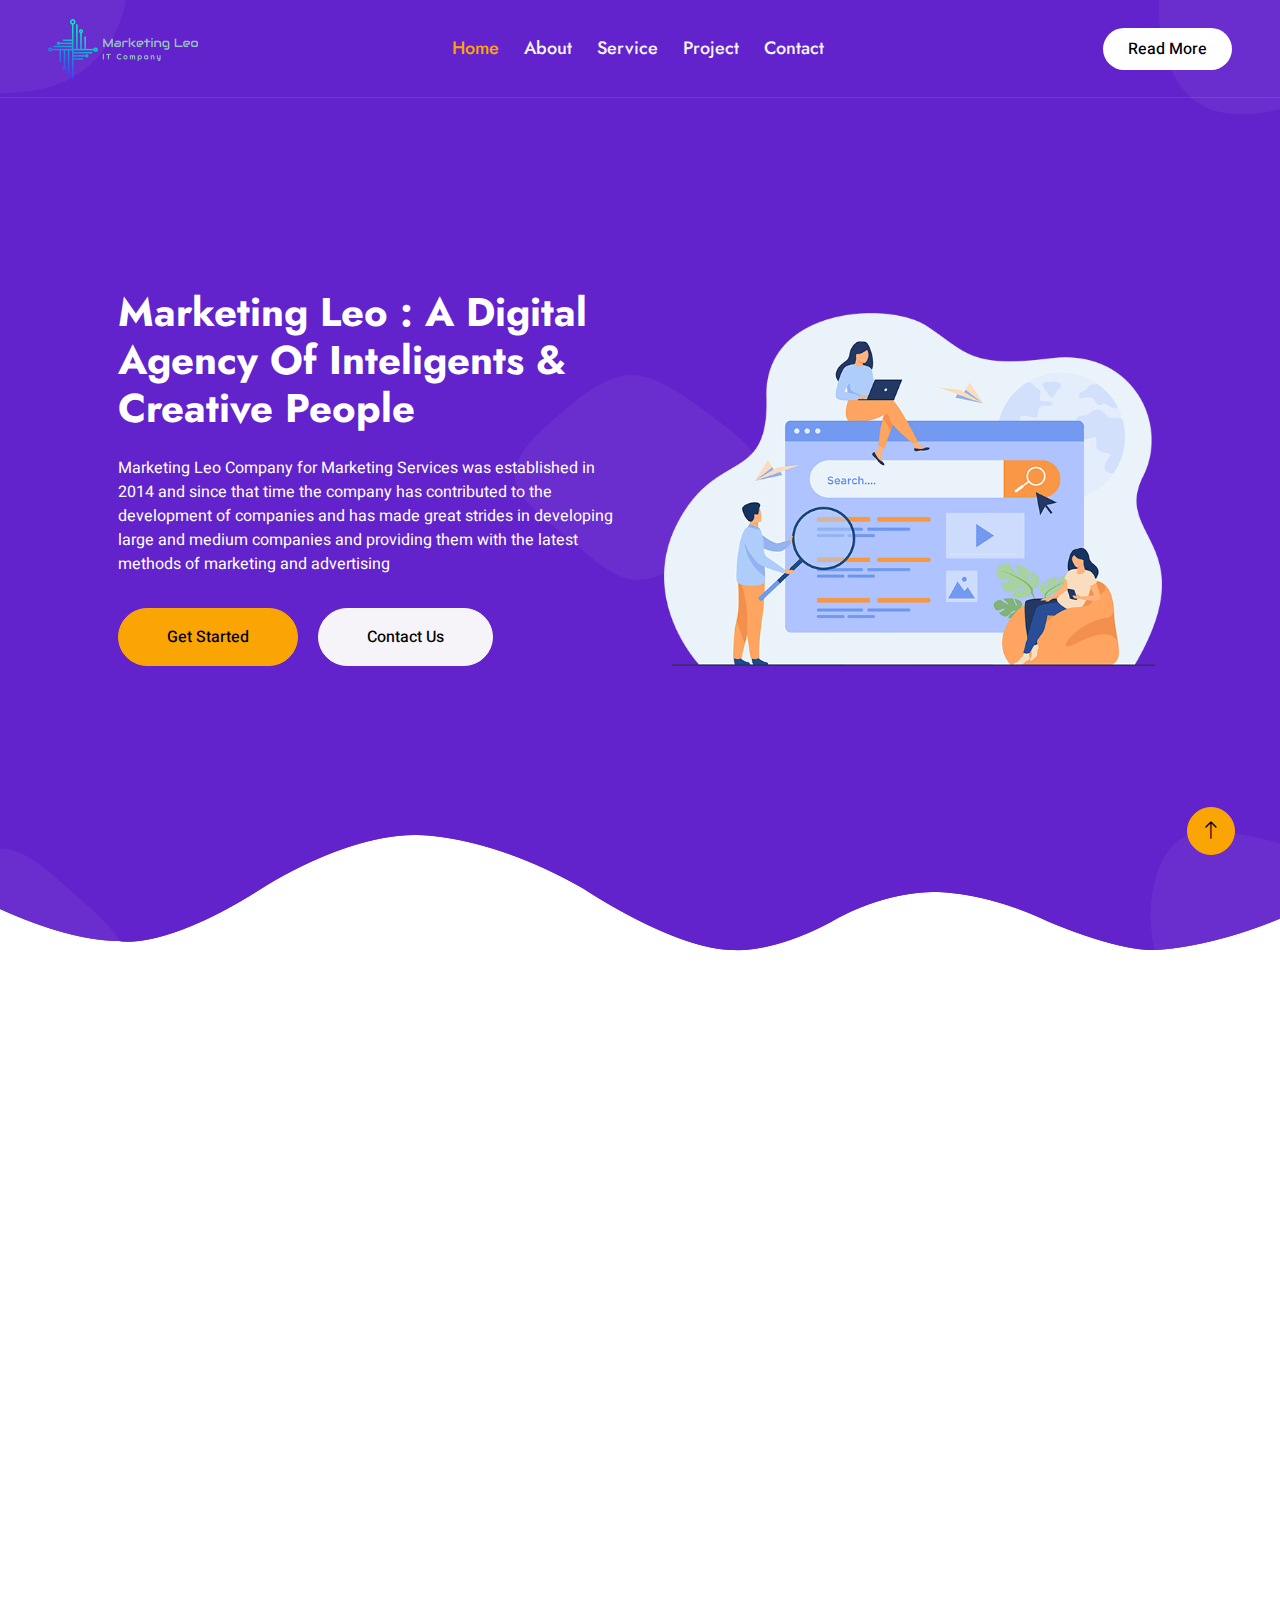
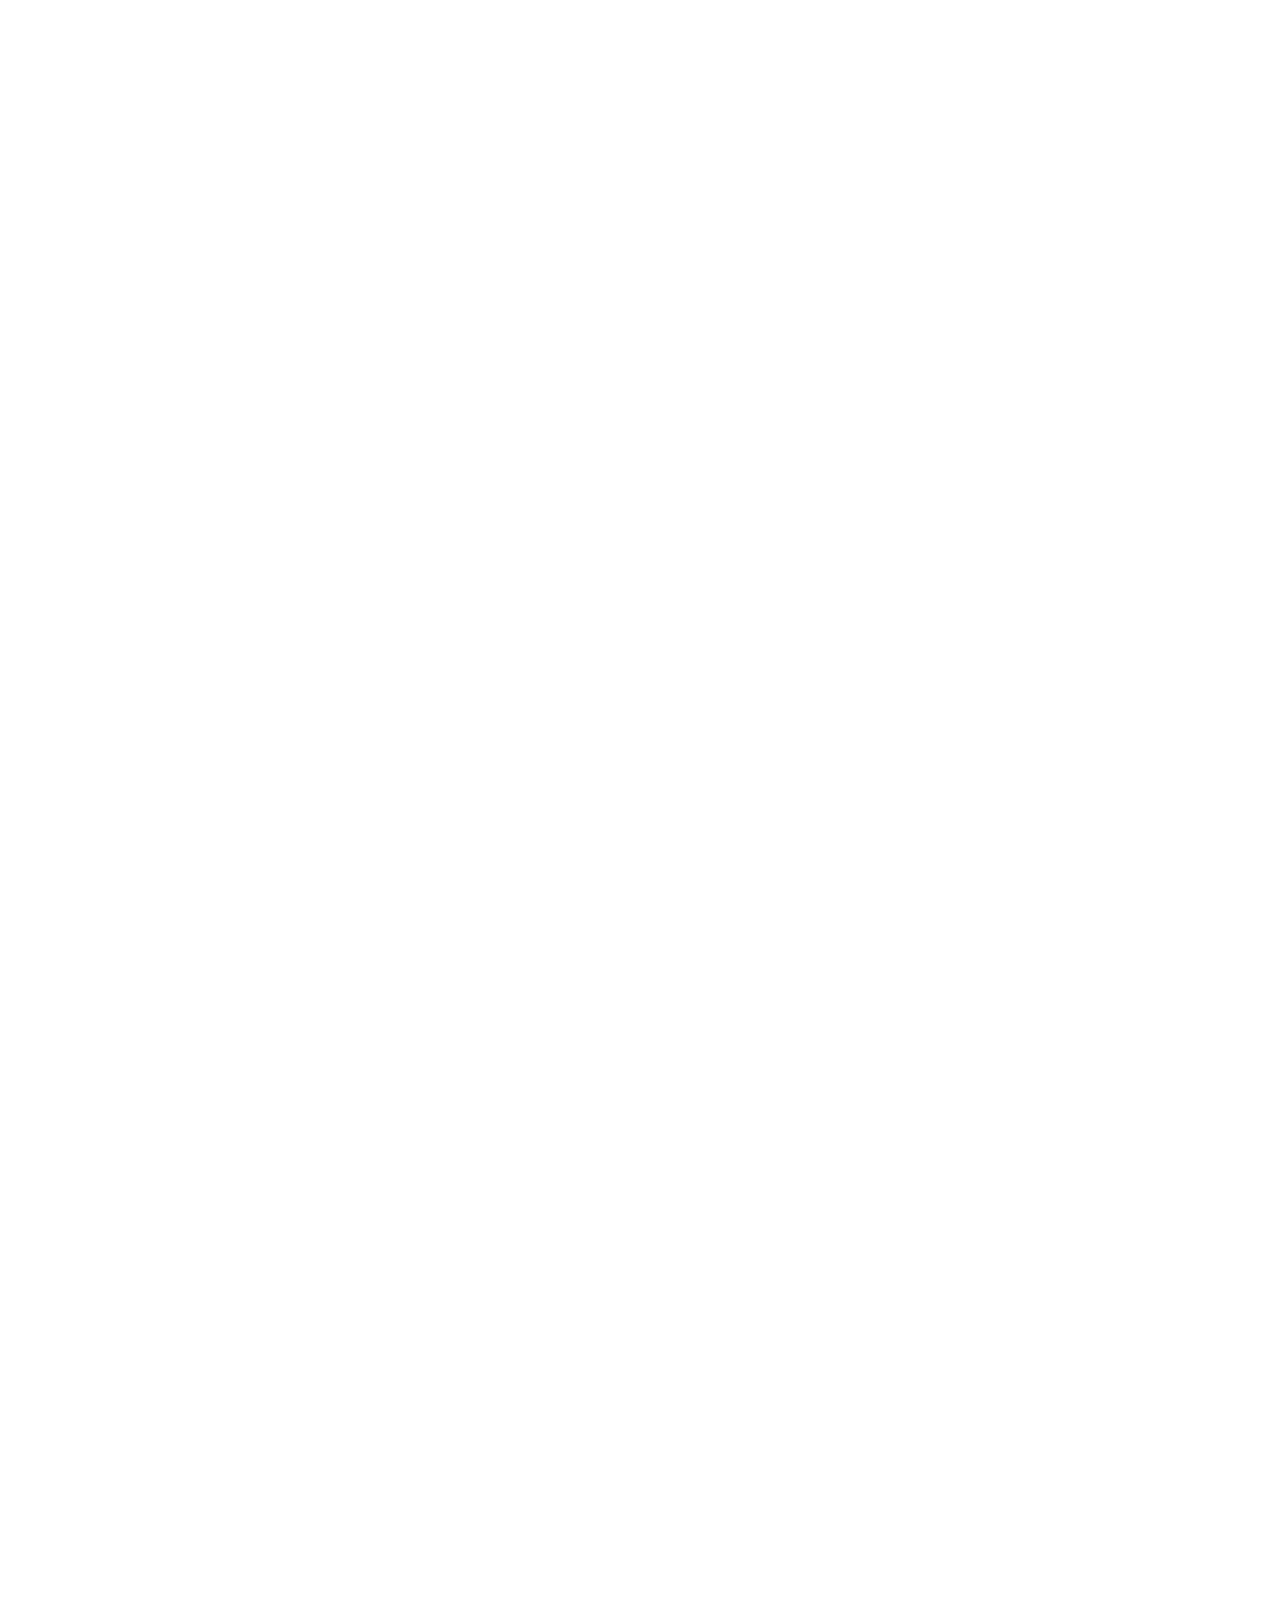
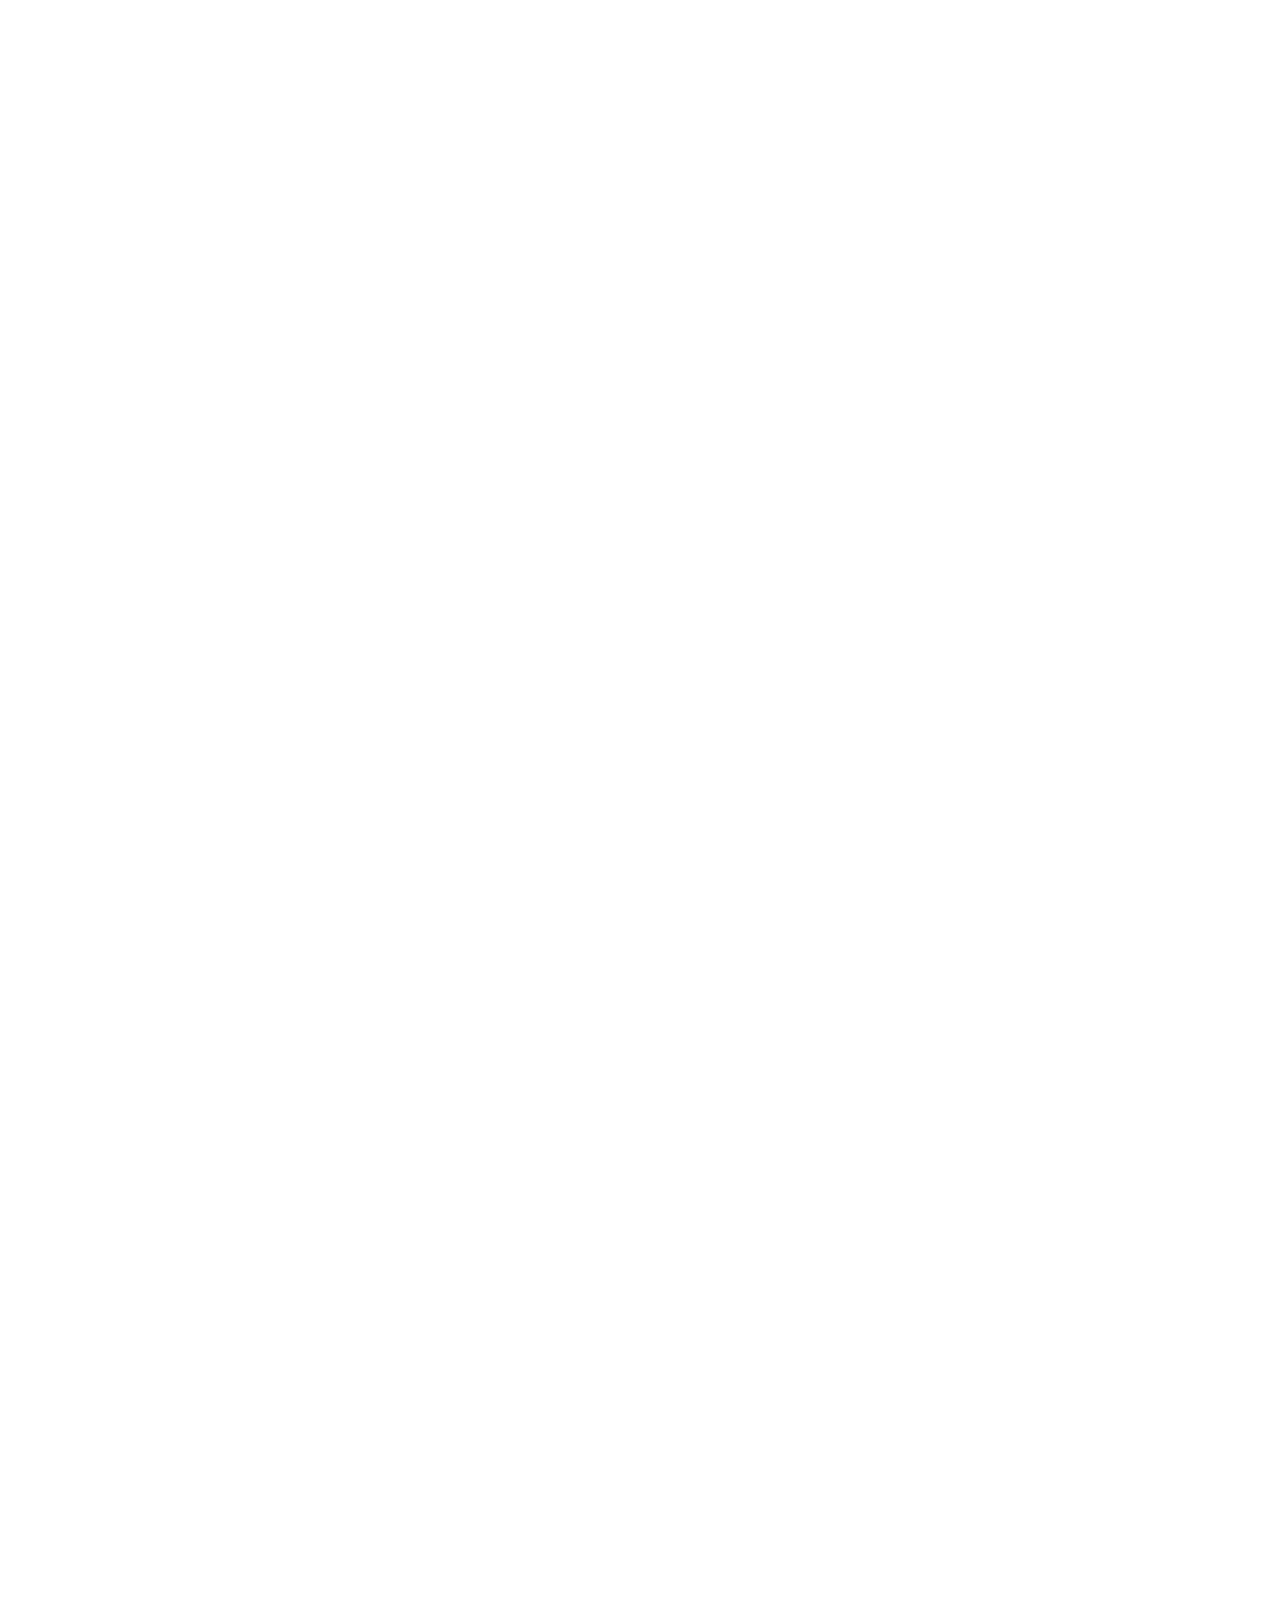
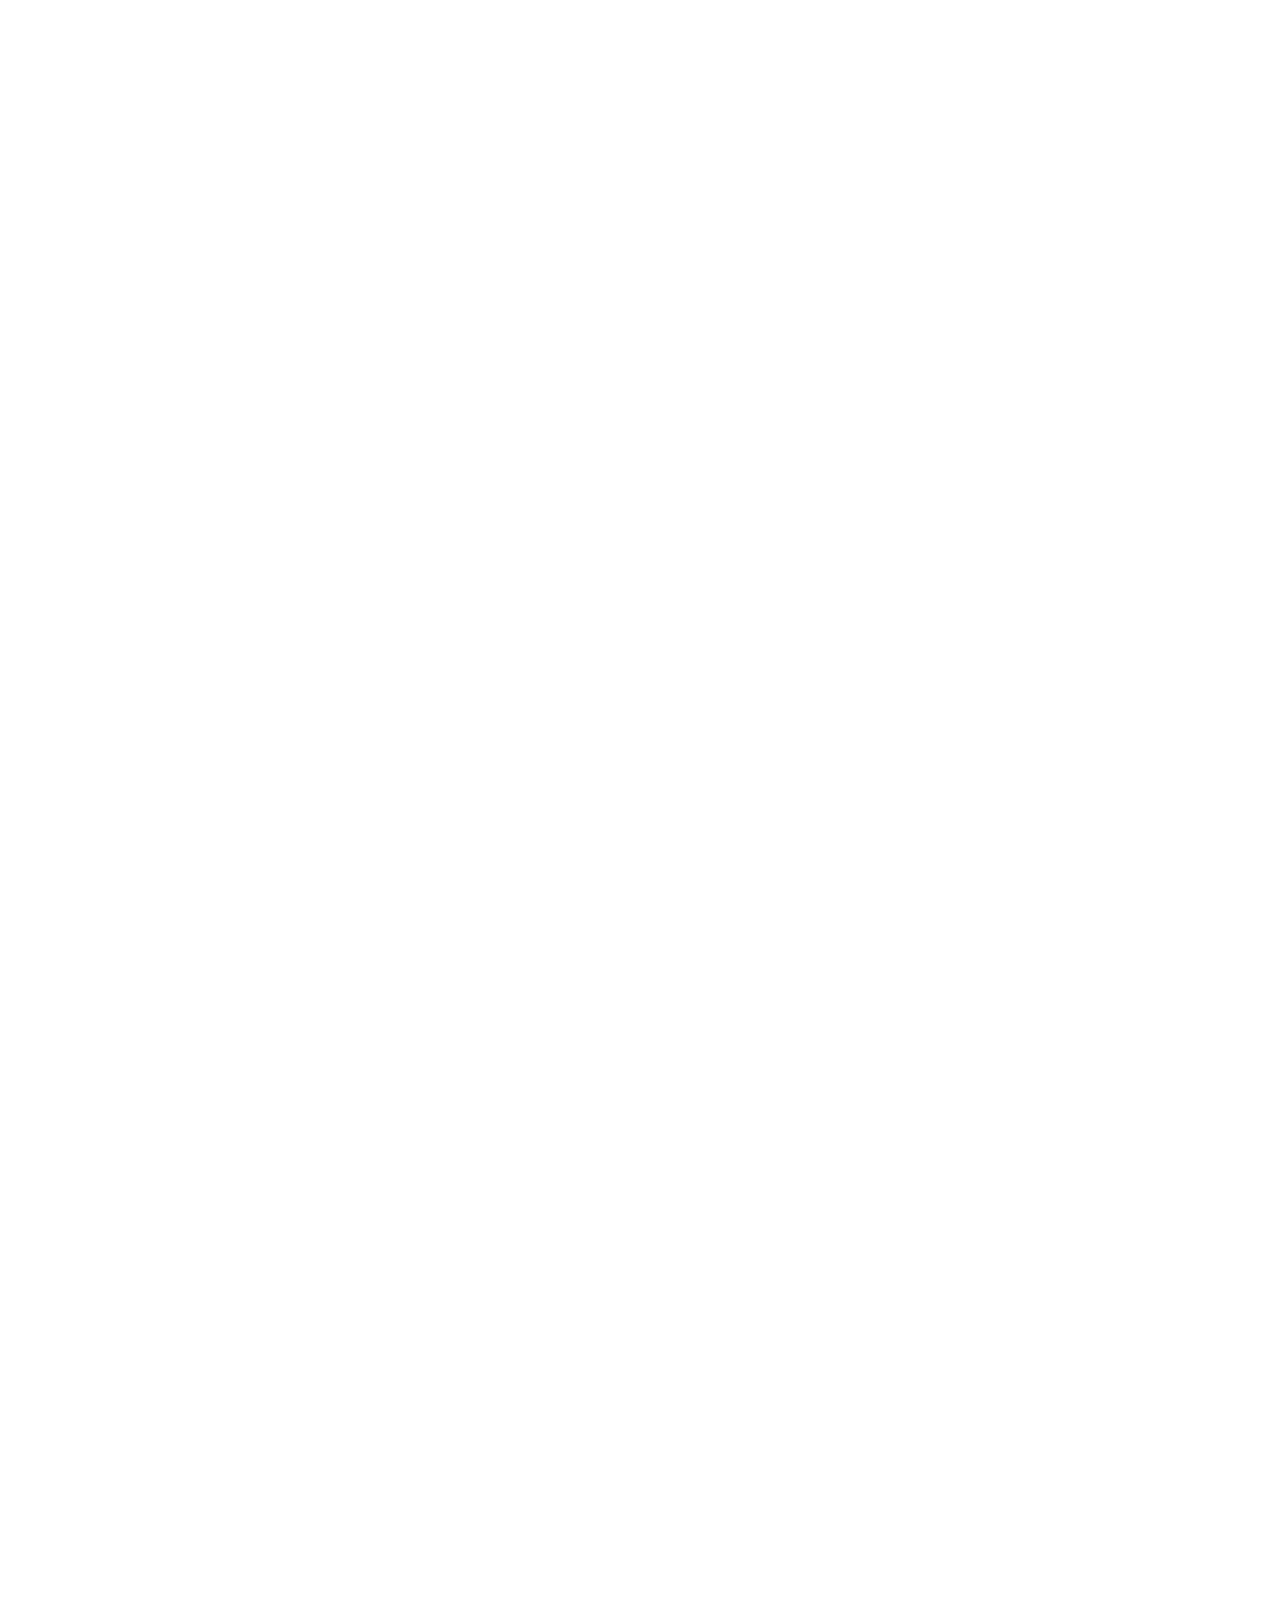
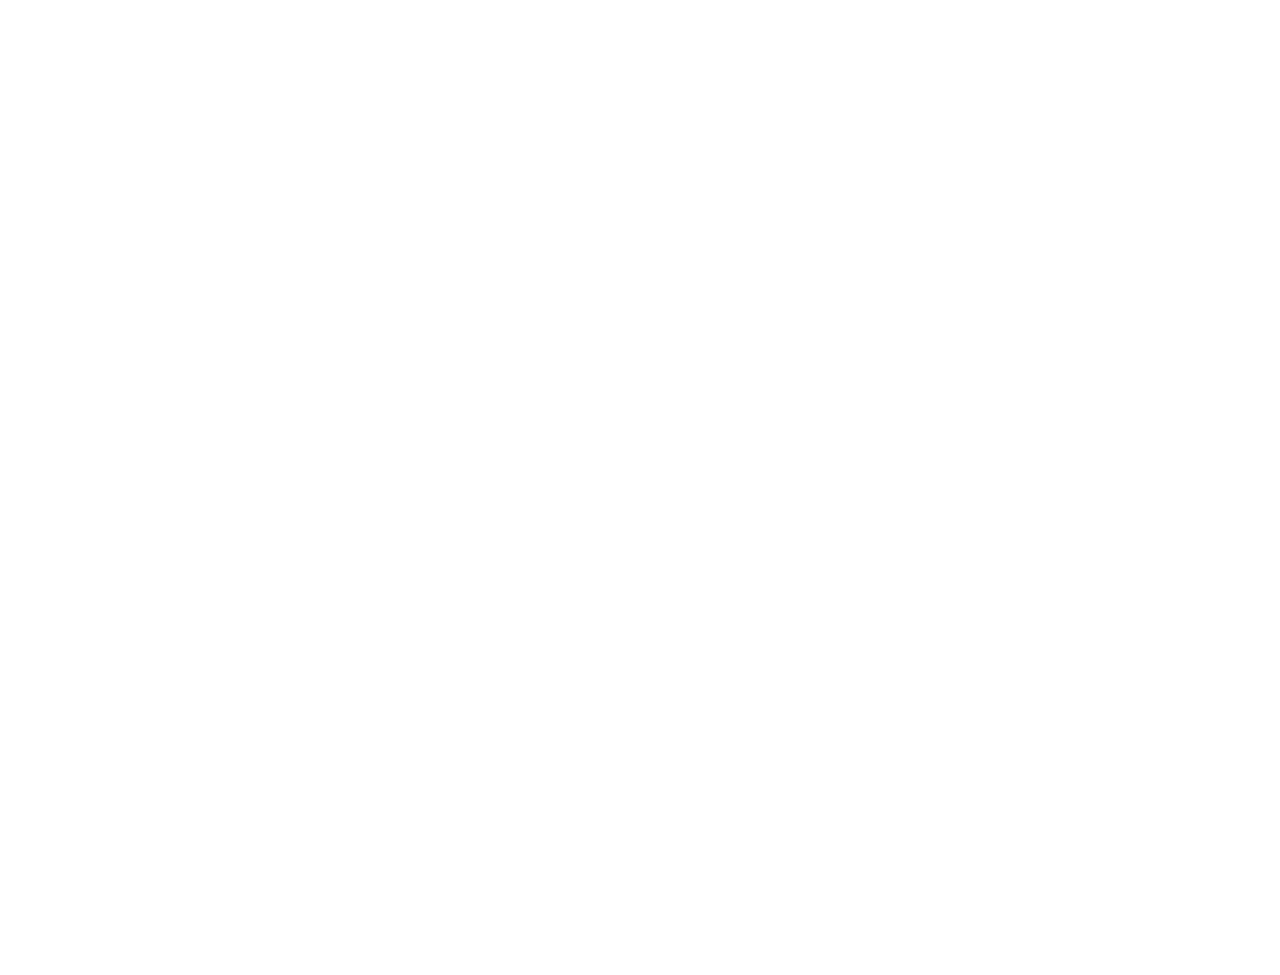
<file: index.html>
<!DOCTYPE html>
<html lang="en">

<head>
    <meta charset="utf-8">
    <title>Marketing Leo</title>
    <meta content="width=device-width, initial-scale=1.0" name="viewport">
    <meta content="" name="keywords">
    <meta content="" name="description">

    <!-- Favicon -->
    <link href="img/MarketingLeo.png" rel="icon">

    <!-- Google Web Fonts -->
    <link rel="preconnect" href="https://fonts.googleapis.com">
    <link rel="preconnect" href="https://fonts.gstatic.com" crossorigin>
    <link href="https://fonts.googleapis.com/css2?family=Heebo:wght@400;500&family=Jost:wght@500;600;700&display=swap" rel="stylesheet"> 

    <!-- Icon Font Stylesheet -->
    <link href="https://cdnjs.cloudflare.com/ajax/libs/font-awesome/5.10.0/css/all.min.css" rel="stylesheet">
    <link href="https://cdn.jsdelivr.net/npm/bootstrap-icons@1.4.1/font/bootstrap-icons.css" rel="stylesheet">

    <!-- Libraries Stylesheet -->
    <link href="lib/animate/animate.min.css" rel="stylesheet">
    <link href="lib/owlcarousel/assets/owl.carousel.min.css" rel="stylesheet">
    <link href="lib/lightbox/css/lightbox.min.css" rel="stylesheet">

    <!-- Customized Bootstrap Stylesheet -->
    <link href="css/bootstrap.min.css" rel="stylesheet">

    <!-- Template Stylesheet -->
    <link href="css/style.css" rel="stylesheet">
</head>

<body>
    <div class="container-xxl bg-white p-0">
        <!-- Spinner Start -->
        <div id="spinner" class="show bg-white position-fixed translate-middle w-100 vh-100 top-50 start-50 d-flex align-items-center justify-content-center">
            <div class="spinner-grow text-primary" style="width: 3rem; height: 3rem;" role="status">
                <span class="sr-only">Loading...</span>
            </div>
        </div>
        <!-- Spinner End -->


        <!-- Navbar & Hero Start -->
        <div class="container-xxl position-relative p-0">
            <nav class="navbar navbar-expand-lg navbar-light px-4 px-lg-5 py-3 py-lg-0">
                <a href="" class="navbar-brand p-0">
                    <!--<h1 class="m-0">Marketing Leo</h1>-->
                    <img src="img/MarketingLeo.png" alt="Logo">
                </a>
                <button class="navbar-toggler" type="button" data-bs-toggle="collapse" data-bs-target="#navbarCollapse">
                    <span class="fa fa-bars"></span>
                </button>
                <div class="collapse navbar-collapse" id="navbarCollapse">
                    <div class="navbar-nav mx-auto py-0">
                        <a href="index.html" class="nav-item nav-link active">Home</a>
                        <a href="index.html" class="nav-item nav-link">About</a>
                        <a href="index.html" class="nav-item nav-link">Service</a>
                        <a href="index.html" class="nav-item nav-link">Project</a>
                        <!--<div class="nav-item dropdown">
                            <a href="#" class="nav-link dropdown-toggle" data-bs-toggle="dropdown">Pages</a>
                            <div class="dropdown-menu m-0">
                                <a href="team.html" class="dropdown-item">Our Team</a>
                                <a href="testimonial.html" class="dropdown-item">Testimonial</a>
                                <a href="404.html" class="dropdown-item">404 Page</a>
                            </div>
                        </div>-->
                        <a href="index.html" class="nav-item nav-link">Contact</a>
                    </div>
                   <!-- <div class="nav-item dropdown">
                            <a href="#" class="btn rounded-pill py-2 px-4 ms-3 d-none d-lg-block nav-link dropdown-toggle " data-bs-toggle="dropdown">Pages</a>
                            <div class="dropdown-menu m-0">
                                <a href="team.html" class="dropdown-item">Our Team</a>
                                <a href="testimonial.html" class="dropdown-item">Testimonial</a>
                                <a href="404.html" class="dropdown-item">404 Page</a>
                            </div>
                        </div>-->
                    <a href="" class="btn rounded-pill py-2 px-4 ms-3 d-none d-lg-block start" style="">Read More</a>
                </div>
            </nav>

            <div class="container-xxl bg-primary hero-header">
                <div class="container px-lg-5">
                    <div class="row g-5 align-items-end">
                        <div class="col-lg-6 text-center text-lg-start">
                            <h1 class="text-white mb-4 animated slideInDown">Marketing Leo : A Digital Agency Of Inteligents & Creative People</h1>
                            <p class="text-white pb-3 animated slideInDown">Marketing Leo Company for Marketing Services was established in 2014 and since that time the company has contributed to the development of companies and has made great strides in developing large and medium companies and providing them with the latest methods of marketing and advertising</p>
                            <a href="" class="btn btn-secondary py-sm-3 px-sm-5 rounded-pill me-3 animated slideInLeft">Get Started</a>
                            <a href="" class="btn btn-light py-sm-3 px-sm-5 rounded-pill animated slideInRight">Contact Us</a>
                        </div>
                        <div class="col-lg-6 text-center text-lg-start">
                            <img class="img-fluid animated zoomIn" src="img/hero.png" alt="">
                        </div>
                    </div>
                </div>
            </div>
        </div>
        <!-- Navbar & Hero End -->


        <!-- Feature Start -->
        <div class="container-xxl py-5">
            <div class="container py-5 px-lg-5">
                <div class="row g-4">
                    <div class="col-lg-4 wow fadeInUp" data-wow-delay="0.2s">
                        <div class="feature-item bg-light rounded text-center p-4">
                            <i class="fa fa-3x fa-mail-bulk text-primary mb-4"></i>
                            <h5 class="mb-3">Digital Marketing</h5>
                            <p class="m-0">We have a professional team that can deliver your service - your product to all your target customers through marketing via Facebook - Instagram - Twitter - Snapchat - Google.</p>
                        </div>
                    </div>
                    <div class="col-lg-4 wow fadeInUp" data-wow-delay="0.3s">
                        <div class="feature-item bg-light rounded text-center p-4">
                            <i class="fa fa-3x fa-search text-primary mb-4"></i>
                            <h5 class="mb-3">SEO & Backlinks</h5>
                            <p class="m-0">We offer you the creation websites that are compatible with the search engines Google and Yahoo and Search engine optimization services for your website through a solid plan to get you to the first  as soon .</p>
                        </div>
                    </div>
                    <div class="col-lg-4 wow fadeInUp" data-wow-delay="0.5s">
                        <div class="feature-item bg-light rounded text-center p-4">
                            <i class="fa fa-3x fa-laptop-code text-primary mb-4"></i>
                            <h5 class="mb-3">Design & Development</h5>
                            <p class="m-0">We offer you the creation and design of websites that are with the highest quality and the best possible ways and compatible with the search engines Google and Yahoo .</p>
                        </div>
                    </div>
                </div>
            </div>
        </div>
        <!-- Feature End -->


        <!-- About Start -->
        <div class="container-xxl py-5">
            <div class="container py-5 px-lg-5">
                <div class="row g-5 align-items-center">
                    <div class="col-lg-6 wow fadeInUp" data-wow-delay="0.1s">
                        <p class="section-title text-secondary">About Us<span></span></p>
                        <h1 class="mb-5">#1 Digital solution with 10 years of experience</h1>
                        <p class="mb-4">Marketing Leo is an electronic marketing company in Morocco
                        Licensed with commercial registration number: 70844
                        Tax Card No.: 552-676-373
                        Marketing Leo Marketing Services was established in 2014 and since that time the company has contributed to the development of companies
                        They have made great stides in developing large and medium-sized companies and providing them with the latest marketing and advertising methods</p>
                        <div class="skill mb-4">
                            <div class="d-flex justify-content-between">
                                <p class="mb-2">Digital Marketing</p>
                                <p class="mb-2">98%</p>
                            </div>
                            <div class="progress">
                                <div class="progress-bar bg-primary" role="progressbar" aria-valuenow="98" aria-valuemin="0" aria-valuemax="100"></div>
                            </div>
                        </div>
                        <div class="skill mb-4">
                            <div class="d-flex justify-content-between">
                                <p class="mb-2">SEO & Backlinks</p>
                                <p class="mb-2">90%</p>
                            </div>
                            <div class="progress">
                                <div class="progress-bar bg-secondary" role="progressbar" aria-valuenow="90" aria-valuemin="0" aria-valuemax="100"></div>
                            </div>
                        </div>
                        <div class="skill mb-4">
                            <div class="d-flex justify-content-between">
                                <p class="mb-2">Design & Development</p>
                                <p class="mb-2">95%</p>
                            </div>
                            <div class="progress">
                                <div class="progress-bar bg-dark" role="progressbar" aria-valuenow="95" aria-valuemin="0" aria-valuemax="100"></div>
                            </div>
                        </div>
                        <a href="" class="btn btn-primary py-sm-3 px-sm-5 rounded-pill mt-3">Read More</a>
                    </div>
                    <div class="col-lg-6">
                        <img class="img-fluid wow zoomIn" data-wow-delay="0.5s" src="img/about.png">
                    </div>
                </div>
            </div>
        </div>
        <!-- About End -->


        <!-- Facts Start -->
        <div class="container-xxl bg-primary fact py-5 wow fadeInUp" data-wow-delay="0.1s">
            <div class="container py-5 px-lg-5">
                <div class="row g-4">
                    <div class="col-md-6 col-lg-3 text-center wow fadeIn" data-wow-delay="0.1s">
                        <i class="fa fa-certificate fa-3x text-secondary mb-3"></i>
                        <h1 class="text-white mb-2" data-toggle="counter-up">1234</h1>
                        <p class="text-white mb-0">Years Experience</p>
                    </div>
                    <div class="col-md-6 col-lg-3 text-center wow fadeIn" data-wow-delay="0.3s">
                        <i class="fa fa-users-cog fa-3x text-secondary mb-3"></i>
                        <h1 class="text-white mb-2" data-toggle="counter-up">1234</h1>
                        <p class="text-white mb-0">Team Members</p>
                    </div>
                    <div class="col-md-6 col-lg-3 text-center wow fadeIn" data-wow-delay="0.5s">
                        <i class="fa fa-users fa-3x text-secondary mb-3"></i>
                        <h1 class="text-white mb-2" data-toggle="counter-up">1234</h1>
                        <p class="text-white mb-0">Satisfied Clients</p>
                    </div>
                    <div class="col-md-6 col-lg-3 text-center wow fadeIn" data-wow-delay="0.7s">
                        <i class="fa fa-check fa-3x text-secondary mb-3"></i>
                        <h1 class="text-white mb-2" data-toggle="counter-up">1234</h1>
                        <p class="text-white mb-0">Compleate Projects</p>
                    </div>
                </div>
            </div>
        </div>
        <!-- Facts End -->


        <!-- Service Start -->
        <div class="container-xxl py-5">
            <div class="container py-5 px-lg-5">
                <div class="wow fadeInUp" data-wow-delay="0.1s">
                    <p class="section-title text-secondary justify-content-center"><span></span>Our Services<span></span></p>
                    <h1 class="text-center mb-5">What Solutions We Provide</h1>
                </div>
                <div class="row g-4">
                    <div class="col-lg-4 col-md-6 wow fadeInUp" data-wow-delay="0.1s">
                        <div class="service-item d-flex flex-column text-center rounded">
                            <div class="service-icon flex-shrink-0">
                                <i class="fa fa-search fa-2x"></i>
                            </div>
                            <h5 class="mb-3">SEO Optimization</h5>
                            <p class="m-0">Improving the appearance of the site in search engines and improving the smoothness of the site to make it easier to identify it's content by Google .</p>
                            <a class="btn btn-square" href=""><i class="fa fa-arrow-right"></i></a>
                        </div>
                    </div>
                    <div class="col-lg-4 col-md-6 wow fadeInUp" data-wow-delay="0.3s">
                        <div class="service-item d-flex flex-column text-center rounded">
                            <div class="service-icon flex-shrink-0">
                                <i class="fa fa-laptop-code fa-2x"></i>
                            </div>
                            <h5 class="mb-3">Web Design</h5>
                            <p class="m-0">Designing web pages with the highest quality and the best possible ways in order to facilitate access to them and to ensure the best user experience, smoothness and access.</p>
                            <a class="btn btn-square" href=""><i class="fa fa-arrow-right"></i></a>
                        </div>
                    </div>
                    <div class="col-lg-4 col-md-6 wow fadeInUp" data-wow-delay="0.5s">
                        <div class="service-item d-flex flex-column text-center rounded">
                            <div class="service-icon flex-shrink-0">
                                <i class="fab fa-facebook-f fa-2x"></i>
                            </div>
                            <h5 class="mb-3">Social Media Marketing</h5>
                            <p class="m-0">Doing the best marketing whether on a local or global level, by team specialized in marketing, buying and selling , product or telephone application .</p>
                            <a class="btn btn-square" href=""><i class="fa fa-arrow-right"></i></a>
                        </div>
                    </div>
                    <div class="col-lg-4 col-md-6 wow fadeInUp" data-wow-delay="0.1s">
                        <div class="service-item d-flex flex-column text-center rounded">
                            <div class="service-icon flex-shrink-0">
                                <i class="fa fa-mail-bulk fa-2x"></i>
                            </div>
                            <h5 class="mb-3">Email Marketing</h5>
                            <p class="m-0">The use of email within your marketing efforts to promote a business’s products and services, as well as incentivize customer loyalty. It can also be a softer sell to target your audience .</p>
                            <a class="btn btn-square" href=""><i class="fa fa-arrow-right"></i></a>
                        </div>
                    </div>
                    <div class="col-lg-4 col-md-6 wow fadeInUp" data-wow-delay="0.3s">
                        <div class="service-item d-flex flex-column text-center rounded">
                            <div class="service-icon flex-shrink-0">
                                <i class="fa fa-thumbs-up fa-2x"></i>
                            </div>
                            <h5 class="mb-3">PPC Advertising</h5>
                            <p class="m-0">we offre PPC is associated with first-tier search engines . With search engines, then we advertising  typically bid on keyword phrases relevant to their target market  are clicked.</p>
                            <a class="btn btn-square" href=""><i class="fa fa-arrow-right"></i></a>
                        </div>
                    </div>
                    <div class="col-lg-4 col-md-6 wow fadeInUp" data-wow-delay="0.5s">
                        <div class="service-item d-flex flex-column text-center rounded">
                            <div class="service-icon flex-shrink-0">
                                <i class="fab fa-android fa-2x"></i>
                            </div>
                            <h5 class="mb-3">App Development</h5>
                            <p class="m-0">Developing mobile applications using the best technologies , whether they are games, software , tools and building throught a clean user experience that is free from technical Errors.</p>
                            <a class="btn btn-square" href=""><i class="fa fa-arrow-right"></i></a>
                        </div>
                    </div>
                </div>
            </div>
        </div>
        <!-- Service End -->


        <!-- Newsletter Start -->
        <div class="container-xxl bg-primary newsletter py-5 wow fadeInUp" data-wow-delay="0.1s">
            <div class="container py-5 px-lg-5">
                <div class="row justify-content-center">
                    <div class="col-lg-7 text-center">
                        <p class="section-title text-white justify-content-center"><span></span>Newsletter<span></span></p>
                        <h1 class="text-center text-white mb-4">Stay Always In Touch</h1>
                        <p class="text-white mb-4">Be the first to know  about our new features
                        Learn more about the questions that may cross your mind, and if you want to know more, you should contact us via Email</p>
                        <div class="position-relative w-100 mt-3">
                            <input class="form-control border-0 rounded-pill w-100 ps-4 pe-5" type="text" placeholder="Enter Your Email" style="height: 48px;">
                            <button type="button" class="btn shadow-none position-absolute top-0 end-0 mt-1 me-2"><i class="fa fa-paper-plane text-primary fs-4"></i></button>
                        </div>
                    </div>
                </div>
            </div>
        </div>
        <!-- Newsletter End -->


        <!-- Projects Start -->
        <div class="container-xxl py-5">
            <div class="container py-5 px-lg-5">
                <div class="wow fadeInUp" data-wow-delay="0.1s">
                    <p class="section-title text-secondary justify-content-center"><span></span>Our Projects<span></span></p>
                    <h1 class="text-center mb-5">Recently Completed Projects</h1>
                </div>
                <div class="row mt-n2 wow fadeInUp" data-wow-delay="0.3s">
                    <div class="col-12 text-center">
                        <ul class="list-inline mb-5" id="portfolio-flters">
                            <li class="mx-2 active" data-filter="*">All</li>
                            <li class="mx-2" data-filter=".first">Web Design</li>
                            <li class="mx-2" data-filter=".second">Graphic Design</li>
                        </ul>
                    </div>
                </div>
                <div class="row g-4 portfolio-container">
                    <div class="col-lg-4 col-md-6 portfolio-item first wow fadeInUp" data-wow-delay="0.1s">
                        <div class="rounded overflow-hidden">
                            <div class="position-relative overflow-hidden">
                                <img class="img-fluid w-100" src="img/portfolio-1.jpg" alt="">
                                <div class="portfolio-overlay">
                                    <a class="btn btn-square btn-outline-light mx-1" href="img/portfolio-1.jpg" data-lightbox="portfolio"><i class="fa fa-eye"></i></a>
                                    <a class="btn btn-square btn-outline-light mx-1" href=""><i class="fa fa-link"></i></a>
                                </div>
                            </div>
                            <div class="bg-light p-4">
                                <p class="text-primary fw-medium mb-2">UI / UX Design</p>
                                <h5 class="lh-base mb-0">Digital Agency Website Design And Development</a>
                            </div>
                        </div>
                    </div>
                    <div class="col-lg-4 col-md-6 portfolio-item second wow fadeInUp" data-wow-delay="0.3s">
                        <div class="rounded overflow-hidden">
                            <div class="position-relative overflow-hidden">
                                <img class="img-fluid w-100" src="img/portfolio-2.jpg" alt="">
                                <div class="portfolio-overlay">
                                    <a class="btn btn-square btn-outline-light mx-1" href="img/portfolio-2.jpg" data-lightbox="portfolio"><i class="fa fa-eye"></i></a>
                                    <a class="btn btn-square btn-outline-light mx-1" href=""><i class="fa fa-link"></i></a>
                                </div>
                            </div>
                            <div class="bg-light p-4">
                                <p class="text-primary fw-medium mb-2">UI / UX Design</p>
                                <h5 class="lh-base mb-0">Digital Agency Website Design And Development</a>
                            </div>
                        </div>
                    </div>
                    <div class="col-lg-4 col-md-6 portfolio-item first wow fadeInUp" data-wow-delay="0.5s">
                        <div class="rounded overflow-hidden">
                            <div class="position-relative overflow-hidden">
                                <img class="img-fluid w-100" src="img/portfolio-3.jpg" alt="">
                                <div class="portfolio-overlay">
                                    <a class="btn btn-square btn-outline-light mx-1" href="img/portfolio-3.jpg" data-lightbox="portfolio"><i class="fa fa-eye"></i></a>
                                    <a class="btn btn-square btn-outline-light mx-1" href=""><i class="fa fa-link"></i></a>
                                </div>
                            </div>
                            <div class="bg-light p-4">
                                <p class="text-primary fw-medium mb-2">UI / UX Design</p>
                                <h5 class="lh-base mb-0">Digital Agency Website Design And Development</a>
                            </div>
                        </div>
                    </div>
                    <div class="col-lg-4 col-md-6 portfolio-item second wow fadeInUp" data-wow-delay="0.1s">
                        <div class="rounded overflow-hidden">
                            <div class="position-relative overflow-hidden">
                                <img class="img-fluid w-100" src="img/portfolio-4.jpg" alt="">
                                <div class="portfolio-overlay">
                                    <a class="btn btn-square btn-outline-light mx-1" href="img/portfolio-4.jpg" data-lightbox="portfolio"><i class="fa fa-eye"></i></a>
                                    <a class="btn btn-square btn-outline-light mx-1" href=""><i class="fa fa-link"></i></a>
                                </div>
                            </div>
                            <div class="bg-light p-4">
                                <p class="text-primary fw-medium mb-2">UI / UX Design</p>
                                <h5 class="lh-base mb-0">Digital Agency Website Design And Development</a>
                            </div>
                        </div>
                    </div>
                    <div class="col-lg-4 col-md-6 portfolio-item first wow fadeInUp" data-wow-delay="0.3s">
                        <div class="rounded overflow-hidden">
                            <div class="position-relative overflow-hidden">
                                <img class="img-fluid w-100" src="img/portfolio-5.jpg" alt="">
                                <div class="portfolio-overlay">
                                    <a class="btn btn-square btn-outline-light mx-1" href="img/portfolio-5.jpg" data-lightbox="portfolio"><i class="fa fa-eye"></i></a>
                                    <a class="btn btn-square btn-outline-light mx-1" href=""><i class="fa fa-link"></i></a>
                                </div>
                            </div>
                            <div class="bg-light p-4">
                                <p class="text-primary fw-medium mb-2">UI / UX Design</p>
                                <h5 class="lh-base mb-0">Digital Agency Website Design And Development</a>
                            </div>
                        </div>
                    </div>
                    <div class="col-lg-4 col-md-6 portfolio-item second wow fadeInUp" data-wow-delay="0.5s">
                        <div class="rounded overflow-hidden">
                            <div class="position-relative overflow-hidden">
                                <img class="img-fluid w-100" src="img/portfolio-6.jpg" alt="">
                                <div class="portfolio-overlay">
                                    <a class="btn btn-square btn-outline-light mx-1" href="img/portfolio-6.jpg" data-lightbox="portfolio"><i class="fa fa-eye"></i></a>
                                    <a class="btn btn-square btn-outline-light mx-1" href=""><i class="fa fa-link"></i></a>
                                </div>
                            </div>
                            <div class="bg-light p-4">
                                <p class="text-primary fw-medium mb-2">UI / UX Design</p>
                                <h5 class="lh-base mb-0">Digital Agency Website Design And Development</a>
                            </div>
                        </div>
                    </div>
                </div>
            </div>
        </div>
        <!-- Projects End -->


        <!-- Testimonial Start -->
      <!-- <div class="container-xxl py-5 wow fadeInUp" data-wow-delay="0.1s">
            <div class="container py-5 px-lg-5">
                <p class="section-title text-secondary justify-content-center"><span></span>Testimonial<span></span></p>
                <h1 class="text-center mb-5">What Say Our Clients!</h1>
                <div class="owl-carousel testimonial-carousel">
                    <div class="testimonial-item bg-light rounded my-4">
                        <p class="fs-5"><i class="fa fa-quote-left fa-4x text-primary mt-n4 me-3"></i>Diam dolor diam ipsum sit. Aliqu diam amet diam et eos. Clita erat ipsum et lorem et sit sed stet lorem sit clita duo justo.</p>
                        <div class="d-flex align-items-center">
                            <img class="img-fluid flex-shrink-0 rounded-circle" src="img/testimonial-1.jpg" style="width: 65px; height: 65px;">
                            <div class="ps-4">
                                <h5 class="mb-1">Client Name</h5>
                                <span>Profession</span>
                            </div>
                        </div>
                    </div>
                    <div class="testimonial-item bg-light rounded my-4">
                        <p class="fs-5"><i class="fa fa-quote-left fa-4x text-primary mt-n4 me-3"></i>Diam dolor diam ipsum sit. Aliqu diam amet diam et eos. Clita erat ipsum et lorem et sit sed stet lorem sit clita duo justo.</p>
                        <div class="d-flex align-items-center">
                            <img class="img-fluid flex-shrink-0 rounded-circle" src="img/testimonial-2.jpg" style="width: 65px; height: 65px;">
                            <div class="ps-4">
                                <h5 class="mb-1">Client Name</h5>
                                <span>Profession</span>
                            </div>
                        </div>
                    </div>
                    <div class="testimonial-item bg-light rounded my-4">
                        <p class="fs-5"><i class="fa fa-quote-left fa-4x text-primary mt-n4 me-3"></i>Diam dolor diam ipsum sit. Aliqu diam amet diam et eos. Clita erat ipsum et lorem et sit sed stet lorem sit clita duo justo.</p>
                        <div class="d-flex align-items-center">
                            <img class="img-fluid flex-shrink-0 rounded-circle" src="img/testimonial-3.jpg" style="width: 65px; height: 65px;">
                            <div class="ps-4">
                                <h5 class="mb-1">Client Name</h5>
                                <span>Profession</span>
                            </div>
                        </div>
                    </div>
                </div>
            </div>
        </div>-->
        <!-- Testimonial End -->


        <!-- Team Start -->
        <div class="container-xxl py-5">
            <div class="container py-5 px-lg-5">
                <div class="wow fadeInUp" data-wow-delay="0.1s">
                    <p class="section-title text-secondary justify-content-center"><span></span>Our Team<span></span></p>
                    <h1 class="text-center mb-5">Our Team Members</h1>
                </div>
                <div class="row g-4">
                    <div class="col-lg-4 col-md-6 wow fadeInUp" data-wow-delay="0.1s">
                        <div class="team-item bg-light rounded">
                            <div class="text-center border-bottom p-4">
                                <img class="img-fluid rounded-circle mb-4" src="img/abdo.png" alt="">
                                <h5>Tourgui</h5>
                                <span>CEO & Founder</span>
                            </div>
                            <div class="d-flex justify-content-center p-4">
                                <a class="btn btn-square mx-1" href=""><i class="fab fa-facebook-f"></i></a>
                                <a class="btn btn-square mx-1" href=""><i class="fab fa-twitter"></i></a>
                                <a class="btn btn-square mx-1" href=""><i class="fab fa-instagram"></i></a>
                                <a class="btn btn-square mx-1" href=""><i class="fab fa-linkedin-in"></i></a>
                            </div>
                        </div>
                    </div>
                    <div class="col-lg-4 col-md-6 wow fadeInUp" data-wow-delay="0.3s">
                        <div class="team-item bg-light rounded">
                            <div class="text-center border-bottom p-4">
                                <img class="img-fluid rounded-circle mb-4" src="img/abdo.png" alt="">
                                <h5>Tourgui Abderrahim</h5>
                                <span>Web Developer</span>
                            </div>
                            <div class="d-flex justify-content-center p-4">
                                <a class="btn btn-square mx-1" href=""><i class="fab fa-facebook-f"></i></a>
                                <a class="btn btn-square mx-1" href=""><i class="fab fa-twitter"></i></a>
                                <a class="btn btn-square mx-1" href=""><i class="fab fa-instagram"></i></a>
                                <a class="btn btn-square mx-1" href=""><i class="fab fa-linkedin-in"></i></a>
                            </div>
                        </div>
                    </div>
                    <div class="col-lg-4 col-md-6 wow fadeInUp" data-wow-delay="0.5s">
                        <div class="team-item bg-light rounded">
                            <div class="text-center border-bottom p-4">
                                <img class="img-fluid rounded-circle mb-4" src="img/abdo.png" alt="">
                                <h5>Tourgui</h5>
                                <span>SEO Expert</span>
                            </div>
                            <div class="d-flex justify-content-center p-4">
                                <a class="btn btn-square mx-1" href=""><i class="fab fa-facebook-f"></i></a>
                                <a class="btn btn-square mx-1" href=""><i class="fab fa-twitter"></i></a>
                                <a class="btn btn-square mx-1" href="https://Instagram.com/marketingleo.official"><i class="fab fa-instagram"></i></a>
                                <a class="btn btn-square mx-1" href=""><i class="fab fa-linkedin-in"></i></a>
                            </div>
                        </div>
                    </div>
                </div>
            </div>
        </div>
        <!-- Team End -->
        

        <!-- Footer Start -->
        <div class="container-fluid bg-primary text-light footer wow fadeIn" data-wow-delay="0.2s">
            <div class="container py-5 px-lg-5">
                <div class="row g-5">
                    <div class="col-md-6 col-lg-3">
                        <p class="section-title text-white h5 mb-4">Address<span></span></p>
                        <p><i class="fa fa-map-marker-alt me-3"></i>65 Extension Dakhla, Agadir ,Morokko</p>
                        <p><i class="fa fa-phone-alt me-3"></i>+212634914137</p>
                        <p><i class="fa fa-envelope me-3"></i>contact@marketingleo.com</p>
                        <div class="d-flex pt-2">
                            <a class="btn btn-outline-light btn-social" href=""><i class="fab fa-twitter"></i></a>
                            <a class="btn btn-outline-light btn-social" href=""><i class="fab fa-facebook-f"></i></a>
                            <a class="btn btn-outline-light btn-social" href=""><i class="fab fa-instagram"></i></a>
                            <a class="btn btn-outline-light btn-social" href=""><i class="fab fa-linkedin-in"></i></a>
                        </div>
                    </div>
                    <div class="col-md-6 col-lg-3">
                        <p class="section-title text-white h5 mb-4">Quick Link<span></span></p>
                        <a class="btn btn-link" href="">About Us</a>
                        <a class="btn btn-link" href="">Contact Us</a>
                        <a class="btn btn-link" href="">Privacy Policy</a>
                        <a class="btn btn-link" href="">Terms & Condition</a>
                     <!--   <a class="btn btn-link" href="">Career</a>-->
                    </div>
                    <div class="col-md-6 col-lg-3">
                        <p class="section-title text-white h5 mb-4">Gallery<span></span></p>
                        <div class="row g-2">
                            <div class="col-4">
                                <img class="img-fluid" src="img/portfolio-1.jpg" alt="Image">
                            </div>
                            <div class="col-4">
                                <img class="img-fluid" src="img/portfolio-2.jpg" alt="Image">
                            </div>
                            <div class="col-4">
                                <img class="img-fluid" src="img/portfolio-3.jpg" alt="Image">
                            </div>
                            <div class="col-4">
                                <img class="img-fluid" src="img/portfolio-4.jpg" alt="Image">
                            </div>
                            <div class="col-4">
                                <img class="img-fluid" src="img/portfolio-5.jpg" alt="Image">
                            </div>
                            <div class="col-4">
                                <img class="img-fluid" src="img/portfolio-6.jpg" alt="Image">
                            </div>
                        </div>
                    </div>
                    <div class="col-md-6 col-lg-3">
                        <p class="section-title text-white h5 mb-4">Newsletter<span></span></p>
                        <p>E-marketing via Facebook  Twitter  Instagram Google  Snapchat E-marketing for doctors E-marketing for companies E-marketing for real estate Graphic designs Design and creation of websites</p>
                        <div class="position-relative w-100 mt-3">
                            <input class="form-control border-0 rounded-pill w-100 ps-4 pe-5" type="text" placeholder="Your Email" style="height: 48px;">
                            <button type="button" class="btn shadow-none position-absolute top-0 end-0 mt-1 me-2"><i class="fa fa-paper-plane text-primary fs-4"></i></button>
                        </div>
                    </div>
                </div>
            </div>
            <div class="container px-lg-5">
                <div class="copyright">
                    <div class="row">
                        <div class="col-md-6 text-center text-md-start mb-3 mb-md-0">
                            &copy; <a class="border-bottom" href="index.html">Marketing Leo</a>, All Right Reserved. 
							Designed By <a class="border-bottom" href="https://tourguiabderrahim.netlify.app">Tourgui abderrahim</a>
                        </div>
                        <div class="col-md-6 text-center text-md-end">
                            <div class="footer-menu">
                                <a href="index.html">Home</a>
                                <a href="">Cookies</a>
                                <a href="">Help</a>
                                <a href="">FQAs</a>
                            </div>
                        </div>
                    </div>
                </div>
            </div>
        </div>
        <!-- Footer End -->


        <!-- Back to Top -->
        <a href="#" class="btn btn-lg btn-secondary btn-lg-square back-to-top"><i class="bi bi-arrow-up"></i></a>
    </div>

    <!-- JavaScript Libraries -->
    <script src="https://code.jquery.com/jquery-3.4.1.min.js"></script>
    <script src="https://cdn.jsdelivr.net/npm/bootstrap@5.0.0/dist/js/bootstrap.bundle.min.js"></script>
    <script src="lib/wow/wow.min.js"></script>
    <script src="lib/easing/easing.min.js"></script>
    <script src="lib/waypoints/waypoints.min.js"></script>
    <script src="lib/counterup/counterup.min.js"></script>
    <script src="lib/owlcarousel/owl.carousel.min.js"></script>
    <script src="lib/isotope/isotope.pkgd.min.js"></script>
    <script src="lib/lightbox/js/lightbox.min.js"></script>

    <!--  Javascript -->
    <script src="js/main.js"></script>
</body>

</html>
</file>
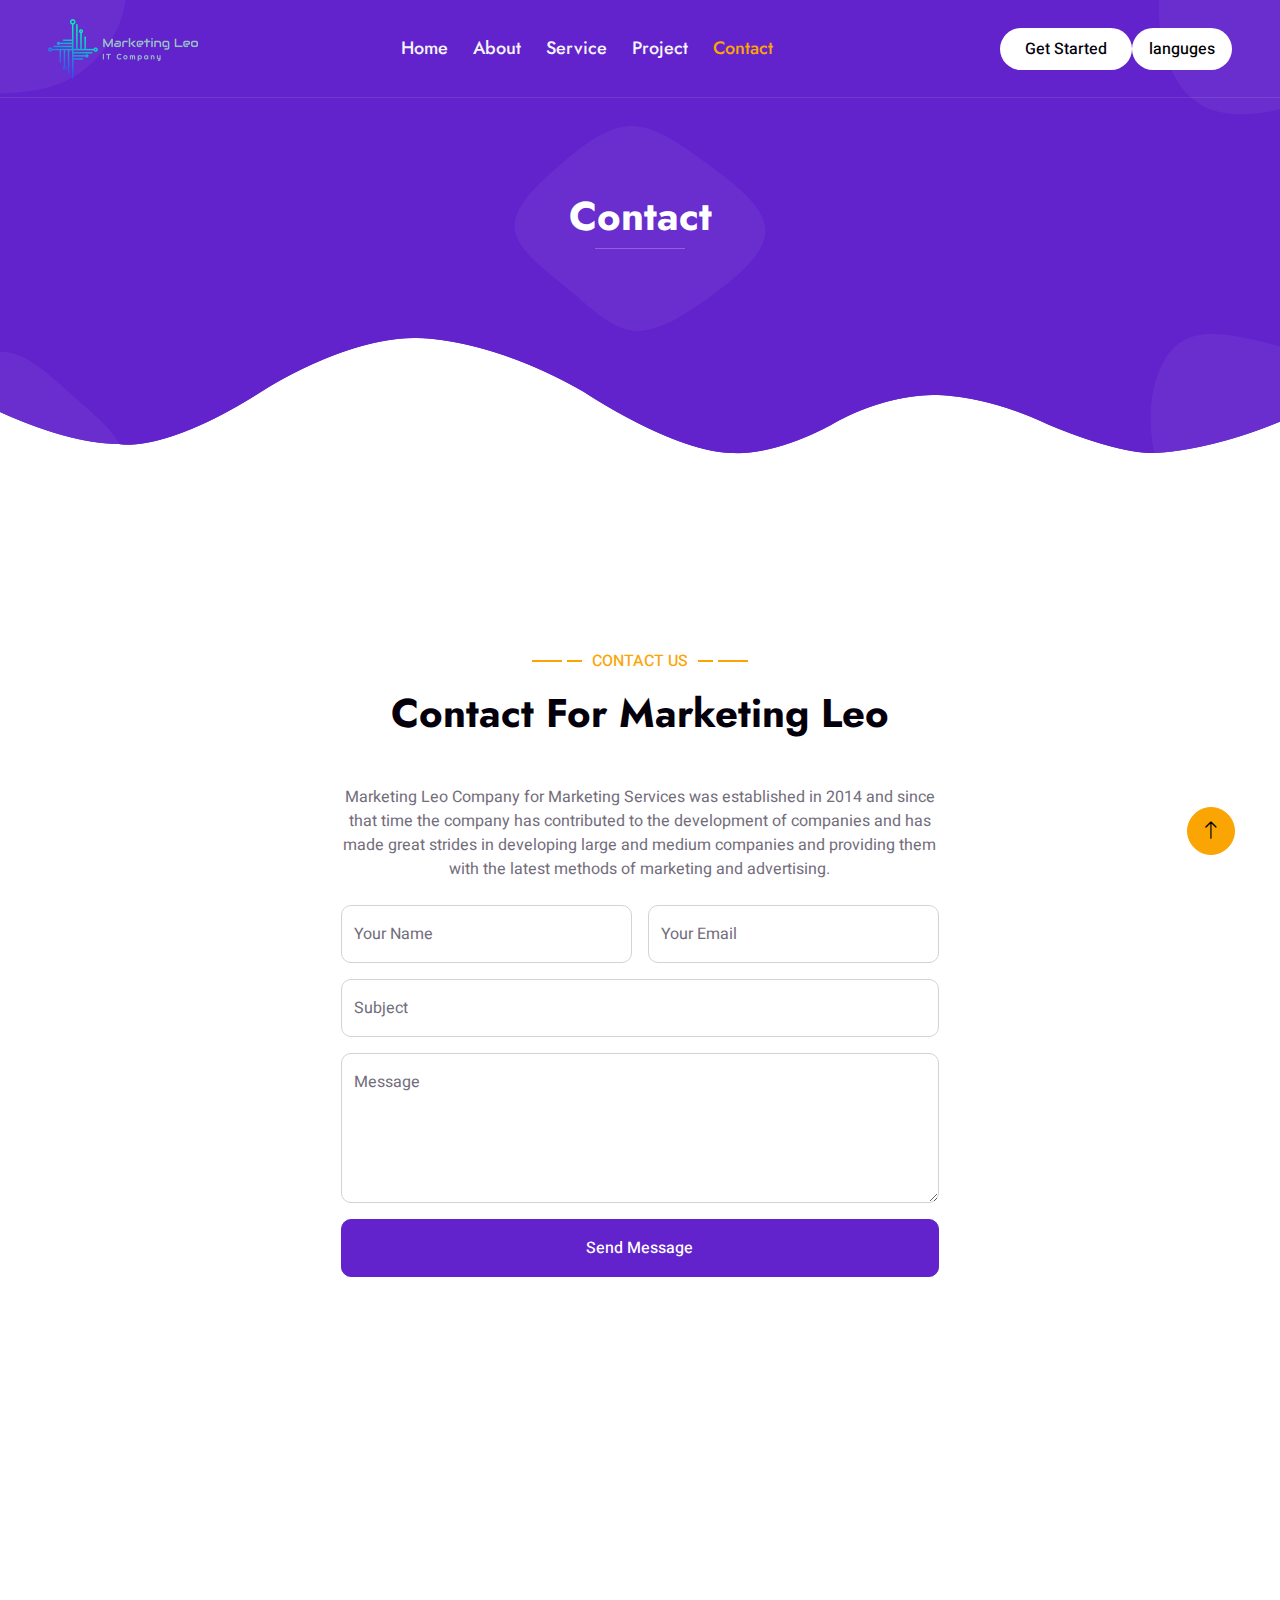
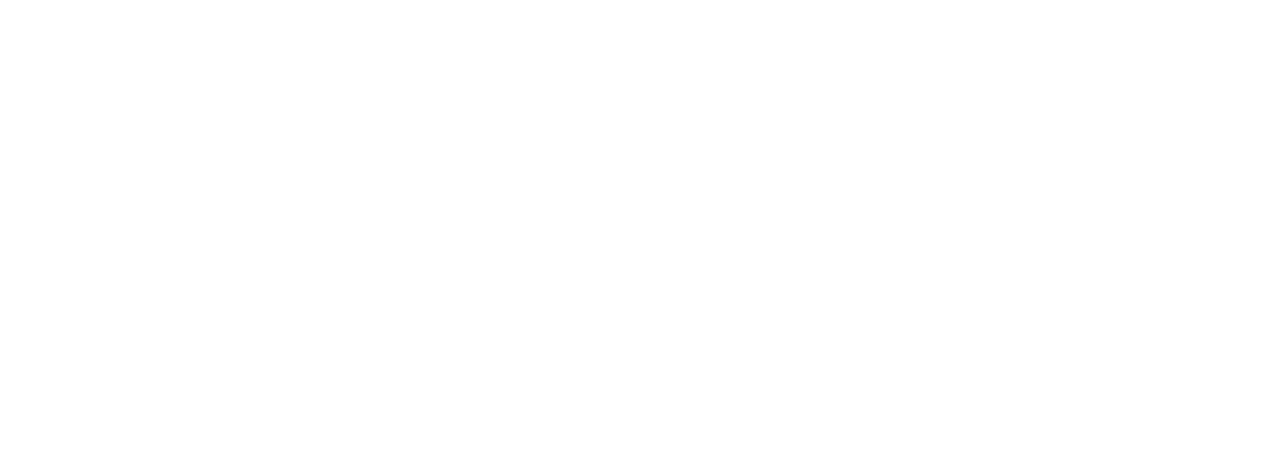
<file: contact.html>
<!DOCTYPE html>
<html lang="en">

<head>
    <meta charset="utf-8">
    <title>Marketing Leo</title>
    <meta content="width=device-width, initial-scale=1.0" name="viewport">
    <meta content="" name="keywords">
    <meta content="" name="description">

    <!-- Favicon -->
    <link href="img/MarketingLeo.png" rel="icon">

    <!-- Google Web Fonts -->
    <link rel="preconnect" href="https://fonts.googleapis.com">
    <link rel="preconnect" href="https://fonts.gstatic.com" crossorigin>
    <link href="https://fonts.googleapis.com/css2?family=Heebo:wght@400;500&family=Jost:wght@500;600;700&display=swap" rel="stylesheet"> 

    <!-- Icon Font Stylesheet -->
    <link href="https://cdnjs.cloudflare.com/ajax/libs/font-awesome/5.10.0/css/all.min.css" rel="stylesheet">
    <link href="https://cdn.jsdelivr.net/npm/bootstrap-icons@1.4.1/font/bootstrap-icons.css" rel="stylesheet">

    <!-- Libraries Stylesheet -->
    <link href="lib/animate/animate.min.css" rel="stylesheet">
    <link href="lib/owlcarousel/assets/owl.carousel.min.css" rel="stylesheet">
    <link href="lib/lightbox/css/lightbox.min.css" rel="stylesheet">

    <!-- Customized Bootstrap Stylesheet -->
    <link href="css/bootstrap.min.css" rel="stylesheet">

    <!-- Template Stylesheet -->
    <link href="css/style.css" rel="stylesheet">
</head>

<body>
    <div class="container-xxl bg-white p-0">
        <!-- Spinner Start -->
        <div id="spinner" class="show bg-white position-fixed translate-middle w-100 vh-100 top-50 start-50 d-flex align-items-center justify-content-center">
            <div class="spinner-grow text-primary" style="width: 3rem; height: 3rem;" role="status">
                <span class="sr-only">Loading...</span>
            </div>
        </div>
        <!-- Spinner End -->


        <!-- Navbar & Hero Start -->
        <div class="container-xxl position-relative p-0">
            <nav class="navbar navbar-expand-lg navbar-light px-4 px-lg-5 py-3 py-lg-0">
                <a href="" class="navbar-brand p-0">
                    <img src="img/MarketingLeo.png" alt="Logo">
                </a>
                <button class="navbar-toggler" type="button" data-bs-toggle="collapse" data-bs-target="#navbarCollapse">
                    <span class="fa fa-bars"></span>
                </button>
                <div class="collapse navbar-collapse" id="navbarCollapse">
                    <div class="navbar-nav mx-auto py-0">
                        <a href="index.html" class="nav-item nav-link">Home</a>
                        <a href="about.html" class="nav-item nav-link">About</a>
                        <a href="service.html" class="nav-item nav-link">Service</a>
                        <a href="project.html" class="nav-item nav-link">Project</a>
                        
                        <a href="contact.html" class="nav-item nav-link active">Contact</a>
                    </div>
                    <a href="" class="btn rounded-pill py-2 px-4 ms-3 d-none d-lg-block">Get Started</a>
                    <div class="nav-item dropdown">
                        <a href="#" style="color:black" class="nav-link btn rounded-pill " data-bs-toggle="dropdown">languges</a>
                            <div class="dropdown-menu m-0 " style="color:black;">
                                <a href="contact.html" class="dropdown-item">English</a>
                                <a href="contactar.html" class="dropdown-item">Arabic</a>
                                <a href="contactfr.html" class="dropdown-item">Frensh</a>
                                <a href="contactdu.html" class="dropdown-item">Deutsh</a>
                            </div>
                        </div>
                </div>
            </nav>

            <div class="container-xxl py-5 bg-primary hero-header">
                <div class="container my-5 py-5 px-lg-5">
                    <div class="row g-5 py-5">
                        <div class="col-12 text-center">
                            <h1 class="text-white animated slideInDown">Contact</h1>
                            <hr class="bg-white mx-auto mt-0" style="width: 90px;">
                        </div>
                    </div>
                </div>
            </div>
        </div>
        <!-- Navbar & Hero End -->


        <!-- Contact Start -->
        <div class="container-xxl py-5">
            <div class="container py-5 px-lg-5">
                <div class="wow fadeInUp" data-wow-delay="0.1s">
                    <p class="section-title text-secondary justify-content-center"><span></span>Contact Us<span></span></p>
                    <h1 class="text-center mb-5">Contact For Marketing Leo</h1>
                </div>
                <div class="row justify-content-center">
                    <div class="col-lg-7">
                        <div class="wow fadeInUp" data-wow-delay="0.3s">
                            <p class="text-center mb-4">Marketing Leo Company for Marketing Services was established in 2014 and since that time the company has contributed to the development of companies and has made great strides in developing large and medium companies and providing them with the latest methods of marketing and advertising.</p>
                            <form id='contact' action="https://formspree.io/f/maykwboq" method="POST">
                                <div class="row g-3">
                                    <div class="col-md-6">
                                        <div class="form-floating">
                                            <input name="name" type="text" class="form-control" id="name" placeholder="Your Name">
                                            <label for="name">Your Name</label>
                                        </div>
                                    </div>
                                    <div class="col-md-6">
                                        <div class="form-floating">
                                            <input name="email" type="email" class="form-control" id="email" placeholder="Your Email">
                                            <label for="email">Your Email</label>
                                        </div>
                                    </div>
                                    <div class="col-12">
                                        <div class="form-floating">
                                            <input name="subject" type="text" class="form-control" id="subject" placeholder="Subject">
                                            <label for="subject">Subject</label>
                                        </div>
                                    </div>
                                    <div class="col-12">
                                        <div class="form-floating">
                                            <textarea name="message" class="form-control" placeholder="Leave a message here" id="message" style="height: 150px"></textarea>
                                            <label for="message">Message</label>
                                        </div>
                                    </div>
                                    <div class="col-12">
                                        <button class="btn btn-primary w-100 py-3" type="submit">Send Message</button>
                                    </div>
                                </div>
                            </form>
                        </div>
                    </div>
                </div>
            </div>
        </div>
        <!-- Contact End -->
        

        <!-- Footer Start -->
        <div class="container-fluid bg-primary text-light footer wow fadeIn" data-wow-delay="0.2s">
            <div class="container py-5 px-lg-5">
                <div class="row g-5">
                    <div class="col-md-6 col-lg-3">
                        <p class="section-title text-white h5 mb-4">Address<span></span></p>
                        <p><i class="fa fa-map-marker-alt me-3"></i>65 Extension Dakhla, Agadir ,Morokko</p>
                        <p><i class="fa fa-phone-alt me-3"></i>+212634914137</p>
                        <p><i class="fa fa-envelope me-3"></i>contact@marketingleo.com</p>
                        <div class="d-flex pt-2">
                            <a class="btn btn-outline-light btn-social" href=""><i class="fab fa-twitter"></i></a>
                            <a class="btn btn-outline-light btn-social" href=""><i class="fab fa-facebook-f"></i></a>
                            <a class="btn btn-outline-light btn-social" href=""><i class="fab fa-instagram"></i></a>
                            <a class="btn btn-outline-light btn-social" href=""><i class="fab fa-linkedin-in"></i></a>
                        </div>
                    </div>
                    <div class="col-md-6 col-lg-3">
                        <p class="section-title text-white h5 mb-4">Quick Link<span></span></p>
                        <a class="btn btn-link" href="">About Us</a>
                        <a class="btn btn-link" href="contact.html">Contact Us</a>
                        <a class="btn btn-link" href="">Privacy Policy</a>
                        <a class="btn btn-link" href="">Terms & Condition</a>
                     <!--   <a class="btn btn-link" href="">Career</a>-->
                    </div>
                    <div class="col-md-6 col-lg-3">
                        <p class="section-title text-white h5 mb-4">Gallery<span></span></p>
                        <div class="row g-2">
                            <div class="col-4">
                                <img class="img-fluid" src="img/portfolio-1.jpg" alt="Image">
                            </div>
                            <div class="col-4">
                                <img class="img-fluid" src="img/portfolio-2.jpg" alt="Image">
                            </div>
                            <div class="col-4">
                                <img class="img-fluid" src="img/portfolio-3.jpg" alt="Image">
                            </div>
                            <div class="col-4">
                                <img class="img-fluid" src="img/portfolio-4.jpg" alt="Image">
                            </div>
                            <div class="col-4">
                                <img class="img-fluid" src="img/portfolio-5.jpg" alt="Image">
                            </div>
                            <div class="col-4">
                                <img class="img-fluid" src="img/portfolio-6.jpg" alt="Image">
                            </div>
                        </div>
                    </div>
                    <div class="col-md-6 col-lg-3">
                        <p class="section-title text-white h5 mb-4">Newsletter<span></span></p>
                        <p>E-marketing via Facebook  Twitter  Instagram Google  Snapchat E-marketing for doctors E-marketing for companies E-marketing for real estate Graphic designs Design and creation of websites</p>
                        
                        <div class="position-relative w-100 mt-3">
                            <form  method="POST"  action="https://formspree.io/f/maykwboq">
                            <input name="email" type="email" class="form-control border-0 rounded-pill w-100 ps-4 pe-5"   placeholder="Your Email" style="height: 48px;">
                            <button type="submit" class="btn shadow-none position-absolute top-0 end-0 mt-1 me-2"><i class="fa fa-paper-plane text-primary fs-4"></i></button>
                            </form>
                        </div>
                    </div>
                </div>
            </div>
            <div class="container px-lg-5">
                <div class="copyright">
                    <div class="row">
                        <div class="col-md-6 text-center text-md-start mb-3 mb-md-0">
                            &copy; <a class="border-bottom" href="index.html">Marketing Leo</a>, All Right Reserved. 
                            Designed By <a class="border-bottom" href="https://tourguiabderrahim.netlify.app">Tourgui abderrahim</a>
                        </div>
                        <div class="col-md-6 text-center text-md-end">
                            <div class="footer-menu">
                                <a href="index.html">Home</a>
                                <a href="">Cookies</a>
                                <a href="">Help</a>
                                <a href="">FQAs</a>
                            </div>
                        </div>
                    </div>
                </div>
            </div>
        </div>
        <!-- Footer End -->


        <!-- Back to Top -->
        <a href="#" class="btn btn-lg btn-secondary btn-lg-square back-to-top"><i class="bi bi-arrow-up"></i></a>
    </div>

    <!-- JavaScript Libraries -->
    <script src="https://code.jquery.com/jquery-3.4.1.min.js"></script>
    <script src="https://cdn.jsdelivr.net/npm/bootstrap@5.0.0/dist/js/bootstrap.bundle.min.js"></script>
    <script src="lib/wow/wow.min.js"></script>
    <script src="lib/easing/easing.min.js"></script>
    <script src="lib/waypoints/waypoints.min.js"></script>
    <script src="lib/counterup/counterup.min.js"></script>
    <script src="lib/owlcarousel/owl.carousel.min.js"></script>
    <script src="lib/isotope/isotope.pkgd.min.js"></script>
    <script src="lib/lightbox/js/lightbox.min.js"></script>

    <!-- Template Javascript -->
    <script src="js/main.js"></script>
</body>

</html>
</file>
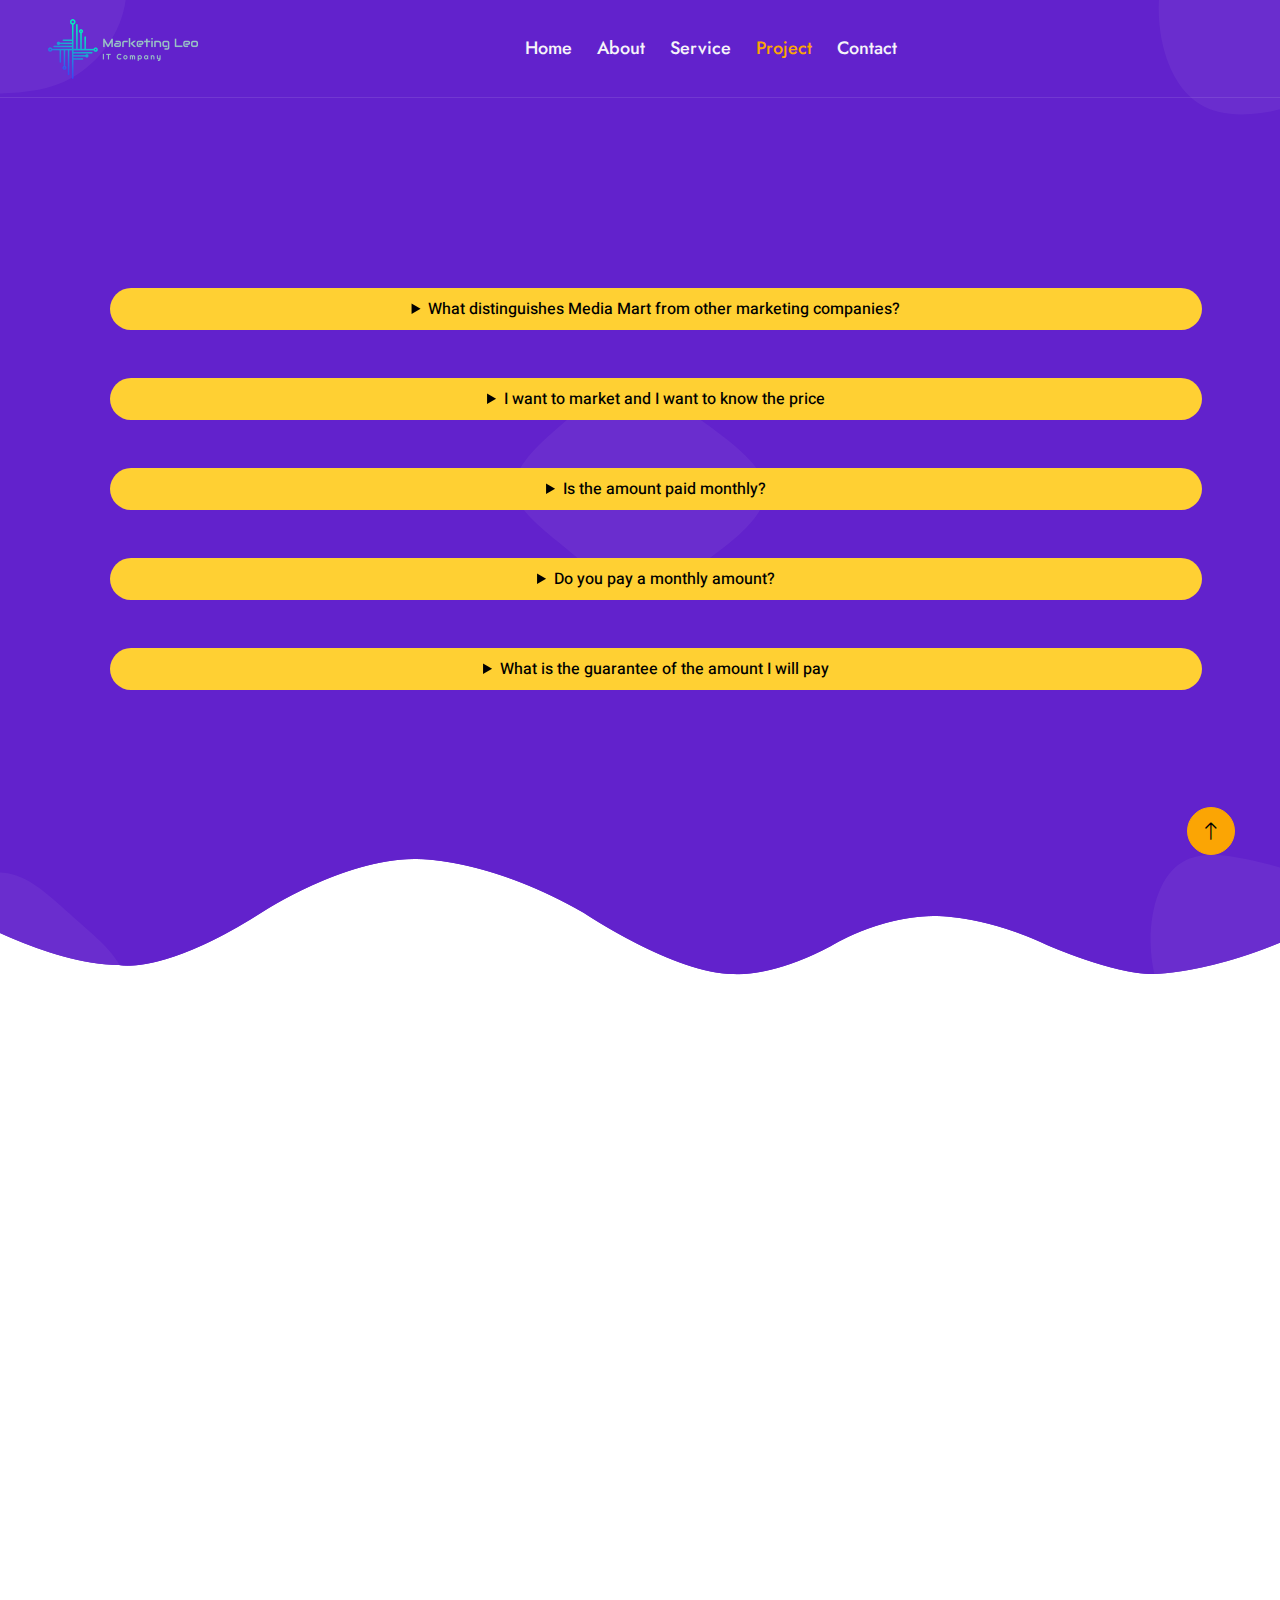
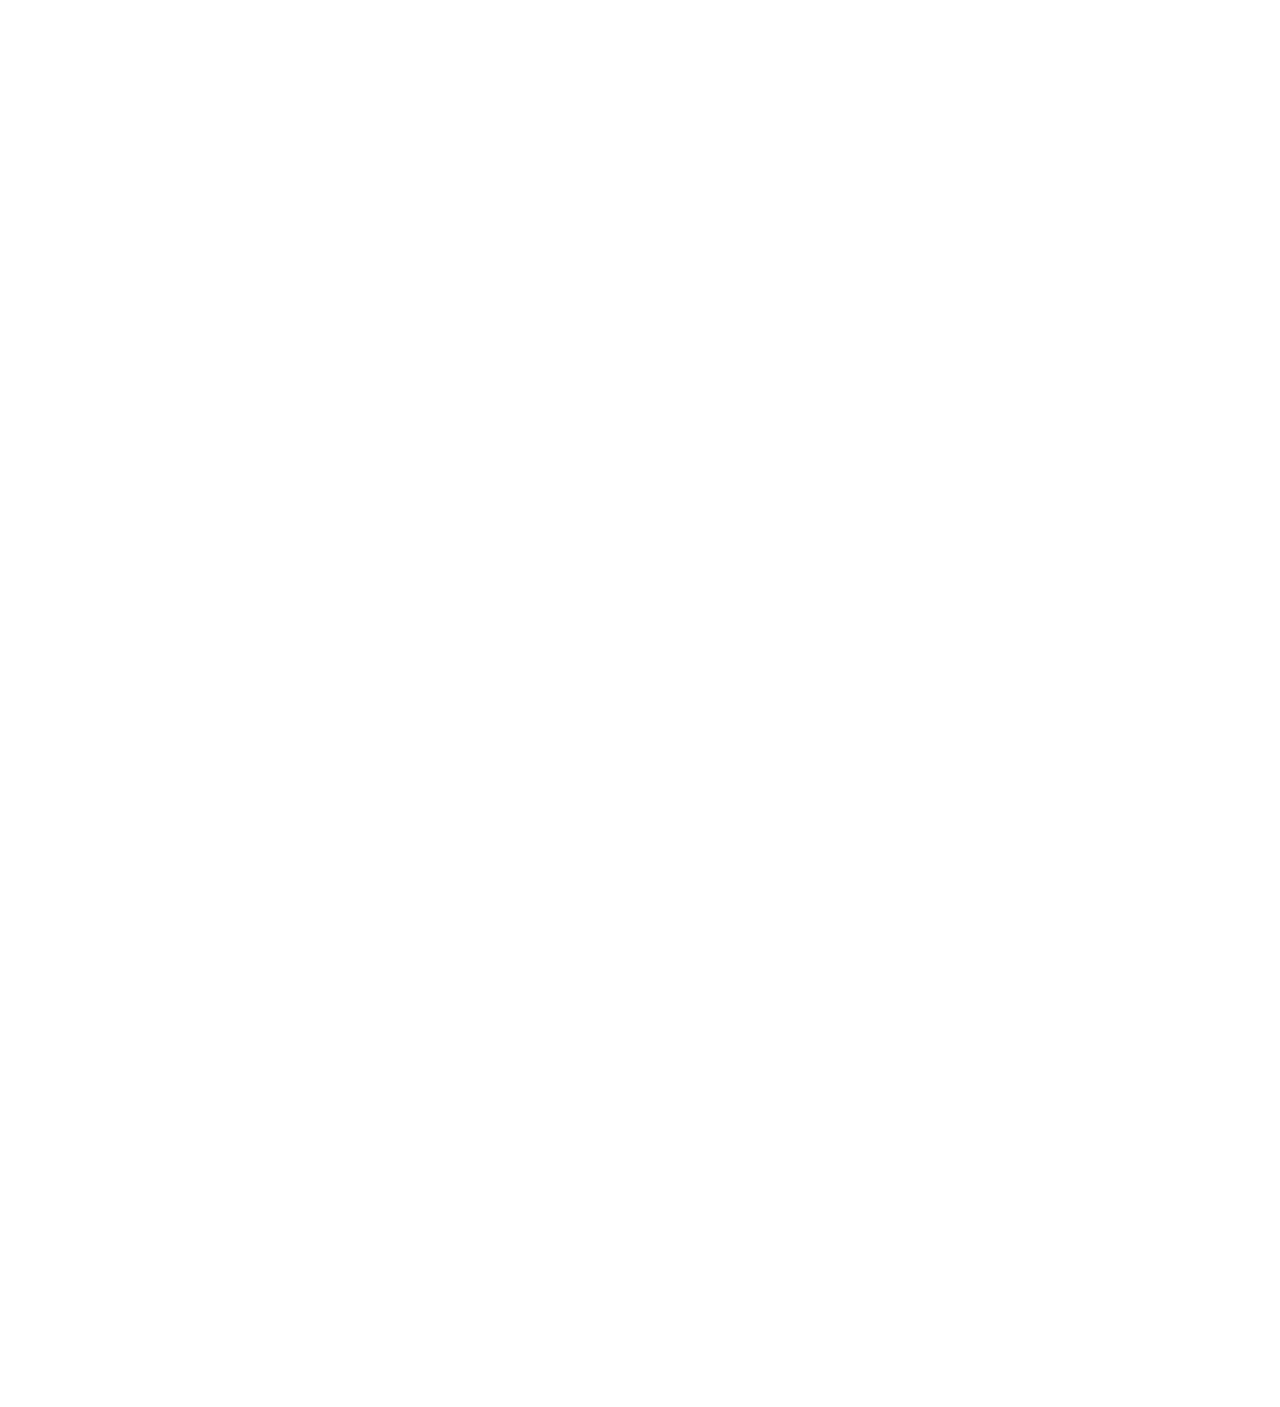
<file: p.html>
<html>
	<head>
    	<title>Marketing Leo</title>
    		<meta content="width=device-width, initial-scale=1.0" name="viewport">
    		<meta content="" name="keywords">
    		<meta content="" name="description">
    		<link href="img/MarketingLeo.png" rel="icon">
    		<link rel="preconnect" href="https://fonts.googleapis.com">
    		<link rel="preconnect" href="https://fonts.gstatic.com" crossorigin>
    		<link href="https://fonts.googleapis.com/css2?family=Heebo:wght@400;500&family=Jost:wght@500;600;700&display=swap" rel="stylesheet"> 
    		<link href="https://cdnjs.cloudflare.com/ajax/libs/font-awesome/5.10.0/css/all.min.css" rel="stylesheet">
    		<link href="https://cdn.jsdelivr.net/npm/bootstrap-icons@1.4.1/font/bootstrap-icons.css" rel="stylesheet">
     		<link href="css/bootstrap.min.css" rel="stylesheet">
      		<link href="css/style.css" rel="stylesheet">
	</head>	
	</head>
	<body>
		<div id="i"></div>
		<div class="container-xxl bg-white p-0">
        <!-- Spinner Start -->
        <div id="spinner" class="show bg-white position-fixed translate-middle w-100 vh-100 top-50 start-50 d-flex align-items-center justify-content-center">
            <div class="spinner-grow text-primary" style="width: 3rem; height: 3rem;" role="status">
                <span class="sr-only">Loading...</span>
            </div>
        </div>
                <!-- Navbar & Hero Start -->
        <div class="container-xxl position-relative p-0">
            <nav class="navbar navbar-expand-lg navbar-light px-4 px-lg-5 py-3 py-lg-0">
                <a href="" class="navbar-brand p-0">
                    <!--<h1 class="m-0">Marketing Leo</h1>-->
                    <img src="img/MarketingLeo.png" alt="Logo">
                </a>
                <button class="navbar-toggler" type="button" data-bs-toggle="collapse" data-bs-target="#navbarCollapse">
                    <span class="fa fa-bars"></span>
                </button>
                <div class="collapse navbar-collapse" id="navbarCollapse">
                    <div class="navbar-nav mx-auto py-0">
                        <a href="index.html" class="nav-item nav-link ">Home</a>
                        <a href="blog.html" class="nav-item nav-link">About</a>
                        <a href="index.html" class="nav-item nav-link">Service</a>
                        <a href="project.html" class="nav-item nav-link active">Project</a>
                        <a href="Contact.html" class="nav-item nav-link">Contact</a>
                    </div>
                  <!--  <a href="#" class="btn rounded-pill py-2 px-4 ms-3 d-none d-lg-block start" style="">Read More</a>-->
                </div>
            </nav>
            
            <div class="container-xxl bg-primary hero-header">
                <div class="container px-lg-5">
                    <div class="row g-5 align-items-end">
                        <details  style="color: black; background: #FFD033;" class="btn rounded-pill py-2 px-4 ms-3 d-none d-lg-block start" >
                        	<summary>What distinguishes Media Mart from other marketing companies?</summary>
                        	Marketing Leo is characterized by the following: First: studying the market and analyzing competitors, which makes us know the competitors and their strengths and weaknesses Second: The marketing plan, as we are making a professional marketing plan and our team works to implement it Third: The integration of the work team to implement the plan Works in our team Graphic designers - moderator - Katbi Content - Marketing Strategist All of these work for the success of your marketing plan
                        </details>
                        <details style="color: black; background: #FFD033;" class="btn rounded-pill py-2 px-4 ms-3 d-none d-lg-block start" >
                        	<summary>I want to market and I want to know the price</summary>
                        	E-marketing packages vary according to your needs and the type of product and also the platform you want to work on, but with this our prices start from $ 64 dollars for each month you want to work on
                        </details >
                        <details style="color: black; background: #FFD033;" class="btn rounded-pill py-2 px-4 ms-3 d-none d-lg-block start" >
                        	<summary>Is the amount paid monthly?</summary>
                        	The answer is, do not pay only for the month you want to work on, and if you want to stop at any time, you just have to inform us of this
                        </details>
                    	<details style="color:black; background: #FFD033;" class="btn rounded-pill py-2 px-4 ms-3 d-none d-lg-block start" 	>
                    		<summary>Do you pay a monthly amount?</summary>
                    		The answer is, do not pay only for the month you want to work on, and if you want to stop at any time, you just have to inform us of this
                    	</details>
                    	<details  style="color: black; background: #FFD033;" class="btn rounded-pill py-2 px-4 ms-3 d-none d-lg-block start" >
                    		<summary style="color:black;">What is the guarantee of the amount I will pay</summary>
                    		Marketing Leo is a reputable company in Morocco, licensed with a commercial registration number and a tax card, which puts it under the law. The company is also committed to making a marketing contract in which everything will be agreed upon in the marketing terms.
                    	</details>
                    </div>
                </div>
            </div>
        </div>
        <!-- Navbar & Hero End -->
         <!-- Projects Start -->
        <div class="container-xxl py-5">
            <div class="container py-5 px-lg-5">
                <div class="wow fadeInUp" data-wow-delay="0.1s">
                    <p class="section-title text-secondary justify-content-center"><span></span>Our Projects<span></span></p>
                    <h1 class="text-center mb-5">Recently Completed Projects</h1>
                </div>
                <div class="row mt-n2 wow fadeInUp" data-wow-delay="0.3s">
                    <div class="col-12 text-center">
                        <ul class="list-inline mb-5" id="portfolio-flters">
                            <li class="mx-2 active" data-filter="*">All</li>
                            <li class="mx-2" data-filter=".first">Web Design</li>
                            <li class="mx-2" data-filter=".second">Graphic Design</li>
                        </ul>
                    </div>
                </div>
                <div class="row g-4 portfolio-container">
                    <div class="col-lg-4 col-md-6 portfolio-item first wow fadeInUp" data-wow-delay="0.1s">
                        <div class="rounded overflow-hidden">
                            <div class="position-relative overflow-hidden">
                                <img class="img-fluid w-100" src="img/portfolio-1.jpg" alt="">
                                <div class="portfolio-overlay">
                                    <a class="btn btn-square btn-outline-light mx-1" href="img/portfolio-1.jpg" data-lightbox="portfolio"><i class="fa fa-eye"></i></a>
                                    <a class="btn btn-square btn-outline-light mx-1" href=""><i class="fa fa-link"></i></a>
                                </div>
                            </div>
                            <div class="bg-light p-4">
                                <p class="text-primary fw-medium mb-2">UI / UX Design</p>
                                <h5 class="lh-base mb-0">Marketing Leo Agency Website Design And Development</a>
                            </div>
                        </div>
                    </div>
                    <div class="col-lg-4 col-md-6 portfolio-item second wow fadeInUp" data-wow-delay="0.3s">
                        <div class="rounded overflow-hidden">
                            <div class="position-relative overflow-hidden">
                                <img class="img-fluid w-100" src="img/portfolio-2.jpg" alt="">
                                <div class="portfolio-overlay">
                                    <a class="btn btn-square btn-outline-light mx-1" href="img/portfolio-2.jpg" data-lightbox="portfolio"><i class="fa fa-eye"></i></a>
                                    <a class="btn btn-square btn-outline-light mx-1" href=""><i class="fa fa-link"></i></a>
                                </div>
                            </div>
                            <div class="bg-light p-4">
                                <p class="text-primary fw-medium mb-2">UI / UX Design</p>
                                <h5 class="lh-base mb-0">Marketing Leo Agency Website Design And Development</a>
                            </div>
                        </div>
                    </div>
                    <div class="col-lg-4 col-md-6 portfolio-item first wow fadeInUp" data-wow-delay="0.5s">
                        <div class="rounded overflow-hidden">
                            <div class="position-relative overflow-hidden">
                                <img class="img-fluid w-100" src="img/portfolio-3.jpg" alt="">
                                <div class="portfolio-overlay">
                                    <a class="btn btn-square btn-outline-light mx-1" href="img/portfolio-3.jpg" data-lightbox="portfolio"><i class="fa fa-eye"></i></a>
                                    <a class="btn btn-square btn-outline-light mx-1" href=""><i class="fa fa-link"></i></a>
                                </div>
                            </div>
                            <div class="bg-light p-4">
                                <p class="text-primary fw-medium mb-2">UI / UX Design</p>
                                <h5 class="lh-base mb-0">Marketing Leo Agency Website Design And Development</a>
                            </div>
                        </div>
                    </div>
                    <div class="col-lg-4 col-md-6 portfolio-item second wow fadeInUp" data-wow-delay="0.1s">
                        <div class="rounded overflow-hidden">
                            <div class="position-relative overflow-hidden">
                                <img class="img-fluid w-100" src="img/portfolio-4.jpg" alt="">
                                <div class="portfolio-overlay">
                                    <a class="btn btn-square btn-outline-light mx-1" href="img/portfolio-4.jpg" data-lightbox="portfolio"><i class="fa fa-eye"></i></a>
                                    <a class="btn btn-square btn-outline-light mx-1" href=""><i class="fa fa-link"></i></a>
                                </div>
                            </div>
                            <div class="bg-light p-4">
                                <p class="text-primary fw-medium mb-2">UI / UX Design</p>
                                <h5 class="lh-base mb-0">Marketing Leo Agency Website Design And Development</a>
                            </div>
                        </div>
                    </div>
                    <div class="col-lg-4 col-md-6 portfolio-item first wow fadeInUp" data-wow-delay="0.3s">
                        <div class="rounded overflow-hidden">
                            <div class="position-relative overflow-hidden">
                                <img class="img-fluid w-100" src="img/portfolio-5.jpg" alt="">
                                <div class="portfolio-overlay">
                                    <a class="btn btn-square btn-outline-light mx-1" href="img/portfolio-5.jpg" data-lightbox="portfolio"><i class="fa fa-eye"></i></a>
                                    <a class="btn btn-square btn-outline-light mx-1" href=""><i class="fa fa-link"></i></a>
                                </div>
                            </div>
                            <div class="bg-light p-4">
                                <p class="text-primary fw-medium mb-2">UI / UX Design</p>
                                <h5 class="lh-base mb-0">Marketing Leo Agency Website Design And Development</a>
                            </div>
                        </div>
                    </div>
                    <div class="col-lg-4 col-md-6 portfolio-item second wow fadeInUp" data-wow-delay="0.5s">
                        <div class="rounded overflow-hidden">
                            <div class="position-relative overflow-hidden">
                                <img class="img-fluid w-100" src="img/portfolio-6.jpg" alt="">
                                <div class="portfolio-overlay">
                                    <a class="btn btn-square btn-outline-light mx-1" href="img/portfolio-6.jpg" data-lightbox="portfolio"><i class="fa fa-eye"></i></a>
                                    <a class="btn btn-square btn-outline-light mx-1" href=""><i class="fa fa-link"></i></a>
                                </div>
                            </div>
                            <div class="bg-light p-4">
                                <p class="text-primary fw-medium mb-2">UI / UX Design</p>
                                <h5 class="lh-base mb-0">Marketing Leo Agency Website Design And Development</a>
                            </div>
                        </div>
                    </div>
                </div>
            </div>
        </div>
        <!-- Projects End -->
                <!-- Footer Start -->
        <div class="container-fluid bg-primary text-light footer wow fadeIn" data-wow-delay="0.2s">
            <div class="container py-5 px-lg-5">
                <div class="row g-5">
                    <div class="col-md-6 col-lg-3">
                        <p class="section-title text-white h5 mb-4">Address<span></span></p>
                        <p><i class="fa fa-map-marker-alt me-3"></i>65 Extension Dakhla, Agadir ,Morokko</p>
                        <p><i class="fa fa-phone-alt me-3"></i>+212634914137</p>
                        <p><i class="fa fa-envelope me-3"></i>contact@marketingleo.com</p>
                        <div class="d-flex pt-2">
                            <a class="btn btn-outline-light btn-social" href=""><i class="fab fa-twitter"></i></a>
                            <a class="btn btn-outline-light btn-social" href=""><i class="fab fa-facebook-f"></i></a>
                            <a class="btn btn-outline-light btn-social" href="https://www.instagram.com/marketingleo.official/"><i class="fab fa-instagram"></i></a>
                            <a class="btn btn-outline-light btn-social" href=""><i class="fab fa-linkedin-in"></i></a>
                        </div>
                    </div>
                    <div class="col-md-6 col-lg-3">
                        <p class="section-title text-white h5 mb-4">Quick Link<span></span></p>
                        <a class="btn btn-link" href="blog.html">About Us</a>
                        <a class="btn btn-link" href="c.html">Contact Us</a>
                        <a class="btn btn-link" href="">Privacy Policy</a>
                        <a class="btn btn-link" href="">Terms & Condition</a>
                     <!--   <a class="btn btn-link" href="">Career</a>-->
                    </div>
                    <div class="col-md-6 col-lg-3">
                        <p class="section-title text-white h5 mb-4">Gallery<span></span></p>
                        <div class="row g-2">
                            <div class="col-4">
                                <img class="img-fluid" src="img/portfolio-1.jpg" alt="Image">
                            </div>
                            <div class="col-4">
                                <img class="img-fluid" src="img/portfolio-2.jpg" alt="Image">
                            </div>
                            <div class="col-4">
                                <img class="img-fluid" src="img/portfolio-3.jpg" alt="Image">
                            </div>
                            <div class="col-4">
                                <img class="img-fluid" src="img/portfolio-4.jpg" alt="Image">
                            </div>
                            <div class="col-4">
                                <img class="img-fluid" src="img/portfolio-5.jpg" alt="Image">
                            </div>
                            <div class="col-4">
                                <img class="img-fluid" src="img/portfolio-6.jpg" alt="Image">
                            </div>
                        </div>
                    </div>
                    <div class="col-md-6 col-lg-3">
                        <p class="section-title text-white h5 mb-4">Newsletter<span></span></p>
                        <p>E-marketing via Facebook  Twitter  Instagram Google  Snapchat E-marketing for doctors E-marketing for companies E-marketing for real estate Graphic designs Design and creation of websites</p>
                        
                        <div class="position-relative w-100 mt-3">
                            <form  method="POST"  action="https://formspree.io/f/maykwboq">
                            <input name="email" type="email" class="form-control border-0 rounded-pill w-100 ps-4 pe-5"   placeholder="Your Email" style="height: 48px;">
                            <button type="submit" class="btn shadow-none position-absolute top-0 end-0 mt-1 me-2"><i class="fa fa-paper-plane text-primary fs-4"></i></button>
                            </form>
                        </div>
                    </div>
                </div>
            </div>
            <div class="container px-lg-5">
                <div class="copyright">
                    <div class="row">
                        <div class="col-md-6 text-center text-md-start mb-3 mb-md-0">
                            &copy; <a class="border-bottom" href="index.html">Marketing Leo</a>, All Right Reserved. 
							Designed By <a class="border-bottom" href="https://tourguiabderrahim.netlify.app">Tourgui abderrahim</a>
                        </div>
                        <div class="col-md-6 text-center text-md-end">
                            <div class="footer-menu">
                                <a href="index.html">Home</a>
                                <a href="">Cookies</a>
                                <a href="">Help</a>
                                <a href="">FQAs</a>
                            </div>
                        </div>
                    </div>
                </div>
            </div>
        </div>
        <!-- Footer End -->
    <!-- Back to Top -->
    <a href="#" class="btn btn-lg btn-secondary btn-lg-square back-to-top"><i class="bi bi-arrow-up"></i></a>
    </div>
    <!-- JavaScript Libraries -->
    <script src="https://code.jquery.com/jquery-3.4.1.min.js"></script>
    <script src="https://cdn.jsdelivr.net/npm/bootstrap@5.0.0/dist/js/bootstrap.bundle.min.js"></script>
    <script src="lib/wow/wow.min.js"></script>
    <script src="lib/easing/easing.min.js"></script>
    <script src="lib/waypoints/waypoints.min.js"></script>
    <script src="lib/counterup/counterup.min.js"></script>
    <script src="lib/owlcarousel/owl.carousel.min.js"></script>
    <script src="lib/isotope/isotope.pkgd.min.js"></script>
    <script src="lib/lightbox/js/lightbox.min.js"></script>
    <!--  Javascript -->
    <script src="js/main.js"></script>
	</body>
</html>
</file>
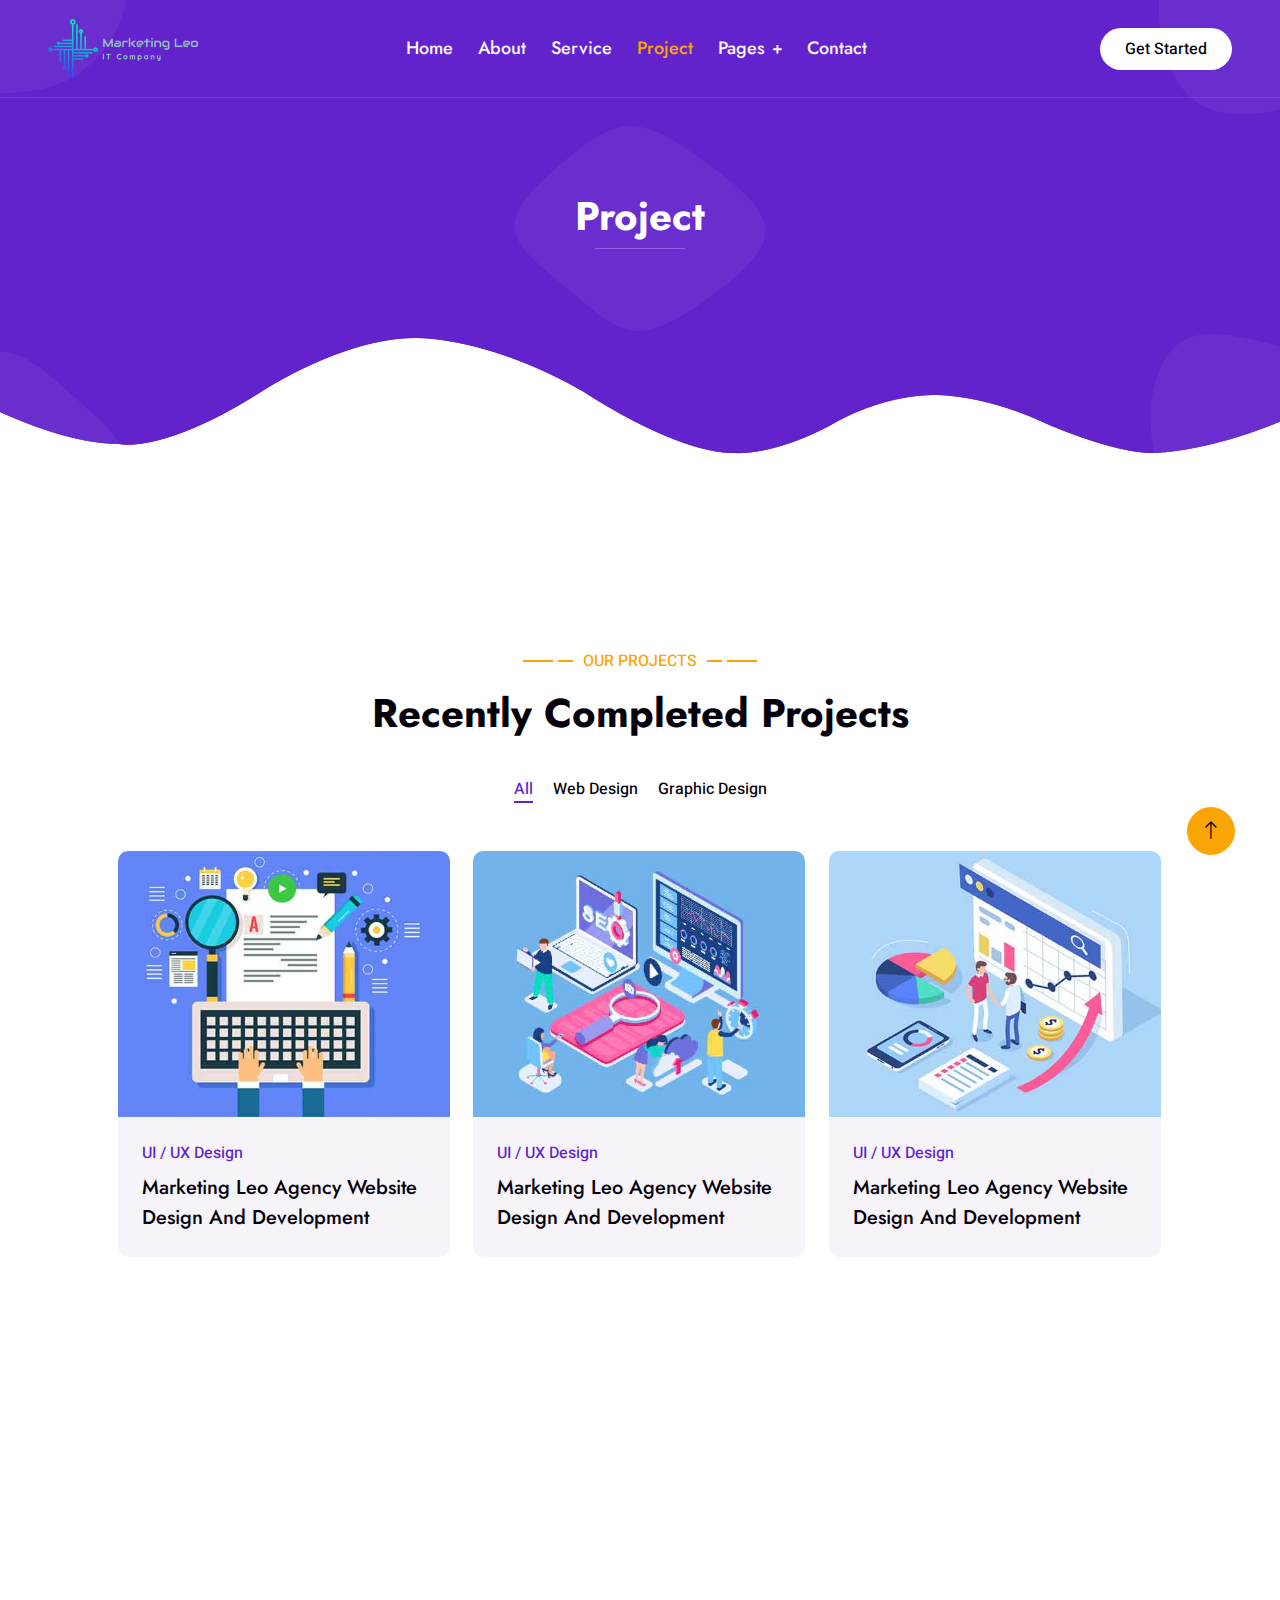
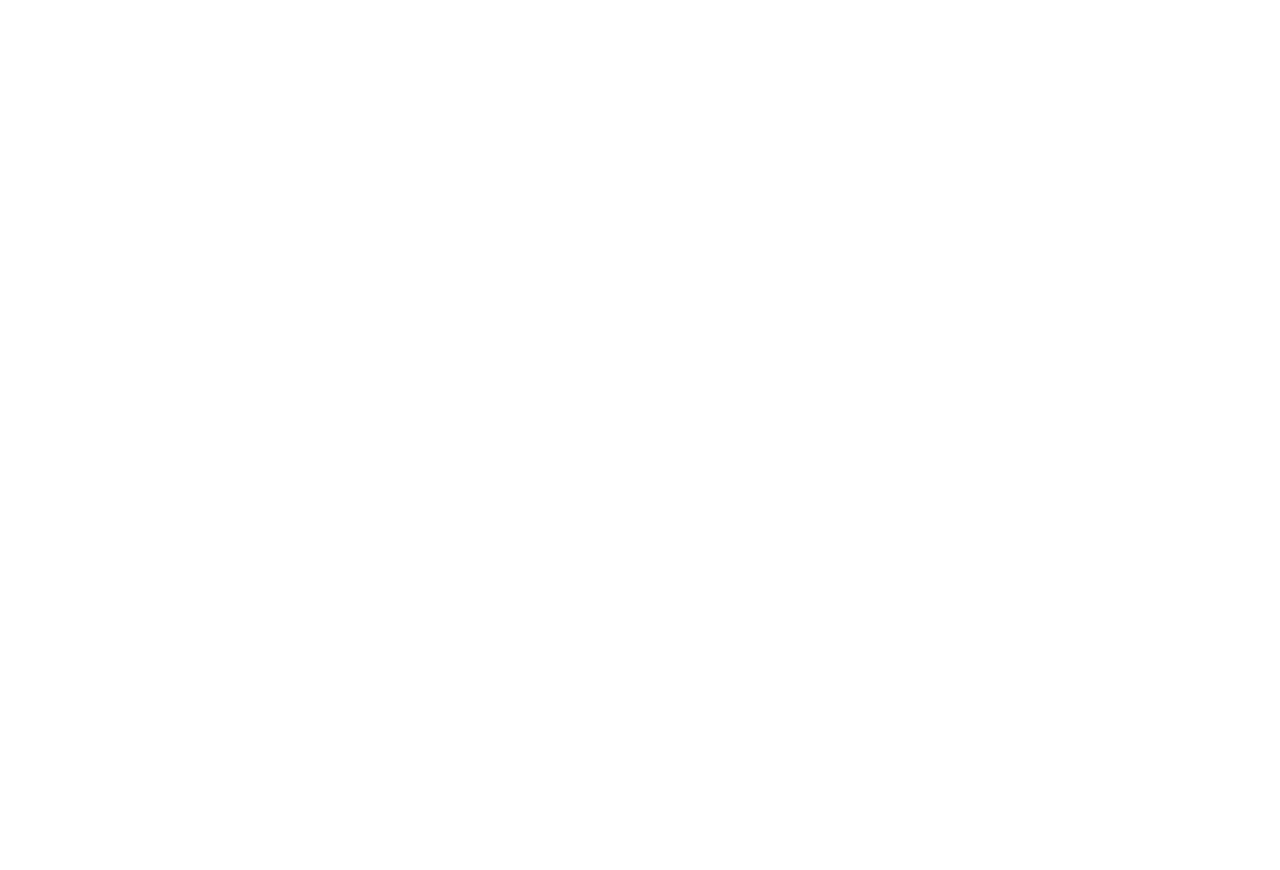
<file: project.html>
<!DOCTYPE html>
<html lang="en">

<head>
    <meta charset="utf-8">
    <title>Marketing Leo</title>
    <meta content="width=device-width, initial-scale=1.0" name="viewport">
    <meta content="" name="keywords">
    <meta content="" name="description">

    <!-- Favicon -->
    <link href="img/MarketingLeo.png" rel="icon">

    <!-- Google Web Fonts -->
    <link rel="preconnect" href="https://fonts.googleapis.com">
    <link rel="preconnect" href="https://fonts.gstatic.com" crossorigin>
    <link href="https://fonts.googleapis.com/css2?family=Heebo:wght@400;500&family=Jost:wght@500;600;700&display=swap" rel="stylesheet"> 

    <!-- Icon Font Stylesheet -->
    <link href="https://cdnjs.cloudflare.com/ajax/libs/font-awesome/5.10.0/css/all.min.css" rel="stylesheet">
    <link href="https://cdn.jsdelivr.net/npm/bootstrap-icons@1.4.1/font/bootstrap-icons.css" rel="stylesheet">

    <!-- Libraries Stylesheet -->
    <link href="lib/animate/animate.min.css" rel="stylesheet">
    <link href="lib/owlcarousel/assets/owl.carousel.min.css" rel="stylesheet">
    <link href="lib/lightbox/css/lightbox.min.css" rel="stylesheet">

    <!-- Customized Bootstrap Stylesheet -->
    <link href="css/bootstrap.min.css" rel="stylesheet">

    <!-- Template Stylesheet -->
    <link href="css/style.css" rel="stylesheet">
</head>

<body>
    <div class="container-xxl bg-white p-0">
        <!-- Spinner Start -->
        <div id="spinner" class="show bg-white position-fixed translate-middle w-100 vh-100 top-50 start-50 d-flex align-items-center justify-content-center">
            <div class="spinner-grow text-primary" style="width: 3rem; height: 3rem;" role="status">
                <span class="sr-only">Loading...</span>
            </div>
        </div>
        <!-- Spinner End -->


        <!-- Navbar & Hero Start -->
        <div class="container-xxl position-relative p-0">
            <nav class="navbar navbar-expand-lg navbar-light px-4 px-lg-5 py-3 py-lg-0">
                <a href="" class="navbar-brand p-0">
                    
                    <img src="img/MarketingLeo.png" alt="Logo">
                </a>
                <button class="navbar-toggler" type="button" data-bs-toggle="collapse" data-bs-target="#navbarCollapse">
                    <span class="fa fa-bars"></span>
                </button>
                <div class="collapse navbar-collapse" id="navbarCollapse">
                    <div class="navbar-nav mx-auto py-0">
                        <a href="index.html" class="nav-item nav-link">Home</a>
                        <a href="about.html" class="nav-item nav-link">About</a>
                        <a href="service.html" class="nav-item nav-link">Service</a>
                        <a href="project.html" class="nav-item nav-link active">Project</a>
                        <div class="nav-item dropdown">
                            <a href="#" class="nav-link dropdown-toggle" data-bs-toggle="dropdown">Pages</a>
                            <div class="dropdown-menu m-0 " style="color:black;">
                                <a href="contact.html" class="dropdown-item">English</a>
                                <a href="contactar.html" class="dropdown-item">Arabic</a>
                                <a href="contactfr.html" class="dropdown-item">Frensh</a>
                                <a href="contactdu.html" class="dropdown-item">Deutsh</a>
                            </div>
                        </div>
                        <a href="contact.html" class="nav-item nav-link">Contact</a>
                    </div>
                    <a href="contact.html" class="btn rounded-pill py-2 px-4 ms-3 d-none d-lg-block">Get Started</a>
                    
                </div>
            </nav>

            <div class="container-xxl py-5 bg-primary hero-header">
                <div class="container my-5 py-5 px-lg-5">
                    <div class="row g-5 py-5">
                        <div class="col-12 text-center">
                            <h1 class="text-white animated slideInDown">Project</h1>
                            <hr class="bg-white mx-auto mt-0" style="width: 90px;">
                        </div>
                    </div>
                </div>
            </div>
        </div>
        <!-- Navbar & Hero End -->


        <!-- Projects Start -->
        <div class="container-xxl py-5">
            <div class="container py-5 px-lg-5">
                <div class="wow fadeInUp" data-wow-delay="0.1s">
                    <p class="section-title text-secondary justify-content-center"><span></span>Our Projects<span></span></p>
                    <h1 class="text-center mb-5">Recently Completed Projects</h1>
                </div>
                <div class="row mt-n2 wow fadeInUp" data-wow-delay="0.3s">
                    <div class="col-12 text-center">
                        <ul class="list-inline mb-5" id="portfolio-flters">
                            <li class="mx-2 active" data-filter="*">All</li>
                            <li class="mx-2" data-filter=".first">Web Design</li>
                            <li class="mx-2" data-filter=".second">Graphic Design</li>
                        </ul>
                    </div>
                </div>
                <div class="row g-4 portfolio-container">
                    <div class="col-lg-4 col-md-6 portfolio-item first wow fadeInUp" data-wow-delay="0.1s">
                        <div class="rounded overflow-hidden">
                            <div class="position-relative overflow-hidden">
                                <img class="img-fluid w-100" src="img/portfolio-1.jpg" alt="">
                                <div class="portfolio-overlay">
                                    <a class="btn btn-square btn-outline-light mx-1" href="img/portfolio-1.jpg" data-lightbox="portfolio"><i class="fa fa-eye"></i></a>
                                    <a class="btn btn-square btn-outline-light mx-1" href=""><i class="fa fa-link"></i></a>
                                </div>
                            </div>
                            <div class="bg-light p-4">
                                <p class="text-primary fw-medium mb-2">UI / UX Design</p>
                                <h5 class="lh-base mb-0">Marketing Leo Agency Website Design And Development</a>
                            </div>
                        </div>
                    </div>
                    <div class="col-lg-4 col-md-6 portfolio-item second wow fadeInUp" data-wow-delay="0.3s">
                        <div class="rounded overflow-hidden">
                            <div class="position-relative overflow-hidden">
                                <img class="img-fluid w-100" src="img/portfolio-2.jpg" alt="">
                                <div class="portfolio-overlay">
                                    <a class="btn btn-square btn-outline-light mx-1" href="img/portfolio-2.jpg" data-lightbox="portfolio"><i class="fa fa-eye"></i></a>
                                    <a class="btn btn-square btn-outline-light mx-1" href=""><i class="fa fa-link"></i></a>
                                </div>
                            </div>
                            <div class="bg-light p-4">
                                <p class="text-primary fw-medium mb-2">UI / UX Design</p>
                                <h5 class="lh-base mb-0">Marketing Leo Agency Website Design And Development</a>
                            </div>
                        </div>
                    </div>
                    <div class="col-lg-4 col-md-6 portfolio-item first wow fadeInUp" data-wow-delay="0.5s">
                        <div class="rounded overflow-hidden">
                            <div class="position-relative overflow-hidden">
                                <img class="img-fluid w-100" src="img/portfolio-3.jpg" alt="">
                                <div class="portfolio-overlay">
                                    <a class="btn btn-square btn-outline-light mx-1" href="img/portfolio-3.jpg" data-lightbox="portfolio"><i class="fa fa-eye"></i></a>
                                    <a class="btn btn-square btn-outline-light mx-1" href=""><i class="fa fa-link"></i></a>
                                </div>
                            </div>
                            <div class="bg-light p-4">
                                <p class="text-primary fw-medium mb-2">UI / UX Design</p>
                                <h5 class="lh-base mb-0">Marketing Leo Agency Website Design And Development</a>
                            </div>
                        </div>
                    </div>
                    <div class="col-lg-4 col-md-6 portfolio-item second wow fadeInUp" data-wow-delay="0.1s">
                        <div class="rounded overflow-hidden">
                            <div class="position-relative overflow-hidden">
                                <img class="img-fluid w-100" src="img/portfolio-4.jpg" alt="">
                                <div class="portfolio-overlay">
                                    <a class="btn btn-square btn-outline-light mx-1" href="img/portfolio-4.jpg" data-lightbox="portfolio"><i class="fa fa-eye"></i></a>
                                    <a class="btn btn-square btn-outline-light mx-1" href=""><i class="fa fa-link"></i></a>
                                </div>
                            </div>
                            <div class="bg-light p-4">
                                <p class="text-primary fw-medium mb-2">UI / UX Design</p>
                                <h5 class="lh-base mb-0">Marketing Leo Agency Website Design And Development</a>
                            </div>
                        </div>
                    </div>
                    <div class="col-lg-4 col-md-6 portfolio-item first wow fadeInUp" data-wow-delay="0.3s">
                        <div class="rounded overflow-hidden">
                            <div class="position-relative overflow-hidden">
                                <img class="img-fluid w-100" src="img/portfolio-5.jpg" alt="">
                                <div class="portfolio-overlay">
                                    <a class="btn btn-square btn-outline-light mx-1" href="img/portfolio-5.jpg" data-lightbox="portfolio"><i class="fa fa-eye"></i></a>
                                    <a class="btn btn-square btn-outline-light mx-1" href=""><i class="fa fa-link"></i></a>
                                </div>
                            </div>
                            <div class="bg-light p-4">
                                <p class="text-primary fw-medium mb-2">UI / UX Design</p>
                                <h5 class="lh-base mb-0">Marketing Leo Agency Website Design And Development</a>
                            </div>
                        </div>
                    </div>
                    <div class="col-lg-4 col-md-6 portfolio-item second wow fadeInUp" data-wow-delay="0.5s">
                        <div class="rounded overflow-hidden">
                            <div class="position-relative overflow-hidden">
                                <img class="img-fluid w-100" src="img/portfolio-6.jpg" alt="">
                                <div class="portfolio-overlay">
                                    <a class="btn btn-square btn-outline-light mx-1" href="img/portfolio-6.jpg" data-lightbox="portfolio"><i class="fa fa-eye"></i></a>
                                    <a class="btn btn-square btn-outline-light mx-1" href=""><i class="fa fa-link"></i></a>
                                </div>
                            </div>
                            <div class="bg-light p-4">
                                <p class="text-primary fw-medium mb-2">UI / UX Design</p>
                                <h5 class="lh-base mb-0">Marketing Leo Agency Website Design And Development</a>
                            </div>
                        </div>
                    </div>
                </div>
            </div>
        </div>
        <!-- Projects End -->
        

        <!-- Footer Start -->
        <div class="container-fluid bg-primary text-light footer wow fadeIn" data-wow-delay="0.2s">
            <div class="container py-5 px-lg-5">
                <div class="row g-5">
                    <div class="col-md-6 col-lg-3">
                        <p class="section-title text-white h5 mb-4">Address<span></span></p>
                        <p><i class="fa fa-map-marker-alt me-3"></i>65 Extension Dakhla, Agadir ,Morokko</p>
                        <p><i class="fa fa-phone-alt me-3"></i>+212634914137</p>
                        <p><i class="fa fa-envelope me-3"></i>contact@marketingleo.com</p>
                        <div class="d-flex pt-2">
                            <a class="btn btn-outline-light btn-social" href=""><i class="fab fa-twitter"></i></a>
                            <a class="btn btn-outline-light btn-social" href=""><i class="fab fa-facebook-f"></i></a>
                            <a class="btn btn-outline-light btn-social" href=""><i class="fab fa-instagram"></i></a>
                            <a class="btn btn-outline-light btn-social" href=""><i class="fab fa-linkedin-in"></i></a>
                        </div>
                    </div>
                    <div class="col-md-6 col-lg-3">
                        <p class="section-title text-white h5 mb-4">Quick Link<span></span></p>
                        <a class="btn btn-link" href="">About Us</a>
                        <a class="btn btn-link" href="#contact">Contact Us</a>
                        <a class="btn btn-link" href="">Privacy Policy</a>
                        <a class="btn btn-link" href="">Terms & Condition</a>
                     <!--   <a class="btn btn-link" href="">Career</a>-->
                    </div>
                    <div class="col-md-6 col-lg-3">
                        <p class="section-title text-white h5 mb-4">Gallery<span></span></p>
                        <div class="row g-2">
                            <div class="col-4">
                                <img class="img-fluid" src="img/portfolio-1.jpg" alt="Image">
                            </div>
                            <div class="col-4">
                                <img class="img-fluid" src="img/portfolio-2.jpg" alt="Image">
                            </div>
                            <div class="col-4">
                                <img class="img-fluid" src="img/portfolio-3.jpg" alt="Image">
                            </div>
                            <div class="col-4">
                                <img class="img-fluid" src="img/portfolio-4.jpg" alt="Image">
                            </div>
                            <div class="col-4">
                                <img class="img-fluid" src="img/portfolio-5.jpg" alt="Image">
                            </div>
                            <div class="col-4">
                                <img class="img-fluid" src="img/portfolio-6.jpg" alt="Image">
                            </div>
                        </div>
                    </div>
                    <div class="col-md-6 col-lg-3">
                        <p class="section-title text-white h5 mb-4">Newsletter<span></span></p>
                        <p>E-marketing via Facebook  Twitter  Instagram Google  Snapchat E-marketing for doctors E-marketing for companies E-marketing for real estate Graphic designs Design and creation of websites</p>
                        
                        <div class="position-relative w-100 mt-3">
                            <form  method="POST"  action="https://formspree.io/f/maykwboq">
                            <input name="email" type="email" class="form-control border-0 rounded-pill w-100 ps-4 pe-5"   placeholder="Your Email" style="height: 48px;">
                            <button type="submit" class="btn shadow-none position-absolute top-0 end-0 mt-1 me-2"><i class="fa fa-paper-plane text-primary fs-4"></i></button>
                            </form>
                        </div>
                    </div>
                </div>
            </div>
            <div class="container px-lg-5">
                <div class="copyright">
                    <div class="row">
                        <div class="col-md-6 text-center text-md-start mb-3 mb-md-0">
                            &copy; <a class="border-bottom" href="index.html">Marketing Leo</a>, All Right Reserved. 
                            Designed By <a class="border-bottom" href="https://tourguiabderrahim.netlify.app">Tourgui abderrahim</a>
                        </div>
                        <div class="col-md-6 text-center text-md-end">
                            <div class="footer-menu">
                                <a href="index.html">Home</a>
                                <a href="">Cookies</a>
                                <a href="">Help</a>
                                <a href="">FQAs</a>
                            </div>
                        </div>
                    </div>
                </div>
            </div>
        </div>
        <!-- Footer End -->


        <!-- Back to Top -->
        <a href="#" class="btn btn-lg btn-secondary btn-lg-square back-to-top"><i class="bi bi-arrow-up"></i></a>
    </div>

    <!-- JavaScript Libraries -->
    <script src="https://code.jquery.com/jquery-3.4.1.min.js"></script>
    <script src="https://cdn.jsdelivr.net/npm/bootstrap@5.0.0/dist/js/bootstrap.bundle.min.js"></script>
    <script src="lib/wow/wow.min.js"></script>
    <script src="lib/easing/easing.min.js"></script>
    <script src="lib/waypoints/waypoints.min.js"></script>
    <script src="lib/counterup/counterup.min.js"></script>
    <script src="lib/owlcarousel/owl.carousel.min.js"></script>
    <script src="lib/isotope/isotope.pkgd.min.js"></script>
    <script src="lib/lightbox/js/lightbox.min.js"></script>

    <!-- Template Javascript -->
    <script src="js/main.js"></script>
</body>

</html>
</file>
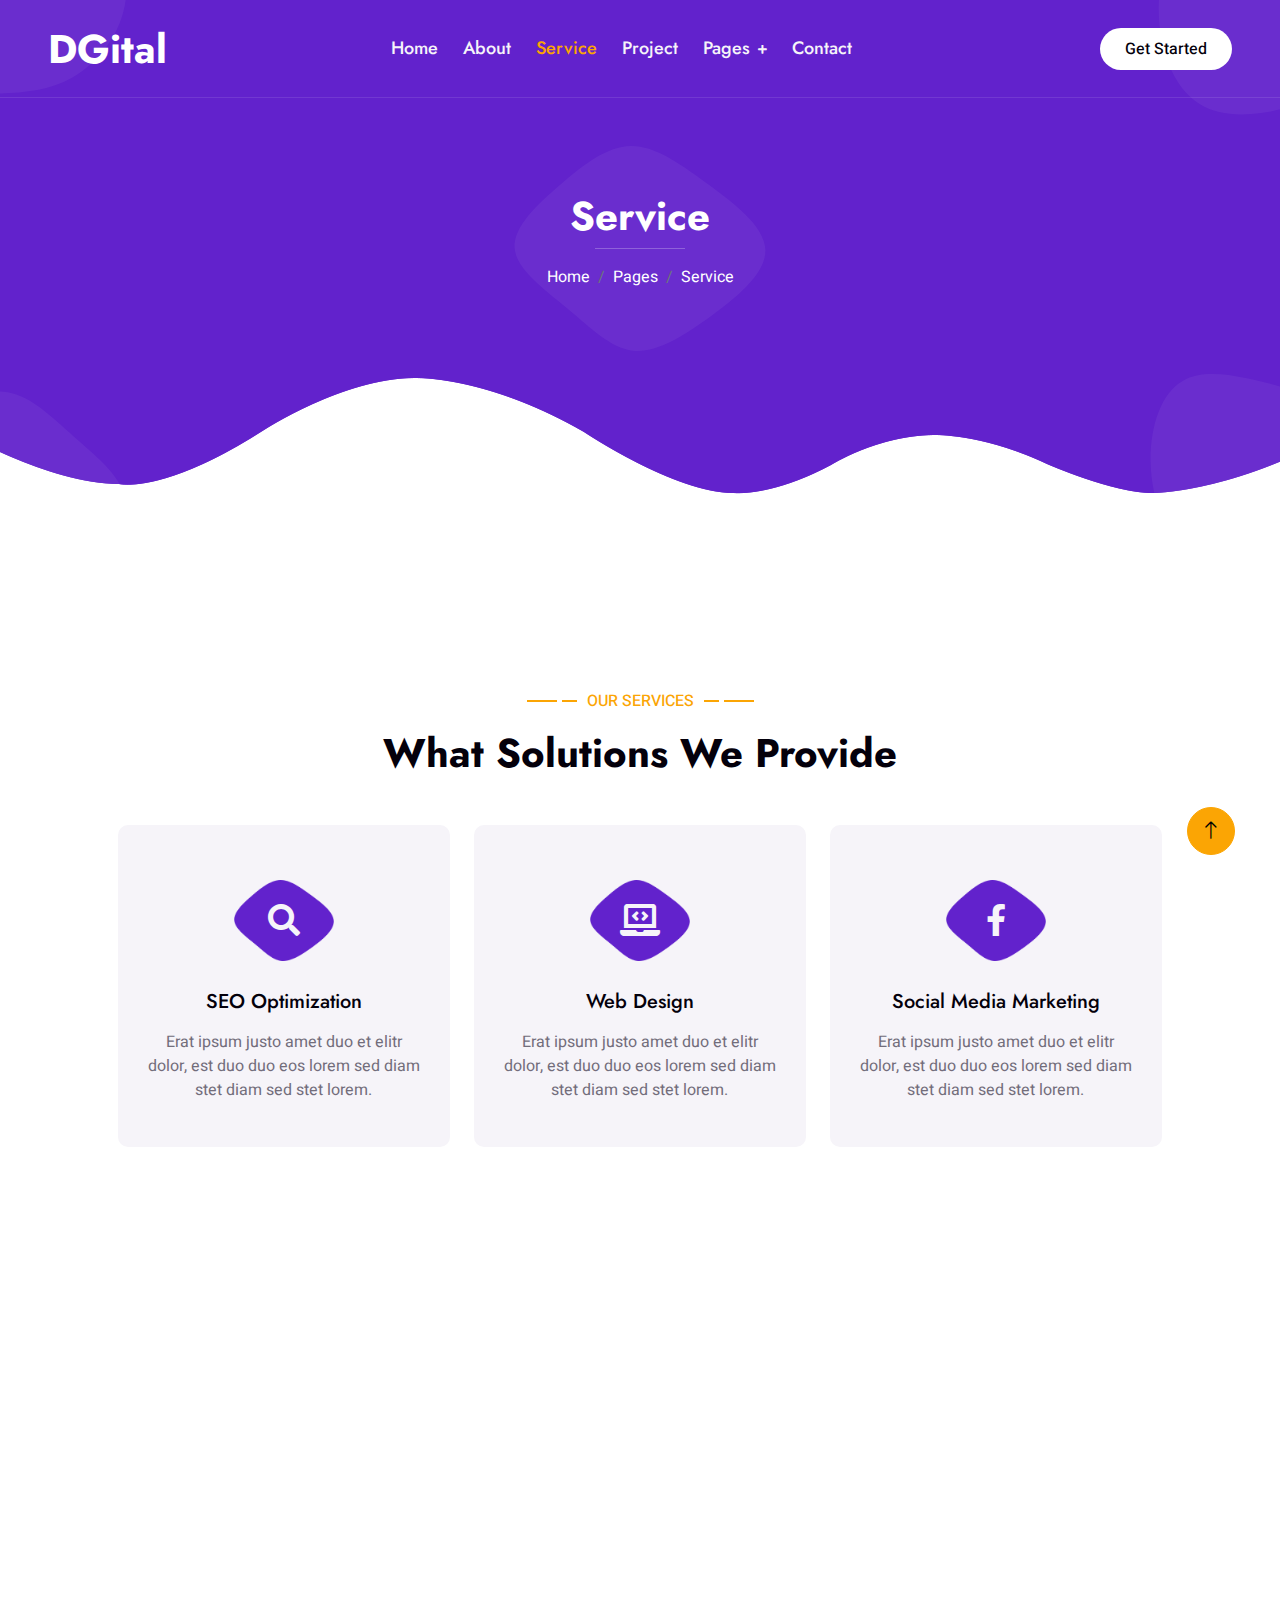
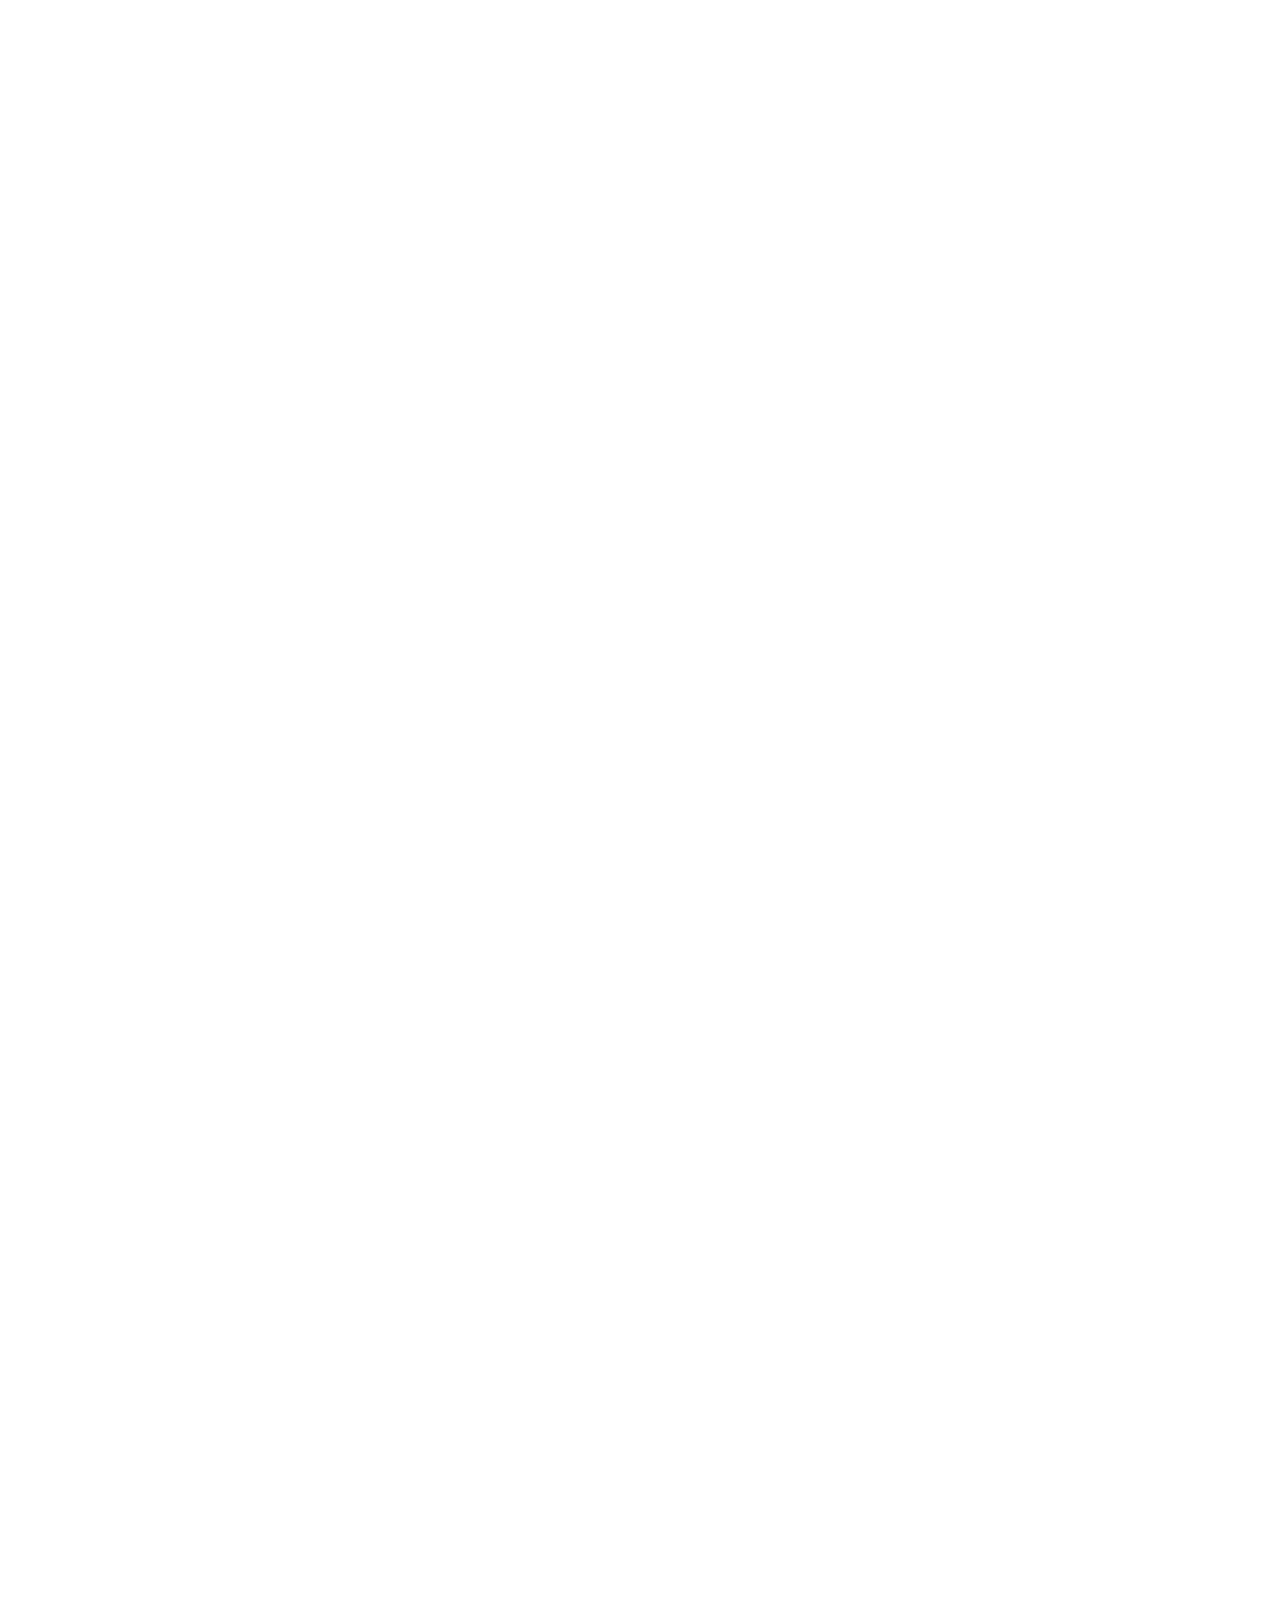
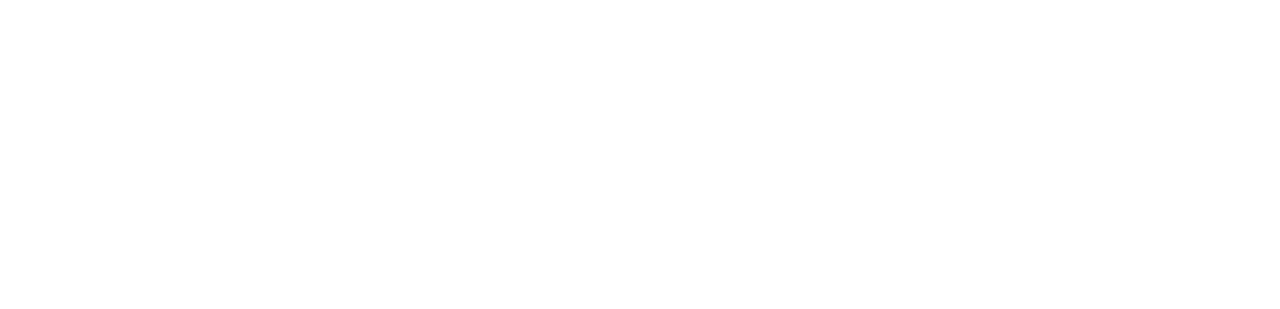
<file: service.html>
<!DOCTYPE html>
<html lang="en">

<head>
    <meta charset="utf-8">
    <title>DGital - Digital Agency HTML Template</title>
    <meta content="width=device-width, initial-scale=1.0" name="viewport">
    <meta content="" name="keywords">
    <meta content="" name="description">

    <!-- Favicon -->
    <link href="img/favicon.ico" rel="icon">

    <!-- Google Web Fonts -->
    <link rel="preconnect" href="https://fonts.googleapis.com">
    <link rel="preconnect" href="https://fonts.gstatic.com" crossorigin>
    <link href="https://fonts.googleapis.com/css2?family=Heebo:wght@400;500&family=Jost:wght@500;600;700&display=swap" rel="stylesheet"> 

    <!-- Icon Font Stylesheet -->
    <link href="https://cdnjs.cloudflare.com/ajax/libs/font-awesome/5.10.0/css/all.min.css" rel="stylesheet">
    <link href="https://cdn.jsdelivr.net/npm/bootstrap-icons@1.4.1/font/bootstrap-icons.css" rel="stylesheet">

    <!-- Libraries Stylesheet -->
    <link href="lib/animate/animate.min.css" rel="stylesheet">
    <link href="lib/owlcarousel/assets/owl.carousel.min.css" rel="stylesheet">
    <link href="lib/lightbox/css/lightbox.min.css" rel="stylesheet">

    <!-- Customized Bootstrap Stylesheet -->
    <link href="css/bootstrap.min.css" rel="stylesheet">

    <!-- Template Stylesheet -->
    <link href="css/style.css" rel="stylesheet">
</head>

<body>
    <div class="container-xxl bg-white p-0">
        <!-- Spinner Start -->
        <div id="spinner" class="show bg-white position-fixed translate-middle w-100 vh-100 top-50 start-50 d-flex align-items-center justify-content-center">
            <div class="spinner-grow text-primary" style="width: 3rem; height: 3rem;" role="status">
                <span class="sr-only">Loading...</span>
            </div>
        </div>
        <!-- Spinner End -->


        <!-- Navbar & Hero Start -->
        <div class="container-xxl position-relative p-0">
            <nav class="navbar navbar-expand-lg navbar-light px-4 px-lg-5 py-3 py-lg-0">
                <a href="" class="navbar-brand p-0">
                    <h1 class="m-0">DGital</h1>
                    <!-- <img src="img/logo.png" alt="Logo"> -->
                </a>
                <button class="navbar-toggler" type="button" data-bs-toggle="collapse" data-bs-target="#navbarCollapse">
                    <span class="fa fa-bars"></span>
                </button>
                <div class="collapse navbar-collapse" id="navbarCollapse">
                    <div class="navbar-nav mx-auto py-0">
                        <a href="index.html" class="nav-item nav-link">Home</a>
                        <a href="about.html" class="nav-item nav-link">About</a>
                        <a href="service.html" class="nav-item nav-link active">Service</a>
                        <a href="project.html" class="nav-item nav-link">Project</a>
                        <div class="nav-item dropdown">
                            <a href="#" class="nav-link dropdown-toggle" data-bs-toggle="dropdown">Pages</a>
                            <div class="dropdown-menu m-0">
                                <a href="team.html" class="dropdown-item">Our Team</a>
                                <a href="testimonial.html" class="dropdown-item">Testimonial</a>
                                <a href="404.html" class="dropdown-item">404 Page</a>
                            </div>
                        </div>
                        <a href="contact.html" class="nav-item nav-link">Contact</a>
                    </div>
                    <a href="" class="btn rounded-pill py-2 px-4 ms-3 d-none d-lg-block">Get Started</a>
                </div>
            </nav>

            <div class="container-xxl py-5 bg-primary hero-header">
                <div class="container my-5 py-5 px-lg-5">
                    <div class="row g-5 py-5">
                        <div class="col-12 text-center">
                            <h1 class="text-white animated slideInDown">Service</h1>
                            <hr class="bg-white mx-auto mt-0" style="width: 90px;">
                            <nav aria-label="breadcrumb">
                                <ol class="breadcrumb justify-content-center">
                                    <li class="breadcrumb-item"><a class="text-white" href="#">Home</a></li>
                                    <li class="breadcrumb-item"><a class="text-white" href="#">Pages</a></li>
                                    <li class="breadcrumb-item text-white active" aria-current="page">Service</li>
                                </ol>
                            </nav>
                        </div>
                    </div>
                </div>
            </div>
        </div>
        <!-- Navbar & Hero End -->


        <!-- Service Start -->
        <div class="container-xxl py-5">
            <div class="container py-5 px-lg-5">
                <div class="wow fadeInUp" data-wow-delay="0.1s">
                    <p class="section-title text-secondary justify-content-center"><span></span>Our Services<span></span></p>
                    <h1 class="text-center mb-5">What Solutions We Provide</h1>
                </div>
                <div class="row g-4">
                    <div class="col-lg-4 col-md-6 wow fadeInUp" data-wow-delay="0.1s">
                        <div class="service-item d-flex flex-column text-center rounded">
                            <div class="service-icon flex-shrink-0">
                                <i class="fa fa-search fa-2x"></i>
                            </div>
                            <h5 class="mb-3">SEO Optimization</h5>
                            <p class="m-0">Erat ipsum justo amet duo et elitr dolor, est duo duo eos lorem sed diam stet diam sed stet lorem.</p>
                            <a class="btn btn-square" href=""><i class="fa fa-arrow-right"></i></a>
                        </div>
                    </div>
                    <div class="col-lg-4 col-md-6 wow fadeInUp" data-wow-delay="0.3s">
                        <div class="service-item d-flex flex-column text-center rounded">
                            <div class="service-icon flex-shrink-0">
                                <i class="fa fa-laptop-code fa-2x"></i>
                            </div>
                            <h5 class="mb-3">Web Design</h5>
                            <p class="m-0">Erat ipsum justo amet duo et elitr dolor, est duo duo eos lorem sed diam stet diam sed stet lorem.</p>
                            <a class="btn btn-square" href=""><i class="fa fa-arrow-right"></i></a>
                        </div>
                    </div>
                    <div class="col-lg-4 col-md-6 wow fadeInUp" data-wow-delay="0.5s">
                        <div class="service-item d-flex flex-column text-center rounded">
                            <div class="service-icon flex-shrink-0">
                                <i class="fab fa-facebook-f fa-2x"></i>
                            </div>
                            <h5 class="mb-3">Social Media Marketing</h5>
                            <p class="m-0">Erat ipsum justo amet duo et elitr dolor, est duo duo eos lorem sed diam stet diam sed stet lorem.</p>
                            <a class="btn btn-square" href=""><i class="fa fa-arrow-right"></i></a>
                        </div>
                    </div>
                    <div class="col-lg-4 col-md-6 wow fadeInUp" data-wow-delay="0.1s">
                        <div class="service-item d-flex flex-column text-center rounded">
                            <div class="service-icon flex-shrink-0">
                                <i class="fa fa-mail-bulk fa-2x"></i>
                            </div>
                            <h5 class="mb-3">Email Marketing</h5>
                            <p class="m-0">Erat ipsum justo amet duo et elitr dolor, est duo duo eos lorem sed diam stet diam sed stet lorem.</p>
                            <a class="btn btn-square" href=""><i class="fa fa-arrow-right"></i></a>
                        </div>
                    </div>
                    <div class="col-lg-4 col-md-6 wow fadeInUp" data-wow-delay="0.3s">
                        <div class="service-item d-flex flex-column text-center rounded">
                            <div class="service-icon flex-shrink-0">
                                <i class="fa fa-thumbs-up fa-2x"></i>
                            </div>
                            <h5 class="mb-3">PPC Advertising</h5>
                            <p class="m-0">Erat ipsum justo amet duo et elitr dolor, est duo duo eos lorem sed diam stet diam sed stet lorem.</p>
                            <a class="btn btn-square" href=""><i class="fa fa-arrow-right"></i></a>
                        </div>
                    </div>
                    <div class="col-lg-4 col-md-6 wow fadeInUp" data-wow-delay="0.5s">
                        <div class="service-item d-flex flex-column text-center rounded">
                            <div class="service-icon flex-shrink-0">
                                <i class="fab fa-android fa-2x"></i>
                            </div>
                            <h5 class="mb-3">App Development</h5>
                            <p class="m-0">Erat ipsum justo amet duo et elitr dolor, est duo duo eos lorem sed diam stet diam sed stet lorem.</p>
                            <a class="btn btn-square" href=""><i class="fa fa-arrow-right"></i></a>
                        </div>
                    </div>
                </div>
            </div>
        </div>
        <!-- Service End -->


        <!-- Newsletter Start -->
        <div class="container-xxl bg-primary newsletter py-5 wow fadeInUp" data-wow-delay="0.1s">
            <div class="container py-5 px-lg-5">
                <div class="row justify-content-center">
                    <div class="col-lg-7 text-center">
                        <p class="section-title text-white justify-content-center"><span></span>Newsletter<span></span></p>
                        <h1 class="text-center text-white mb-4">Stay Always In Touch</h1>
                        <p class="text-white mb-4">Diam dolor diam ipsum et tempor sit. Aliqu diam amet diam et eos labore. Clita erat ipsum et lorem et sit sed stet lorem sit clita duo justo</p>
                        <div class="position-relative w-100 mt-3">
                            <input class="form-control border-0 rounded-pill w-100 ps-4 pe-5" type="text" placeholder="Enter Your Email" style="height: 48px;">
                            <button type="button" class="btn shadow-none position-absolute top-0 end-0 mt-1 me-2"><i class="fa fa-paper-plane text-primary fs-4"></i></button>
                        </div>
                    </div>
                </div>
            </div>
        </div>
        <!-- Newsletter End -->


        <!-- Testimonial Start -->
        <div class="container-xxl py-5 wow fadeInUp" data-wow-delay="0.1s">
            <div class="container py-5 px-lg-5">
                <p class="section-title text-secondary justify-content-center"><span></span>Testimonial<span></span></p>
                <h1 class="text-center mb-5">What Say Our Clients!</h1>
                <div class="owl-carousel testimonial-carousel">
                    <div class="testimonial-item bg-light rounded my-4">
                        <p class="fs-5"><i class="fa fa-quote-left fa-4x text-primary mt-n4 me-3"></i>Diam dolor diam ipsum sit. Aliqu diam amet diam et eos. Clita erat ipsum et lorem et sit sed stet lorem sit clita duo justo.</p>
                        <div class="d-flex align-items-center">
                            <img class="img-fluid flex-shrink-0 rounded-circle" src="img/testimonial-1.jpg" style="width: 65px; height: 65px;">
                            <div class="ps-4">
                                <h5 class="mb-1">Client Name</h5>
                                <span>Profession</span>
                            </div>
                        </div>
                    </div>
                    <div class="testimonial-item bg-light rounded my-4">
                        <p class="fs-5"><i class="fa fa-quote-left fa-4x text-primary mt-n4 me-3"></i>Diam dolor diam ipsum sit. Aliqu diam amet diam et eos. Clita erat ipsum et lorem et sit sed stet lorem sit clita duo justo.</p>
                        <div class="d-flex align-items-center">
                            <img class="img-fluid flex-shrink-0 rounded-circle" src="img/testimonial-2.jpg" style="width: 65px; height: 65px;">
                            <div class="ps-4">
                                <h5 class="mb-1">Client Name</h5>
                                <span>Profession</span>
                            </div>
                        </div>
                    </div>
                    <div class="testimonial-item bg-light rounded my-4">
                        <p class="fs-5"><i class="fa fa-quote-left fa-4x text-primary mt-n4 me-3"></i>Diam dolor diam ipsum sit. Aliqu diam amet diam et eos. Clita erat ipsum et lorem et sit sed stet lorem sit clita duo justo.</p>
                        <div class="d-flex align-items-center">
                            <img class="img-fluid flex-shrink-0 rounded-circle" src="img/testimonial-3.jpg" style="width: 65px; height: 65px;">
                            <div class="ps-4">
                                <h5 class="mb-1">Client Name</h5>
                                <span>Profession</span>
                            </div>
                        </div>
                    </div>
                </div>
            </div>
        </div>
        <!-- Testimonial End -->
        

        <!-- Footer Start -->
        <div class="container-fluid bg-primary text-light footer wow fadeIn" data-wow-delay="0.1s">
            <div class="container py-5 px-lg-5">
                <div class="row g-5">
                    <div class="col-md-6 col-lg-3">
                        <p class="section-title text-white h5 mb-4">Address<span></span></p>
                        <p><i class="fa fa-map-marker-alt me-3"></i>123 Street, New York, USA</p>
                        <p><i class="fa fa-phone-alt me-3"></i>+012 345 67890</p>
                        <p><i class="fa fa-envelope me-3"></i>info@example.com</p>
                        <div class="d-flex pt-2">
                            <a class="btn btn-outline-light btn-social" href=""><i class="fab fa-twitter"></i></a>
                            <a class="btn btn-outline-light btn-social" href=""><i class="fab fa-facebook-f"></i></a>
                            <a class="btn btn-outline-light btn-social" href=""><i class="fab fa-instagram"></i></a>
                            <a class="btn btn-outline-light btn-social" href=""><i class="fab fa-linkedin-in"></i></a>
                        </div>
                    </div>
                    <div class="col-md-6 col-lg-3">
                        <p class="section-title text-white h5 mb-4">Quick Link<span></span></p>
                        <a class="btn btn-link" href="">About Us</a>
                        <a class="btn btn-link" href="">Contact Us</a>
                        <a class="btn btn-link" href="">Privacy Policy</a>
                        <a class="btn btn-link" href="">Terms & Condition</a>
                        <a class="btn btn-link" href="">Career</a>
                    </div>
                    <div class="col-md-6 col-lg-3">
                        <p class="section-title text-white h5 mb-4">Gallery<span></span></p>
                        <div class="row g-2">
                            <div class="col-4">
                                <img class="img-fluid" src="img/portfolio-1.jpg" alt="Image">
                            </div>
                            <div class="col-4">
                                <img class="img-fluid" src="img/portfolio-2.jpg" alt="Image">
                            </div>
                            <div class="col-4">
                                <img class="img-fluid" src="img/portfolio-3.jpg" alt="Image">
                            </div>
                            <div class="col-4">
                                <img class="img-fluid" src="img/portfolio-4.jpg" alt="Image">
                            </div>
                            <div class="col-4">
                                <img class="img-fluid" src="img/portfolio-5.jpg" alt="Image">
                            </div>
                            <div class="col-4">
                                <img class="img-fluid" src="img/portfolio-6.jpg" alt="Image">
                            </div>
                        </div>
                    </div>
                    <div class="col-md-6 col-lg-3">
                        <p class="section-title text-white h5 mb-4">Newsletter<span></span></p>
                        <p>Lorem ipsum dolor sit amet elit. Phasellus nec pretium mi. Curabitur facilisis ornare velit non vulpu</p>
                        <div class="position-relative w-100 mt-3">
                            <input class="form-control border-0 rounded-pill w-100 ps-4 pe-5" type="text" placeholder="Your Email" style="height: 48px;">
                            <button type="button" class="btn shadow-none position-absolute top-0 end-0 mt-1 me-2"><i class="fa fa-paper-plane text-primary fs-4"></i></button>
                        </div>
                    </div>
                </div>
            </div>
            <div class="container px-lg-5">
                <div class="copyright">
                    <div class="row">
                        <div class="col-md-6 text-center text-md-start mb-3 mb-md-0">
                            &copy; <a class="border-bottom" href="#">Your Site Name</a>, All Right Reserved. 
							
							<!--/*** This template is free as long as you keep the footer author’s credit link/attribution link/backlink. If you'd like to use the template without the footer author’s credit link/attribution link/backlink, you can purchase the Credit Removal License from "https://htmlcodex.com/credit-removal". Thank you for your support. ***/-->
							Designed By <a class="border-bottom" href="https://htmlcodex.com">HTML Codex</a>
                        </div>
                        <div class="col-md-6 text-center text-md-end">
                            <div class="footer-menu">
                                <a href="">Home</a>
                                <a href="">Cookies</a>
                                <a href="">Help</a>
                                <a href="">FQAs</a>
                            </div>
                        </div>
                    </div>
                </div>
            </div>
        </div>
        <!-- Footer End -->


        <!-- Back to Top -->
        <a href="#" class="btn btn-lg btn-secondary btn-lg-square back-to-top"><i class="bi bi-arrow-up"></i></a>
    </div>

    <!-- JavaScript Libraries -->
    <script src="https://code.jquery.com/jquery-3.4.1.min.js"></script>
    <script src="https://cdn.jsdelivr.net/npm/bootstrap@5.0.0/dist/js/bootstrap.bundle.min.js"></script>
    <script src="lib/wow/wow.min.js"></script>
    <script src="lib/easing/easing.min.js"></script>
    <script src="lib/waypoints/waypoints.min.js"></script>
    <script src="lib/counterup/counterup.min.js"></script>
    <script src="lib/owlcarousel/owl.carousel.min.js"></script>
    <script src="lib/isotope/isotope.pkgd.min.js"></script>
    <script src="lib/lightbox/js/lightbox.min.js"></script>

    <!-- Template Javascript -->
    <script src="js/main.js"></script>
</body>

</html>
</file>
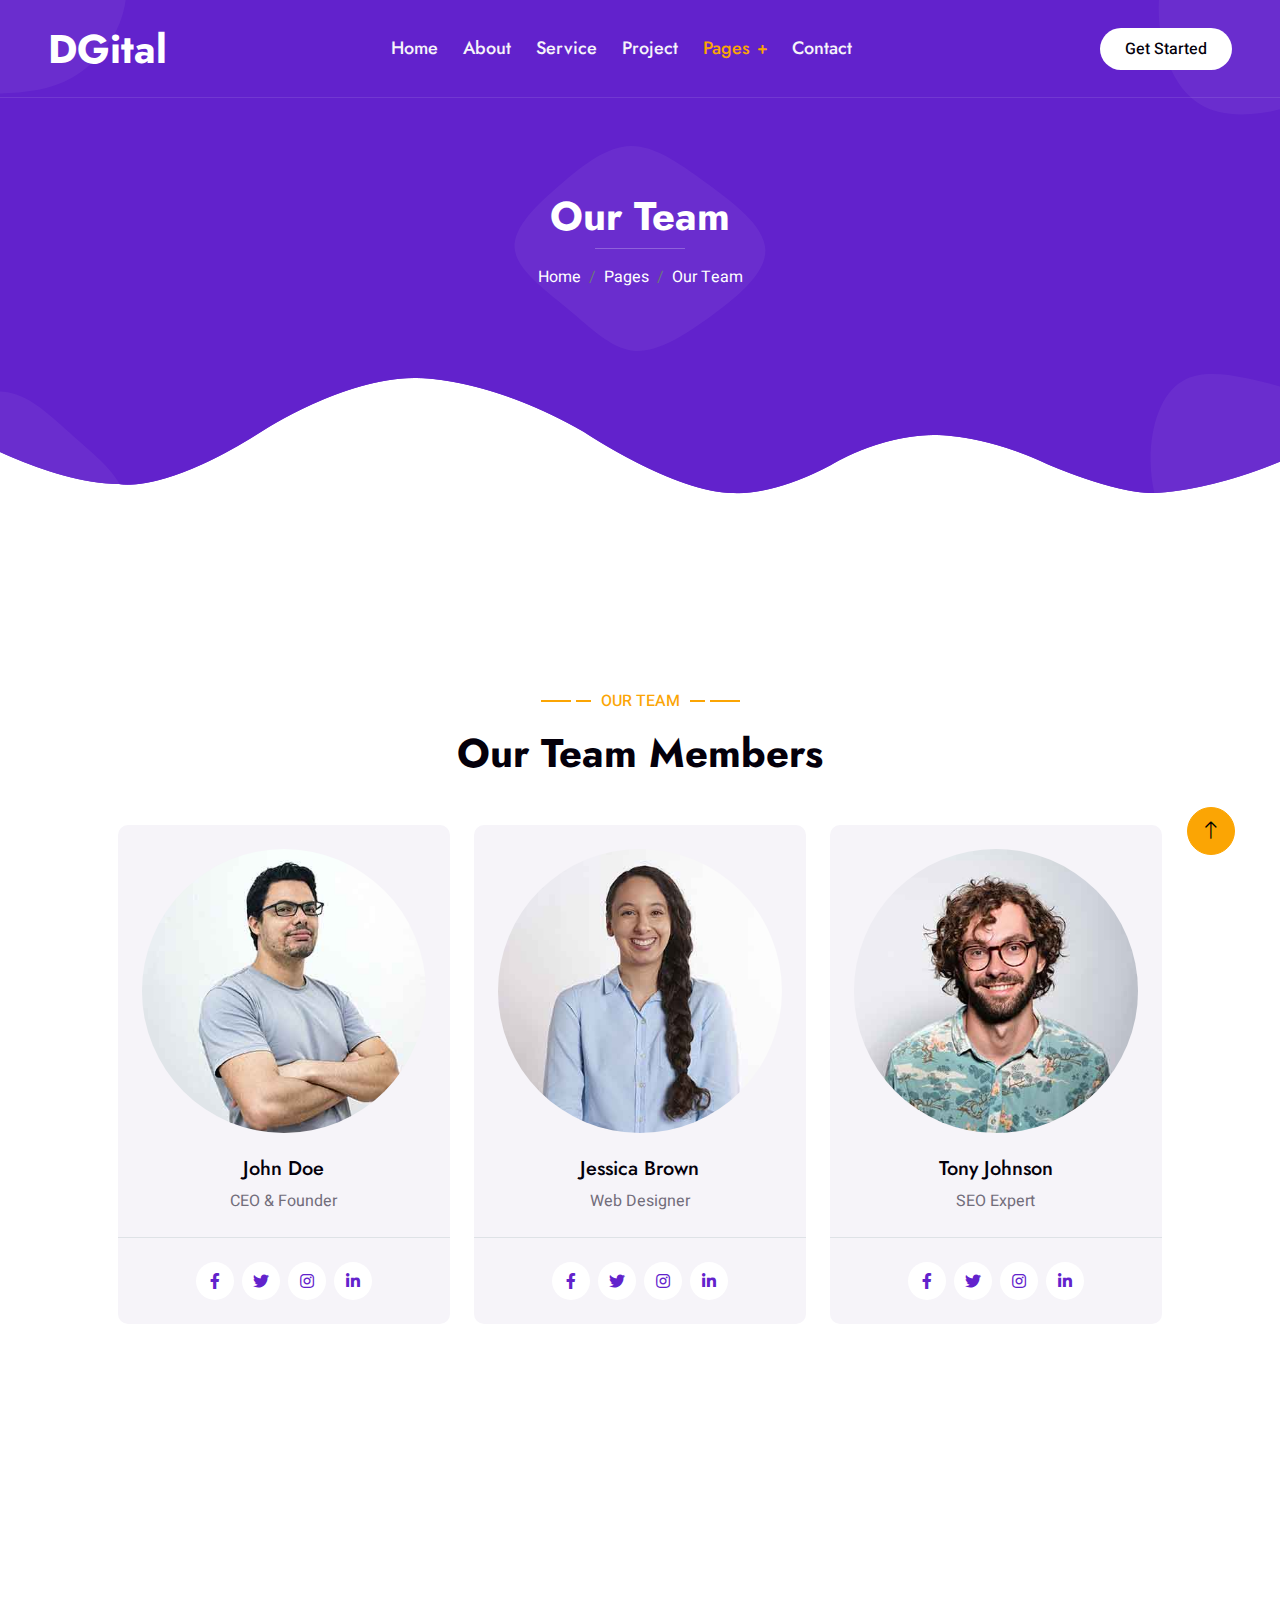
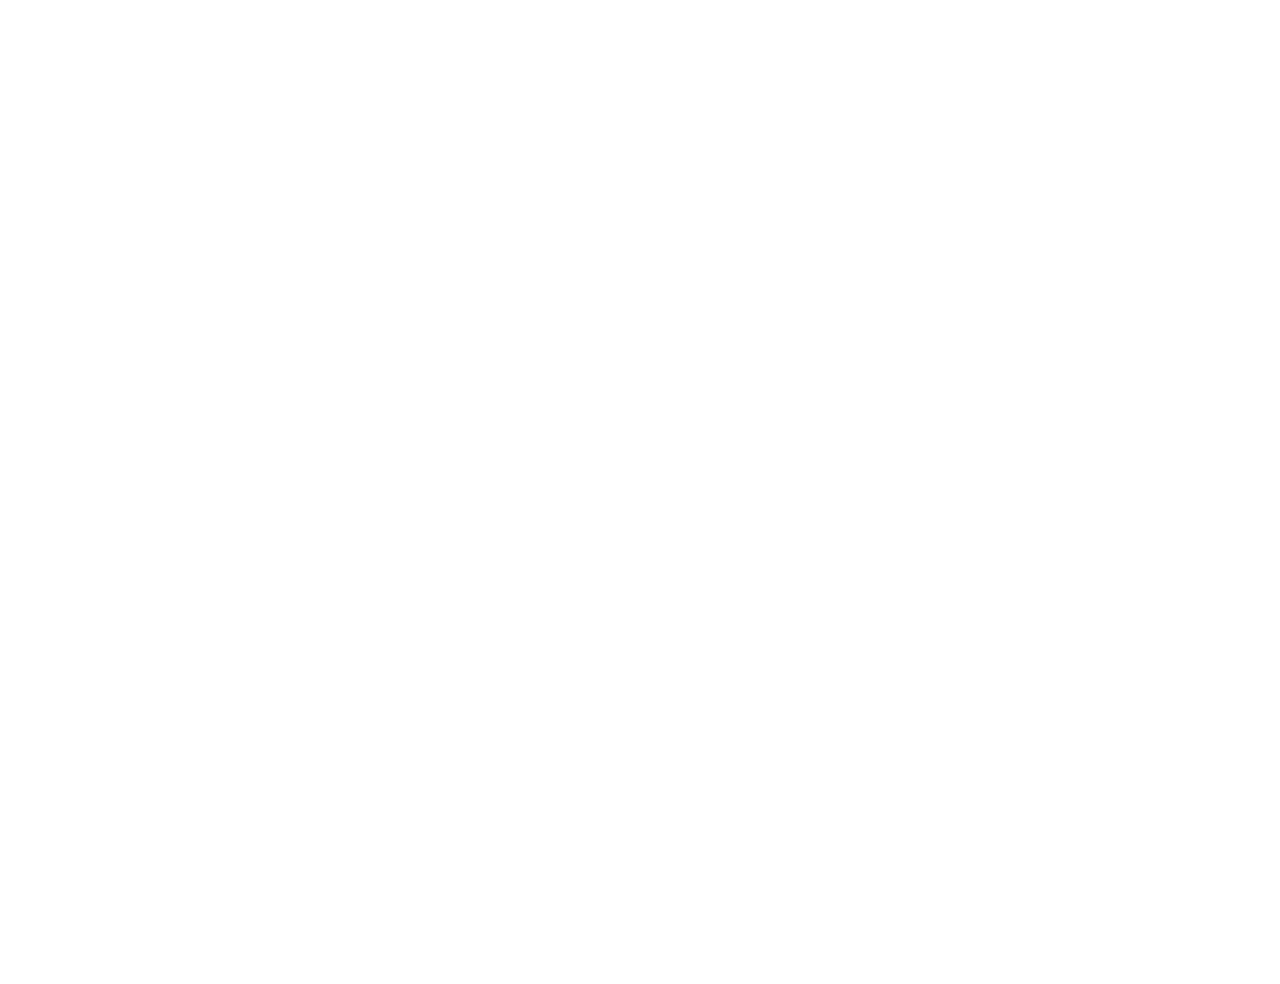
<file: team.html>
<!DOCTYPE html>
<html lang="en">

<head>
    <meta charset="utf-8">
    <title>DGital - Digital Agency HTML Template</title>
    <meta content="width=device-width, initial-scale=1.0" name="viewport">
    <meta content="" name="keywords">
    <meta content="" name="description">

    <!-- Favicon -->
    <link href="img/favicon.ico" rel="icon">

    <!-- Google Web Fonts -->
    <link rel="preconnect" href="https://fonts.googleapis.com">
    <link rel="preconnect" href="https://fonts.gstatic.com" crossorigin>
    <link href="https://fonts.googleapis.com/css2?family=Heebo:wght@400;500&family=Jost:wght@500;600;700&display=swap" rel="stylesheet"> 

    <!-- Icon Font Stylesheet -->
    <link href="https://cdnjs.cloudflare.com/ajax/libs/font-awesome/5.10.0/css/all.min.css" rel="stylesheet">
    <link href="https://cdn.jsdelivr.net/npm/bootstrap-icons@1.4.1/font/bootstrap-icons.css" rel="stylesheet">

    <!-- Libraries Stylesheet -->
    <link href="lib/animate/animate.min.css" rel="stylesheet">
    <link href="lib/owlcarousel/assets/owl.carousel.min.css" rel="stylesheet">
    <link href="lib/lightbox/css/lightbox.min.css" rel="stylesheet">

    <!-- Customized Bootstrap Stylesheet -->
    <link href="css/bootstrap.min.css" rel="stylesheet">

    <!-- Template Stylesheet -->
    <link href="css/style.css" rel="stylesheet">
</head>

<body>
    <div class="container-xxl bg-white p-0">
        <!-- Spinner Start -->
        <div id="spinner" class="show bg-white position-fixed translate-middle w-100 vh-100 top-50 start-50 d-flex align-items-center justify-content-center">
            <div class="spinner-grow text-primary" style="width: 3rem; height: 3rem;" role="status">
                <span class="sr-only">Loading...</span>
            </div>
        </div>
        <!-- Spinner End -->


        <!-- Navbar & Hero Start -->
        <div class="container-xxl position-relative p-0">
            <nav class="navbar navbar-expand-lg navbar-light px-4 px-lg-5 py-3 py-lg-0">
                <a href="" class="navbar-brand p-0">
                    <h1 class="m-0">DGital</h1>
                    <!-- <img src="img/logo.png" alt="Logo"> -->
                </a>
                <button class="navbar-toggler" type="button" data-bs-toggle="collapse" data-bs-target="#navbarCollapse">
                    <span class="fa fa-bars"></span>
                </button>
                <div class="collapse navbar-collapse" id="navbarCollapse">
                    <div class="navbar-nav mx-auto py-0">
                        <a href="index.html" class="nav-item nav-link">Home</a>
                        <a href="about.html" class="nav-item nav-link">About</a>
                        <a href="service.html" class="nav-item nav-link">Service</a>
                        <a href="project.html" class="nav-item nav-link">Project</a>
                        <div class="nav-item dropdown">
                            <a href="#" class="nav-link dropdown-toggle active" data-bs-toggle="dropdown">Pages</a>
                            <div class="dropdown-menu m-0">
                                <a href="team.html" class="dropdown-item active">Our Team</a>
                                <a href="testimonial.html" class="dropdown-item">Testimonial</a>
                                <a href="404.html" class="dropdown-item">404 Page</a>
                            </div>
                        </div>
                        <a href="contact.html" class="nav-item nav-link">Contact</a>
                    </div>
                    <a href="" class="btn rounded-pill py-2 px-4 ms-3 d-none d-lg-block">Get Started</a>
                </div>
            </nav>

            <div class="container-xxl py-5 bg-primary hero-header">
                <div class="container my-5 py-5 px-lg-5">
                    <div class="row g-5 py-5">
                        <div class="col-12 text-center">
                            <h1 class="text-white animated slideInDown">Our Team</h1>
                            <hr class="bg-white mx-auto mt-0" style="width: 90px;">
                            <nav aria-label="breadcrumb">
                                <ol class="breadcrumb justify-content-center">
                                    <li class="breadcrumb-item"><a class="text-white" href="#">Home</a></li>
                                    <li class="breadcrumb-item"><a class="text-white" href="#">Pages</a></li>
                                    <li class="breadcrumb-item text-white active" aria-current="page">Our Team</li>
                                </ol>
                            </nav>
                        </div>
                    </div>
                </div>
            </div>
        </div>
        <!-- Navbar & Hero End -->
        

        <!-- Team Start -->
        <div class="container-xxl py-5">
            <div class="container py-5 px-lg-5">
                <div class="wow fadeInUp" data-wow-delay="0.1s">
                    <p class="section-title text-secondary justify-content-center"><span></span>Our Team<span></span></p>
                    <h1 class="text-center mb-5">Our Team Members</h1>
                </div>
                <div class="row g-4">
                    <div class="col-lg-4 col-md-6 wow fadeInUp" data-wow-delay="0.1s">
                        <div class="team-item bg-light rounded">
                            <div class="text-center border-bottom p-4">
                                <img class="img-fluid rounded-circle mb-4" src="img/team-1.jpg" alt="">
                                <h5>John Doe</h5>
                                <span>CEO & Founder</span>
                            </div>
                            <div class="d-flex justify-content-center p-4">
                                <a class="btn btn-square mx-1" href=""><i class="fab fa-facebook-f"></i></a>
                                <a class="btn btn-square mx-1" href=""><i class="fab fa-twitter"></i></a>
                                <a class="btn btn-square mx-1" href=""><i class="fab fa-instagram"></i></a>
                                <a class="btn btn-square mx-1" href=""><i class="fab fa-linkedin-in"></i></a>
                            </div>
                        </div>
                    </div>
                    <div class="col-lg-4 col-md-6 wow fadeInUp" data-wow-delay="0.3s">
                        <div class="team-item bg-light rounded">
                            <div class="text-center border-bottom p-4">
                                <img class="img-fluid rounded-circle mb-4" src="img/team-2.jpg" alt="">
                                <h5>Jessica Brown</h5>
                                <span>Web Designer</span>
                            </div>
                            <div class="d-flex justify-content-center p-4">
                                <a class="btn btn-square mx-1" href=""><i class="fab fa-facebook-f"></i></a>
                                <a class="btn btn-square mx-1" href=""><i class="fab fa-twitter"></i></a>
                                <a class="btn btn-square mx-1" href=""><i class="fab fa-instagram"></i></a>
                                <a class="btn btn-square mx-1" href=""><i class="fab fa-linkedin-in"></i></a>
                            </div>
                        </div>
                    </div>
                    <div class="col-lg-4 col-md-6 wow fadeInUp" data-wow-delay="0.5s">
                        <div class="team-item bg-light rounded">
                            <div class="text-center border-bottom p-4">
                                <img class="img-fluid rounded-circle mb-4" src="img/team-3.jpg" alt="">
                                <h5>Tony Johnson</h5>
                                <span>SEO Expert</span>
                            </div>
                            <div class="d-flex justify-content-center p-4">
                                <a class="btn btn-square mx-1" href=""><i class="fab fa-facebook-f"></i></a>
                                <a class="btn btn-square mx-1" href=""><i class="fab fa-twitter"></i></a>
                                <a class="btn btn-square mx-1" href=""><i class="fab fa-instagram"></i></a>
                                <a class="btn btn-square mx-1" href=""><i class="fab fa-linkedin-in"></i></a>
                            </div>
                        </div>
                    </div>
                    <div class="col-lg-4 col-md-6 wow fadeInUp" data-wow-delay="0.1s">
                        <div class="team-item bg-light rounded">
                            <div class="text-center border-bottom p-4">
                                <img class="img-fluid rounded-circle mb-4" src="img/team-2.jpg" alt="">
                                <h5>John Doe</h5>
                                <span>CEO & Founder</span>
                            </div>
                            <div class="d-flex justify-content-center p-4">
                                <a class="btn btn-square mx-1" href=""><i class="fab fa-facebook-f"></i></a>
                                <a class="btn btn-square mx-1" href=""><i class="fab fa-twitter"></i></a>
                                <a class="btn btn-square mx-1" href=""><i class="fab fa-instagram"></i></a>
                                <a class="btn btn-square mx-1" href=""><i class="fab fa-linkedin-in"></i></a>
                            </div>
                        </div>
                    </div>
                    <div class="col-lg-4 col-md-6 wow fadeInUp" data-wow-delay="0.3s">
                        <div class="team-item bg-light rounded">
                            <div class="text-center border-bottom p-4">
                                <img class="img-fluid rounded-circle mb-4" src="img/team-3.jpg" alt="">
                                <h5>Jessica Brown</h5>
                                <span>Web Designer</span>
                            </div>
                            <div class="d-flex justify-content-center p-4">
                                <a class="btn btn-square mx-1" href=""><i class="fab fa-facebook-f"></i></a>
                                <a class="btn btn-square mx-1" href=""><i class="fab fa-twitter"></i></a>
                                <a class="btn btn-square mx-1" href=""><i class="fab fa-instagram"></i></a>
                                <a class="btn btn-square mx-1" href=""><i class="fab fa-linkedin-in"></i></a>
                            </div>
                        </div>
                    </div>
                    <div class="col-lg-4 col-md-6 wow fadeInUp" data-wow-delay="0.5s">
                        <div class="team-item bg-light rounded">
                            <div class="text-center border-bottom p-4">
                                <img class="img-fluid rounded-circle mb-4" src="img/team-1.jpg" alt="">
                                <h5>Tony Johnson</h5>
                                <span>SEO Expert</span>
                            </div>
                            <div class="d-flex justify-content-center p-4">
                                <a class="btn btn-square mx-1" href=""><i class="fab fa-facebook-f"></i></a>
                                <a class="btn btn-square mx-1" href=""><i class="fab fa-twitter"></i></a>
                                <a class="btn btn-square mx-1" href=""><i class="fab fa-instagram"></i></a>
                                <a class="btn btn-square mx-1" href=""><i class="fab fa-linkedin-in"></i></a>
                            </div>
                        </div>
                    </div>
                </div>
            </div>
        </div>
        <!-- Team End -->
        

        <!-- Footer Start -->
        <div class="container-fluid bg-primary text-light footer wow fadeIn" data-wow-delay="0.1s">
            <div class="container py-5 px-lg-5">
                <div class="row g-5">
                    <div class="col-md-6 col-lg-3">
                        <p class="section-title text-white h5 mb-4">Address<span></span></p>
                        <p><i class="fa fa-map-marker-alt me-3"></i>123 Street, New York, USA</p>
                        <p><i class="fa fa-phone-alt me-3"></i>+012 345 67890</p>
                        <p><i class="fa fa-envelope me-3"></i>info@example.com</p>
                        <div class="d-flex pt-2">
                            <a class="btn btn-outline-light btn-social" href=""><i class="fab fa-twitter"></i></a>
                            <a class="btn btn-outline-light btn-social" href=""><i class="fab fa-facebook-f"></i></a>
                            <a class="btn btn-outline-light btn-social" href=""><i class="fab fa-instagram"></i></a>
                            <a class="btn btn-outline-light btn-social" href=""><i class="fab fa-linkedin-in"></i></a>
                        </div>
                    </div>
                    <div class="col-md-6 col-lg-3">
                        <p class="section-title text-white h5 mb-4">Quick Link<span></span></p>
                        <a class="btn btn-link" href="">About Us</a>
                        <a class="btn btn-link" href="">Contact Us</a>
                        <a class="btn btn-link" href="">Privacy Policy</a>
                        <a class="btn btn-link" href="">Terms & Condition</a>
                        <a class="btn btn-link" href="">Career</a>
                    </div>
                    <div class="col-md-6 col-lg-3">
                        <p class="section-title text-white h5 mb-4">Gallery<span></span></p>
                        <div class="row g-2">
                            <div class="col-4">
                                <img class="img-fluid" src="img/portfolio-1.jpg" alt="Image">
                            </div>
                            <div class="col-4">
                                <img class="img-fluid" src="img/portfolio-2.jpg" alt="Image">
                            </div>
                            <div class="col-4">
                                <img class="img-fluid" src="img/portfolio-3.jpg" alt="Image">
                            </div>
                            <div class="col-4">
                                <img class="img-fluid" src="img/portfolio-4.jpg" alt="Image">
                            </div>
                            <div class="col-4">
                                <img class="img-fluid" src="img/portfolio-5.jpg" alt="Image">
                            </div>
                            <div class="col-4">
                                <img class="img-fluid" src="img/portfolio-6.jpg" alt="Image">
                            </div>
                        </div>
                    </div>
                    <div class="col-md-6 col-lg-3">
                        <p class="section-title text-white h5 mb-4">Newsletter<span></span></p>
                        <p>Lorem ipsum dolor sit amet elit. Phasellus nec pretium mi. Curabitur facilisis ornare velit non vulpu</p>
                        <div class="position-relative w-100 mt-3">
                            <input class="form-control border-0 rounded-pill w-100 ps-4 pe-5" type="text" placeholder="Your Email" style="height: 48px;">
                            <button type="button" class="btn shadow-none position-absolute top-0 end-0 mt-1 me-2"><i class="fa fa-paper-plane text-primary fs-4"></i></button>
                        </div>
                    </div>
                </div>
            </div>
            <div class="container px-lg-5">
                <div class="copyright">
                    <div class="row">
                        <div class="col-md-6 text-center text-md-start mb-3 mb-md-0">
                            &copy; <a class="border-bottom" href="#">Your Site Name</a>, All Right Reserved. 
							
							<!--/*** This template is free as long as you keep the footer author’s credit link/attribution link/backlink. If you'd like to use the template without the footer author’s credit link/attribution link/backlink, you can purchase the Credit Removal License from "https://htmlcodex.com/credit-removal". Thank you for your support. ***/-->
							Designed By <a class="border-bottom" href="https://htmlcodex.com">HTML Codex</a>
                        </div>
                        <div class="col-md-6 text-center text-md-end">
                            <div class="footer-menu">
                                <a href="">Home</a>
                                <a href="">Cookies</a>
                                <a href="">Help</a>
                                <a href="">FQAs</a>
                            </div>
                        </div>
                    </div>
                </div>
            </div>
        </div>
        <!-- Footer End -->


        <!-- Back to Top -->
        <a href="#" class="btn btn-lg btn-secondary btn-lg-square back-to-top"><i class="bi bi-arrow-up"></i></a>
    </div>

    <!-- JavaScript Libraries -->
    <script src="https://code.jquery.com/jquery-3.4.1.min.js"></script>
    <script src="https://cdn.jsdelivr.net/npm/bootstrap@5.0.0/dist/js/bootstrap.bundle.min.js"></script>
    <script src="lib/wow/wow.min.js"></script>
    <script src="lib/easing/easing.min.js"></script>
    <script src="lib/waypoints/waypoints.min.js"></script>
    <script src="lib/counterup/counterup.min.js"></script>
    <script src="lib/owlcarousel/owl.carousel.min.js"></script>
    <script src="lib/isotope/isotope.pkgd.min.js"></script>
    <script src="lib/lightbox/js/lightbox.min.js"></script>

    <!-- Template Javascript -->
    <script src="js/main.js"></script>
</body>

</html>
</file>
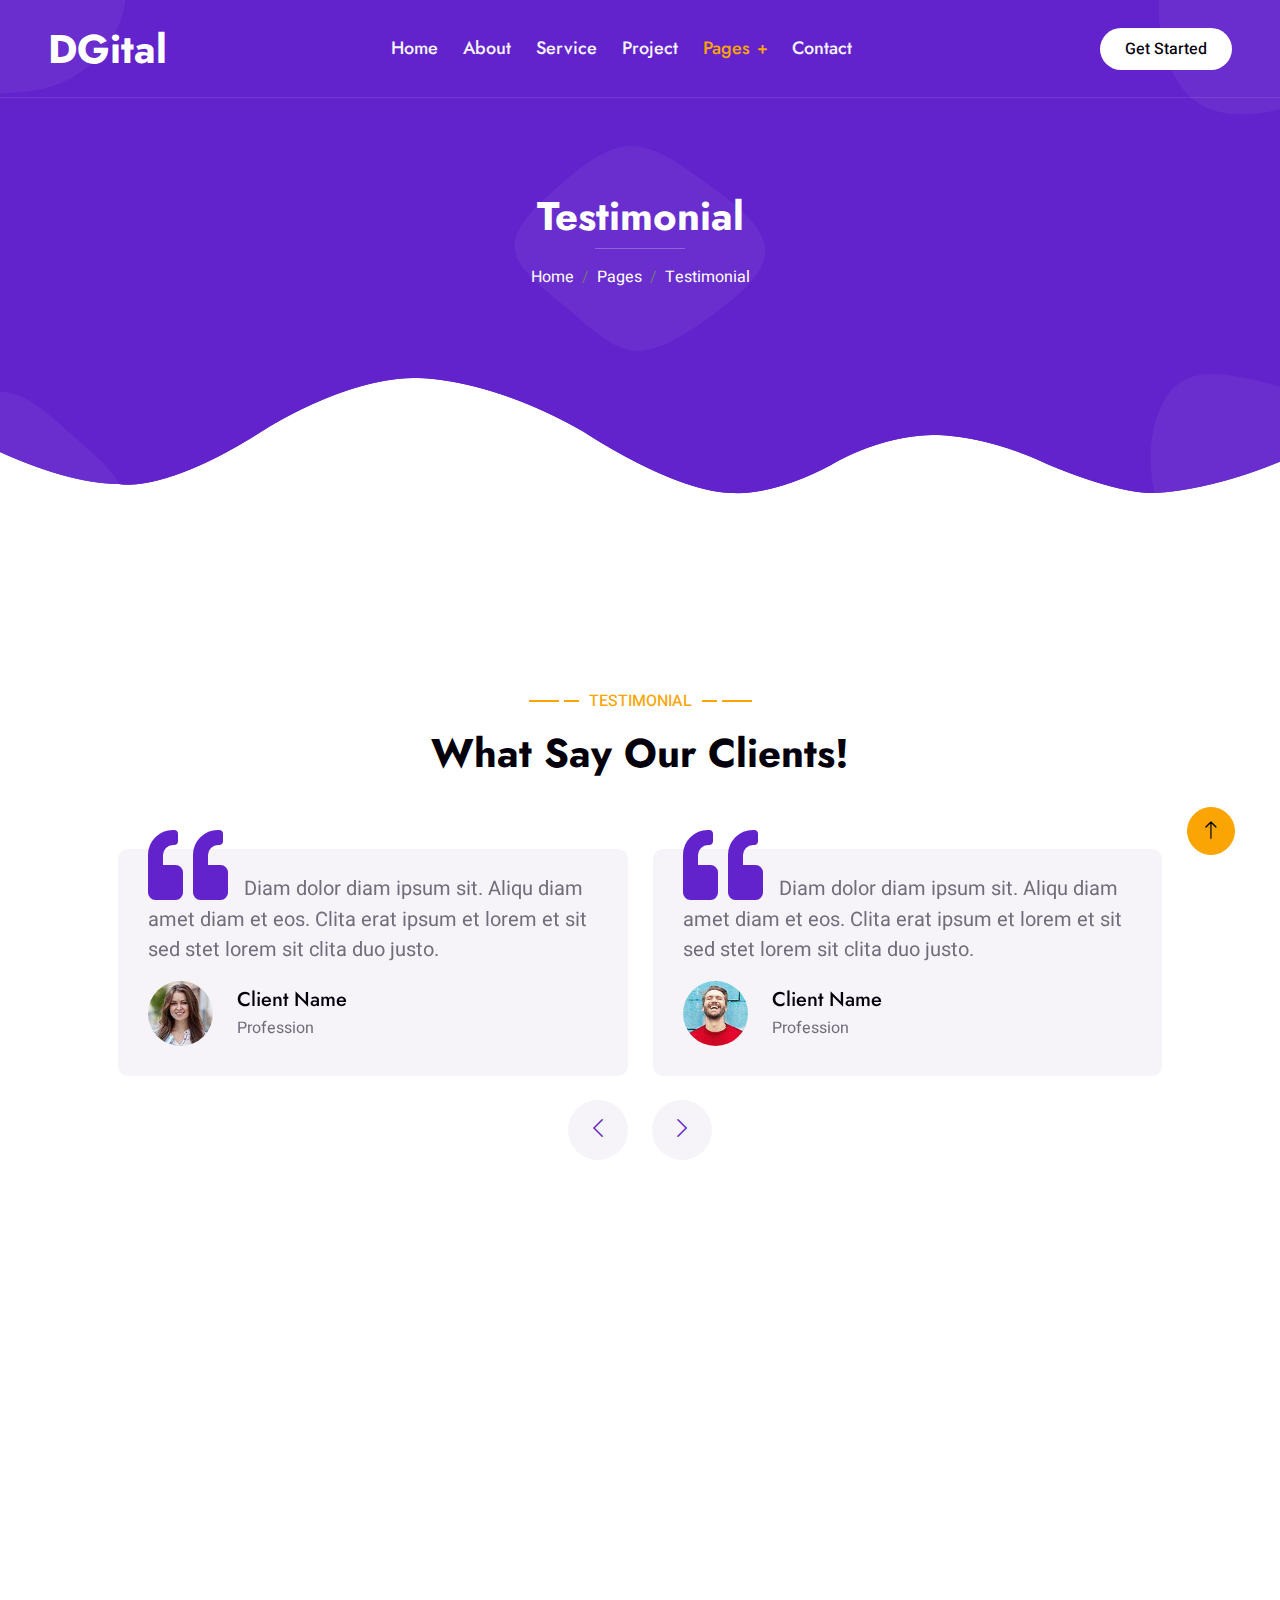
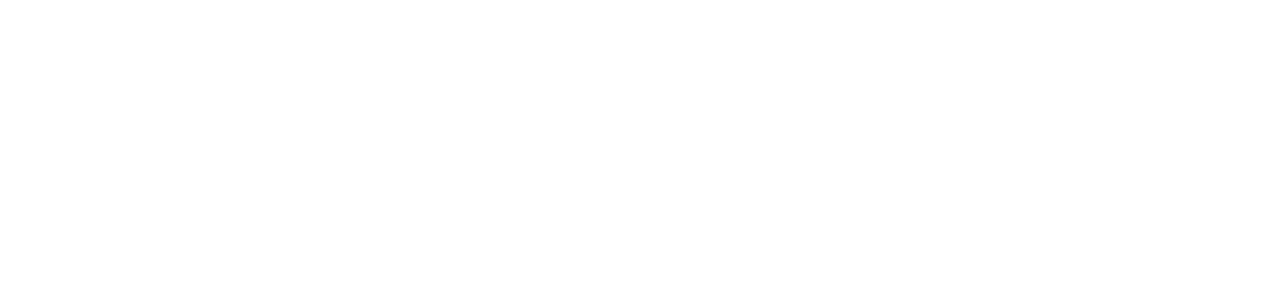
<file: testimonial.html>
<!DOCTYPE html>
<html lang="en">

<head>
    <meta charset="utf-8">
    <title>DGital - Digital Agency HTML Template</title>
    <meta content="width=device-width, initial-scale=1.0" name="viewport">
    <meta content="" name="keywords">
    <meta content="" name="description">

    <!-- Favicon -->
    <link href="img/favicon.ico" rel="icon">

    <!-- Google Web Fonts -->
    <link rel="preconnect" href="https://fonts.googleapis.com">
    <link rel="preconnect" href="https://fonts.gstatic.com" crossorigin>
    <link href="https://fonts.googleapis.com/css2?family=Heebo:wght@400;500&family=Jost:wght@500;600;700&display=swap" rel="stylesheet"> 

    <!-- Icon Font Stylesheet -->
    <link href="https://cdnjs.cloudflare.com/ajax/libs/font-awesome/5.10.0/css/all.min.css" rel="stylesheet">
    <link href="https://cdn.jsdelivr.net/npm/bootstrap-icons@1.4.1/font/bootstrap-icons.css" rel="stylesheet">

    <!-- Libraries Stylesheet -->
    <link href="lib/animate/animate.min.css" rel="stylesheet">
    <link href="lib/owlcarousel/assets/owl.carousel.min.css" rel="stylesheet">
    <link href="lib/lightbox/css/lightbox.min.css" rel="stylesheet">

    <!-- Customized Bootstrap Stylesheet -->
    <link href="css/bootstrap.min.css" rel="stylesheet">

    <!-- Template Stylesheet -->
    <link href="css/style.css" rel="stylesheet">
</head>

<body>
    <div class="container-xxl bg-white p-0">
        <!-- Spinner Start -->
        <div id="spinner" class="show bg-white position-fixed translate-middle w-100 vh-100 top-50 start-50 d-flex align-items-center justify-content-center">
            <div class="spinner-grow text-primary" style="width: 3rem; height: 3rem;" role="status">
                <span class="sr-only">Loading...</span>
            </div>
        </div>
        <!-- Spinner End -->


        <!-- Navbar & Hero Start -->
        <div class="container-xxl position-relative p-0">
            <nav class="navbar navbar-expand-lg navbar-light px-4 px-lg-5 py-3 py-lg-0">
                <a href="" class="navbar-brand p-0">
                    <h1 class="m-0">DGital</h1>
                    <!-- <img src="img/logo.png" alt="Logo"> -->
                </a>
                <button class="navbar-toggler" type="button" data-bs-toggle="collapse" data-bs-target="#navbarCollapse">
                    <span class="fa fa-bars"></span>
                </button>
                <div class="collapse navbar-collapse" id="navbarCollapse">
                    <div class="navbar-nav mx-auto py-0">
                        <a href="index.html" class="nav-item nav-link">Home</a>
                        <a href="about.html" class="nav-item nav-link">About</a>
                        <a href="service.html" class="nav-item nav-link">Service</a>
                        <a href="project.html" class="nav-item nav-link">Project</a>
                        <div class="nav-item dropdown">
                            <a href="#" class="nav-link dropdown-toggle active" data-bs-toggle="dropdown">Pages</a>
                            <div class="dropdown-menu m-0">
                                <a href="team.html" class="dropdown-item">Our Team</a>
                                <a href="testimonial.html" class="dropdown-item active">Testimonial</a>
                                <a href="404.html" class="dropdown-item">404 Page</a>
                            </div>
                        </div>
                        <a href="contact.html" class="nav-item nav-link">Contact</a>
                    </div>
                    <a href="" class="btn rounded-pill py-2 px-4 ms-3 d-none d-lg-block">Get Started</a>
                </div>
            </nav>

            <div class="container-xxl py-5 bg-primary hero-header">
                <div class="container my-5 py-5 px-lg-5">
                    <div class="row g-5 py-5">
                        <div class="col-12 text-center">
                            <h1 class="text-white animated slideInDown">Testimonial</h1>
                            <hr class="bg-white mx-auto mt-0" style="width: 90px;">
                            <nav aria-label="breadcrumb">
                                <ol class="breadcrumb justify-content-center">
                                    <li class="breadcrumb-item"><a class="text-white" href="#">Home</a></li>
                                    <li class="breadcrumb-item"><a class="text-white" href="#">Pages</a></li>
                                    <li class="breadcrumb-item text-white active" aria-current="page">Testimonial</li>
                                </ol>
                            </nav>
                        </div>
                    </div>
                </div>
            </div>
        </div>
        <!-- Navbar & Hero End -->
        

        <!-- Testimonial Start -->
        <div class="container-xxl py-5 wow fadeInUp" data-wow-delay="0.1s">
            <div class="container py-5 px-lg-5">
                <p class="section-title text-secondary justify-content-center"><span></span>Testimonial<span></span></p>
                <h1 class="text-center mb-5">What Say Our Clients!</h1>
                <div class="owl-carousel testimonial-carousel">
                    <div class="testimonial-item bg-light rounded my-4">
                        <p class="fs-5"><i class="fa fa-quote-left fa-4x text-primary mt-n4 me-3"></i>Diam dolor diam ipsum sit. Aliqu diam amet diam et eos. Clita erat ipsum et lorem et sit sed stet lorem sit clita duo justo.</p>
                        <div class="d-flex align-items-center">
                            <img class="img-fluid flex-shrink-0 rounded-circle" src="img/testimonial-1.jpg" style="width: 65px; height: 65px;">
                            <div class="ps-4">
                                <h5 class="mb-1">Client Name</h5>
                                <span>Profession</span>
                            </div>
                        </div>
                    </div>
                    <div class="testimonial-item bg-light rounded my-4">
                        <p class="fs-5"><i class="fa fa-quote-left fa-4x text-primary mt-n4 me-3"></i>Diam dolor diam ipsum sit. Aliqu diam amet diam et eos. Clita erat ipsum et lorem et sit sed stet lorem sit clita duo justo.</p>
                        <div class="d-flex align-items-center">
                            <img class="img-fluid flex-shrink-0 rounded-circle" src="img/testimonial-2.jpg" style="width: 65px; height: 65px;">
                            <div class="ps-4">
                                <h5 class="mb-1">Client Name</h5>
                                <span>Profession</span>
                            </div>
                        </div>
                    </div>
                    <div class="testimonial-item bg-light rounded my-4">
                        <p class="fs-5"><i class="fa fa-quote-left fa-4x text-primary mt-n4 me-3"></i>Diam dolor diam ipsum sit. Aliqu diam amet diam et eos. Clita erat ipsum et lorem et sit sed stet lorem sit clita duo justo.</p>
                        <div class="d-flex align-items-center">
                            <img class="img-fluid flex-shrink-0 rounded-circle" src="img/testimonial-3.jpg" style="width: 65px; height: 65px;">
                            <div class="ps-4">
                                <h5 class="mb-1">Client Name</h5>
                                <span>Profession</span>
                            </div>
                        </div>
                    </div>
                </div>
            </div>
        </div>
        <!-- Testimonial End -->
        

        <!-- Footer Start -->
        <div class="container-fluid bg-primary text-light footer wow fadeIn" data-wow-delay="0.1s">
            <div class="container py-5 px-lg-5">
                <div class="row g-5">
                    <div class="col-md-6 col-lg-3">
                        <p class="section-title text-white h5 mb-4">Address<span></span></p>
                        <p><i class="fa fa-map-marker-alt me-3"></i>123 Street, New York, USA</p>
                        <p><i class="fa fa-phone-alt me-3"></i>+012 345 67890</p>
                        <p><i class="fa fa-envelope me-3"></i>info@example.com</p>
                        <div class="d-flex pt-2">
                            <a class="btn btn-outline-light btn-social" href=""><i class="fab fa-twitter"></i></a>
                            <a class="btn btn-outline-light btn-social" href=""><i class="fab fa-facebook-f"></i></a>
                            <a class="btn btn-outline-light btn-social" href=""><i class="fab fa-instagram"></i></a>
                            <a class="btn btn-outline-light btn-social" href=""><i class="fab fa-linkedin-in"></i></a>
                        </div>
                    </div>
                    <div class="col-md-6 col-lg-3">
                        <p class="section-title text-white h5 mb-4">Quick Link<span></span></p>
                        <a class="btn btn-link" href="">About Us</a>
                        <a class="btn btn-link" href="">Contact Us</a>
                        <a class="btn btn-link" href="">Privacy Policy</a>
                        <a class="btn btn-link" href="">Terms & Condition</a>
                        <a class="btn btn-link" href="">Career</a>
                    </div>
                    <div class="col-md-6 col-lg-3">
                        <p class="section-title text-white h5 mb-4">Gallery<span></span></p>
                        <div class="row g-2">
                            <div class="col-4">
                                <img class="img-fluid" src="img/portfolio-1.jpg" alt="Image">
                            </div>
                            <div class="col-4">
                                <img class="img-fluid" src="img/portfolio-2.jpg" alt="Image">
                            </div>
                            <div class="col-4">
                                <img class="img-fluid" src="img/portfolio-3.jpg" alt="Image">
                            </div>
                            <div class="col-4">
                                <img class="img-fluid" src="img/portfolio-4.jpg" alt="Image">
                            </div>
                            <div class="col-4">
                                <img class="img-fluid" src="img/portfolio-5.jpg" alt="Image">
                            </div>
                            <div class="col-4">
                                <img class="img-fluid" src="img/portfolio-6.jpg" alt="Image">
                            </div>
                        </div>
                    </div>
                    <div class="col-md-6 col-lg-3">
                        <p class="section-title text-white h5 mb-4">Newsletter<span></span></p>
                        <p>Lorem ipsum dolor sit amet elit. Phasellus nec pretium mi. Curabitur facilisis ornare velit non vulpu</p>
                        <div class="position-relative w-100 mt-3">
                            <input class="form-control border-0 rounded-pill w-100 ps-4 pe-5" type="text" placeholder="Your Email" style="height: 48px;">
                            <button type="button" class="btn shadow-none position-absolute top-0 end-0 mt-1 me-2"><i class="fa fa-paper-plane text-primary fs-4"></i></button>
                        </div>
                    </div>
                </div>
            </div>
            <div class="container px-lg-5">
                <div class="copyright">
                    <div class="row">
                        <div class="col-md-6 text-center text-md-start mb-3 mb-md-0">
                            &copy; <a class="border-bottom" href="#">Your Site Name</a>, All Right Reserved. 
							
							<!--/*** This template is free as long as you keep the footer author’s credit link/attribution link/backlink. If you'd like to use the template without the footer author’s credit link/attribution link/backlink, you can purchase the Credit Removal License from "https://htmlcodex.com/credit-removal". Thank you for your support. ***/-->
							Designed By <a class="border-bottom" href="https://htmlcodex.com">HTML Codex</a>
                        </div>
                        <div class="col-md-6 text-center text-md-end">
                            <div class="footer-menu">
                                <a href="">Home</a>
                                <a href="">Cookies</a>
                                <a href="">Help</a>
                                <a href="">FQAs</a>
                            </div>
                        </div>
                    </div>
                </div>
            </div>
        </div>
        <!-- Footer End -->


        <!-- Back to Top -->
        <a href="#" class="btn btn-lg btn-secondary btn-lg-square back-to-top"><i class="bi bi-arrow-up"></i></a>
    </div>

    <!-- JavaScript Libraries -->
    <script src="https://code.jquery.com/jquery-3.4.1.min.js"></script>
    <script src="https://cdn.jsdelivr.net/npm/bootstrap@5.0.0/dist/js/bootstrap.bundle.min.js"></script>
    <script src="lib/wow/wow.min.js"></script>
    <script src="lib/easing/easing.min.js"></script>
    <script src="lib/waypoints/waypoints.min.js"></script>
    <script src="lib/counterup/counterup.min.js"></script>
    <script src="lib/owlcarousel/owl.carousel.min.js"></script>
    <script src="lib/isotope/isotope.pkgd.min.js"></script>
    <script src="lib/lightbox/js/lightbox.min.js"></script>

    <!-- Template Javascript -->
    <script src="js/main.js"></script>
</body>

</html>
</file>
<file: css/style.css>
/********** Template CSS **********/
:root {
    --primary: #6222CC;
    --secondary: #FBA504;
    --light: #F6F4F9;
    --dark: #04000B;
}


/*** Spinner ***/
#spinner {
    opacity: 0;
    visibility: hidden;
    transition: opacity .5s ease-out, visibility 0s linear .5s;
    z-index: 99999;
}

#spinner.show {
    transition: opacity .5s ease-out, visibility 0s linear 0s;
    visibility: visible;
    opacity: 1;
}

.back-to-top {
    position: fixed;
    display: none;
    right: 45px;
    bottom: 45px;
    z-index: 99;
}


/*** Heading ***/
h1,
h2,
.fw-bold {
    font-weight: 700 !important;
}

h3,
h4,
.fw-semi-bold {
    font-weight: 600 !important;
}

h5,
h6,
.fw-medium {
    font-weight: 500 !important;
}


/*** Button ***/
.btn {
    font-weight: 500;
    transition: .5s;
}

.btn:hover {
    box-shadow: 0 0 10px rgba(0, 0, 0, .5);
}
.btn-square {
    width: 38px;
    height: 38px;
}

.btn-sm-square {
    width: 32px;
    height: 32px;
}

.btn-lg-square {
    width: 48px;
    height: 48px;
}

.btn-square,
.btn-sm-square,
.btn-lg-square {
    padding: 0;
    display: flex;
    align-items: center;
    justify-content: center;
    font-weight: normal;
    border-radius: 50px;
}


/*** Navbar ***/
.navbar .dropdown-toggle::after {
    border: none;
    content: "\f067";
    font-family: "Font Awesome 5 Free";
    font-size: 10px;
    font-weight: bold;
    vertical-align: middle;
    margin-left: 8px;
}

.navbar-light .navbar-nav .nav-link {
    position: relative;
    margin-right: 25px;
    padding: 35px 0;
    font-family: 'Jost', sans-serif;
    font-size: 18px;
    font-weight: 500;
    color: var(--light) !important;
    outline: none;
    transition: .5s;
}

.sticky-top.navbar-light .navbar-nav .nav-link {
    padding: 20px 0;
    color: var(--dark) !important;
}

.navbar-light .navbar-nav .nav-link:hover,
.navbar-light .navbar-nav .nav-link.active {
    color: var(--secondary) !important;
}

.navbar-light .navbar-brand h1 {
    color: #FFFFFF;
}

.navbar-light .navbar-brand img {
    max-height: 60px;
    transition: .5s;
}

.sticky-top.navbar-light .navbar-brand img {
    max-height: 45px;
}

@media (max-width: 991.98px) {
    .sticky-top.navbar-light {
        position: relative;
        background: #FFFFFF;
    }

    .navbar-light .navbar-collapse {
        margin-top: 15px;
        border-top: 1px solid #DDDDDD;
    }

    .navbar-light .navbar-nav .nav-link,
    .sticky-top.navbar-light .navbar-nav .nav-link {
        padding: 10px 0;
        margin-left: 0;
        color: var(--dark) !important;
    }

    .navbar-light .navbar-brand h1 {
        color: var(--primary);
    }

    .navbar-light .navbar-brand img {
        max-height: 45px;
    }
}

@media (min-width: 992px) {
    .navbar-light {
        position: absolute;
        width: 100%;
        top: 0;
        left: 0;
        border-bottom: 1px solid rgba(256, 256, 256, .1);
        z-index: 999;
    }
    
    .sticky-top.navbar-light {
        position: fixed;
        background: #FFFFFF;
    }

    .sticky-top.navbar-light .navbar-brand h1 {
        color: var(--primary);
    }

    .navbar-light .navbar-nav .nav-item .dropdown-menu {
        display: block;
        border: none;
        margin-top: 0;
        top: 150%;
        opacity: 0;
        visibility: hidden;
        transition: .5s;
    }

    .navbar-light .navbar-nav .nav-item:hover .dropdown-menu {
        top: 100%;
        visibility: visible;
        transition: .5s;
        opacity: 1;
    }

    .navbar-light .btn {
        color: var(--dark);
        background: #FFFFFF;
    }

    .sticky-top.navbar-light .btn {
        color: var(--dark);
        background: var(--secondary);
    }
}


/*** Hero Header ***/
.hero-header {
    margin-bottom: 6rem;
    padding: 18rem 0;
    background:
        url(../img/blob-top-left.png),
        url(../img/blob-top-right.png),
        url(../img/blob-bottom-left.png),
        url(../img/blob-bottom-right.png),
        url(../img/blob-center.png),
        url(../img/bg-bottom.png);
    background-position:
        left 0px top 0px,
        right 0px top 0px,
        left 0px bottom 0px,
        right 0px bottom 0px,
        center center,
        center bottom;
    background-repeat: no-repeat;
}

@media (max-width: 991.98px) {
    .hero-header {
        padding: 6rem 0 9rem 0;
    }
}


/*** Section Title ***/
.section-title {
    position: relative;
    display: flex;
    align-items: center;
    font-weight: 500;
    text-transform: uppercase;
}

.section-title span:first-child,
.section-title span:last-child {
    position: relative;
    display: inline-block;
    margin-right: 30px;
    width: 30px;
    height: 2px;
}

.section-title span:last-child {
    margin-right: 0;
    margin-left: 30px;
}

.section-title span:first-child::after,
.section-title span:last-child::after {
    position: absolute;
    content: "";
    width: 15px;
    height: 2px;
    top: 0;
    right: -20px;
}

.section-title span:last-child::after {
    right: auto;
    left: -20px;
}

.section-title.text-primary span:first-child,
.section-title.text-primary span:last-child,
.section-title.text-primary span:first-child::after,
.section-title.text-primary span:last-child::after {
    background: var(--primary);
}

.section-title.text-secondary span:first-child,
.section-title.text-secondary span:last-child,
.section-title.text-secondary span:first-child::after,
.section-title.text-secondary span:last-child::after {
    background: var(--secondary);
}

.section-title.text-white span:first-child,
.section-title.text-white span:last-child,
.section-title.text-white span:first-child::after,
.section-title.text-white span:last-child::after {
    background: #FFFFFF;
}


/*** Feature ***/
.feature-item {
    transition: .5s;
}

.feature-item:hover {
    margin-top: -15px;
}


/*** About ***/
.progress {
    height: 5px;
}

.progress .progress-bar {
    width: 0px;
    transition: 3s;
}


/*** Fact ***/
.fact {
    margin: 6rem 0;
    background:
        url(../img/blob-top-left.png),
        url(../img/blob-top-right.png),
        url(../img/blob-bottom-left.png),
        url(../img/blob-bottom-right.png),
        url(../img/blob-center.png);
    background-position:
        left 0px top 0px,
        right 0px top 0px,
        left 0px bottom 0px,
        right 0px bottom 0px,
        center center;
    background-repeat: no-repeat;
}


/*** Service ***/
.service-item {
    position: relative;
    padding: 45px 30px;
    background: var(--light);
    overflow: hidden;
    transition: .5s;
}

.service-item:hover {
    margin-top: -15px;
    padding-bottom: 60px;
    background: var(--primary);
}

.service-item .service-icon {
    margin: 0 auto 20px auto;
    width: 100px;
    height: 100px;
    display: flex;
    align-items: center;
    justify-content: center;
    color: var(--light);
    background: url(../img/blob-primary.png) center center no-repeat;
    background-size: contain;
    transition: .5s;
}

.service-item:hover .service-icon {
    color: var(--dark);
    background: url(../img/blob-secondary.png) center center no-repeat;
    background-size: contain;
}

.service-item h5,
.service-item p {
    transition: .5s;
}

.service-item:hover h5,
.service-item:hover p {
    color: #FFFFFF;
}

.service-item a.btn {
    position: absolute;
    bottom: -40px;
    left: 50%;
    transform: translateX(-50%);
    color: var(--primary);
    background: #FFFFFF;
    border-radius: 40px 40px 0 0;
    transition: .5s;
    z-index: 1;
}

.service-item a.btn:hover {
    color: var(--dark);
    background: var(--secondary);
}

.service-item:hover a.btn {
    bottom: 0;
}


/*** Project Portfolio ***/
#portfolio-flters li {
    display: inline-block;
    font-weight: 500;
    color: var(--dark);
    cursor: pointer;
    transition: .5s;
    border-bottom: 2px solid transparent;
}

#portfolio-flters li:hover,
#portfolio-flters li.active {
    color: var(--primary);
    border-color: var(--primary);
}

.portfolio-item img {
    transition: .5s;
}

.portfolio-item:hover img {
    transform: scale(1.1);
}

.portfolio-item .portfolio-overlay {
    position: absolute;
    display: flex;
    align-items: center;
    justify-content: center;
    width: 100%;
    height: 100%;
    top: 0;
    left: 0;
    background: rgba(98, 34, 204, .9);
    transition: .5s;
    opacity: 0;
}

.portfolio-item:hover .portfolio-overlay {
    opacity: 1;
}


/*** Newsletter ***/
.newsletter {
    margin: 6rem 0;
    background:
        url(../img/blob-top-left.png),
        url(../img/blob-top-right.png),
        url(../img/blob-bottom-left.png),
        url(../img/blob-bottom-right.png),
        url(../img/blob-center.png);
    background-position:
        left 0px top 0px,
        right 0px top 0px,
        left 0px bottom 0px,
        right 0px bottom 0px,
        center center;
    background-repeat: no-repeat;
}


/*** Testimonial ***/
.testimonial-carousel .testimonial-item {
    padding: 0 30px 30px 30px;
}

.testimonial-carousel .owl-nav {
    display: flex;
    justify-content: center;
}

.testimonial-carousel .owl-nav .owl-prev,
.testimonial-carousel .owl-nav .owl-next {
    margin: 0 12px;
    width: 60px;
    height: 60px;
    display: flex;
    align-items: center;
    justify-content: center;
    color: var(--primary);
    background: var(--light);
    border-radius: 60px;
    font-size: 22px;
    transition: .5s;
}

.testimonial-carousel .owl-nav .owl-prev:hover,
.testimonial-carousel .owl-nav .owl-next:hover {
    color: #FFFFFF;
    background: var(--primary);
    box-shadow: 0 0 10px rgba(0, 0, 0, .5);
}


/*** Team ***/
.team-item .btn {
    color: var(--primary);
    background: #FFFFFF;
}

.team-item .btn:hover {
    color: #FFFFFF;
    background: var(--primary);
}


/*** Footer ***/
.footer {
    margin-top: 6rem;
    padding-top: 9rem;
    background:
        url(../img/bg-top.png),
        url(../img/map.png);
    background-position:
        center top,
        center center;
    background-repeat: no-repeat;
}

.footer .btn.btn-social {
    margin-right: 5px;
    width: 40px;
    height: 40px;
    display: flex;
    align-items: center;
    justify-content: center;
    color: var(--light);
    border: 1px solid rgba(256, 256, 256, .1);
    border-radius: 40px;
    transition: .3s;
}

.footer .btn.btn-social:hover {
    color: var(--primary);
}

.footer .btn.btn-link {
    display: block;
    margin-bottom: 10px;
    padding: 0;
    text-align: left;
    color: var(--light);
    font-weight: normal;
    transition: .3s;
}

.footer .btn.btn-link::before {
    position: relative;
    content: "\f105";
    font-family: "Font Awesome 5 Free";
    font-weight: 900;
    margin-right: 10px;
}

.footer .btn.btn-link:hover {
    letter-spacing: 1px;
    box-shadow: none;
    color: var(--secondary);
}

.footer .copyright {
    padding: 25px 0;
    font-size: 14px;
    border-top: 1px solid rgba(256, 256, 256, .1);
}

.footer .copyright a {
    color: var(--light);
}

.footer .footer-menu a {
    margin-right: 15px;
    padding-right: 15px;
    border-right: 1px solid rgba(255, 255, 255, .1);
}

.footer .footer-menu a:last-child {
    margin-right: 0;
    padding-right: 0;
    border-right: none;
}

.footer .copyright a:hover,
.footer .footer-menu a:hover {
    color: var(--secondary);
}
</file>
